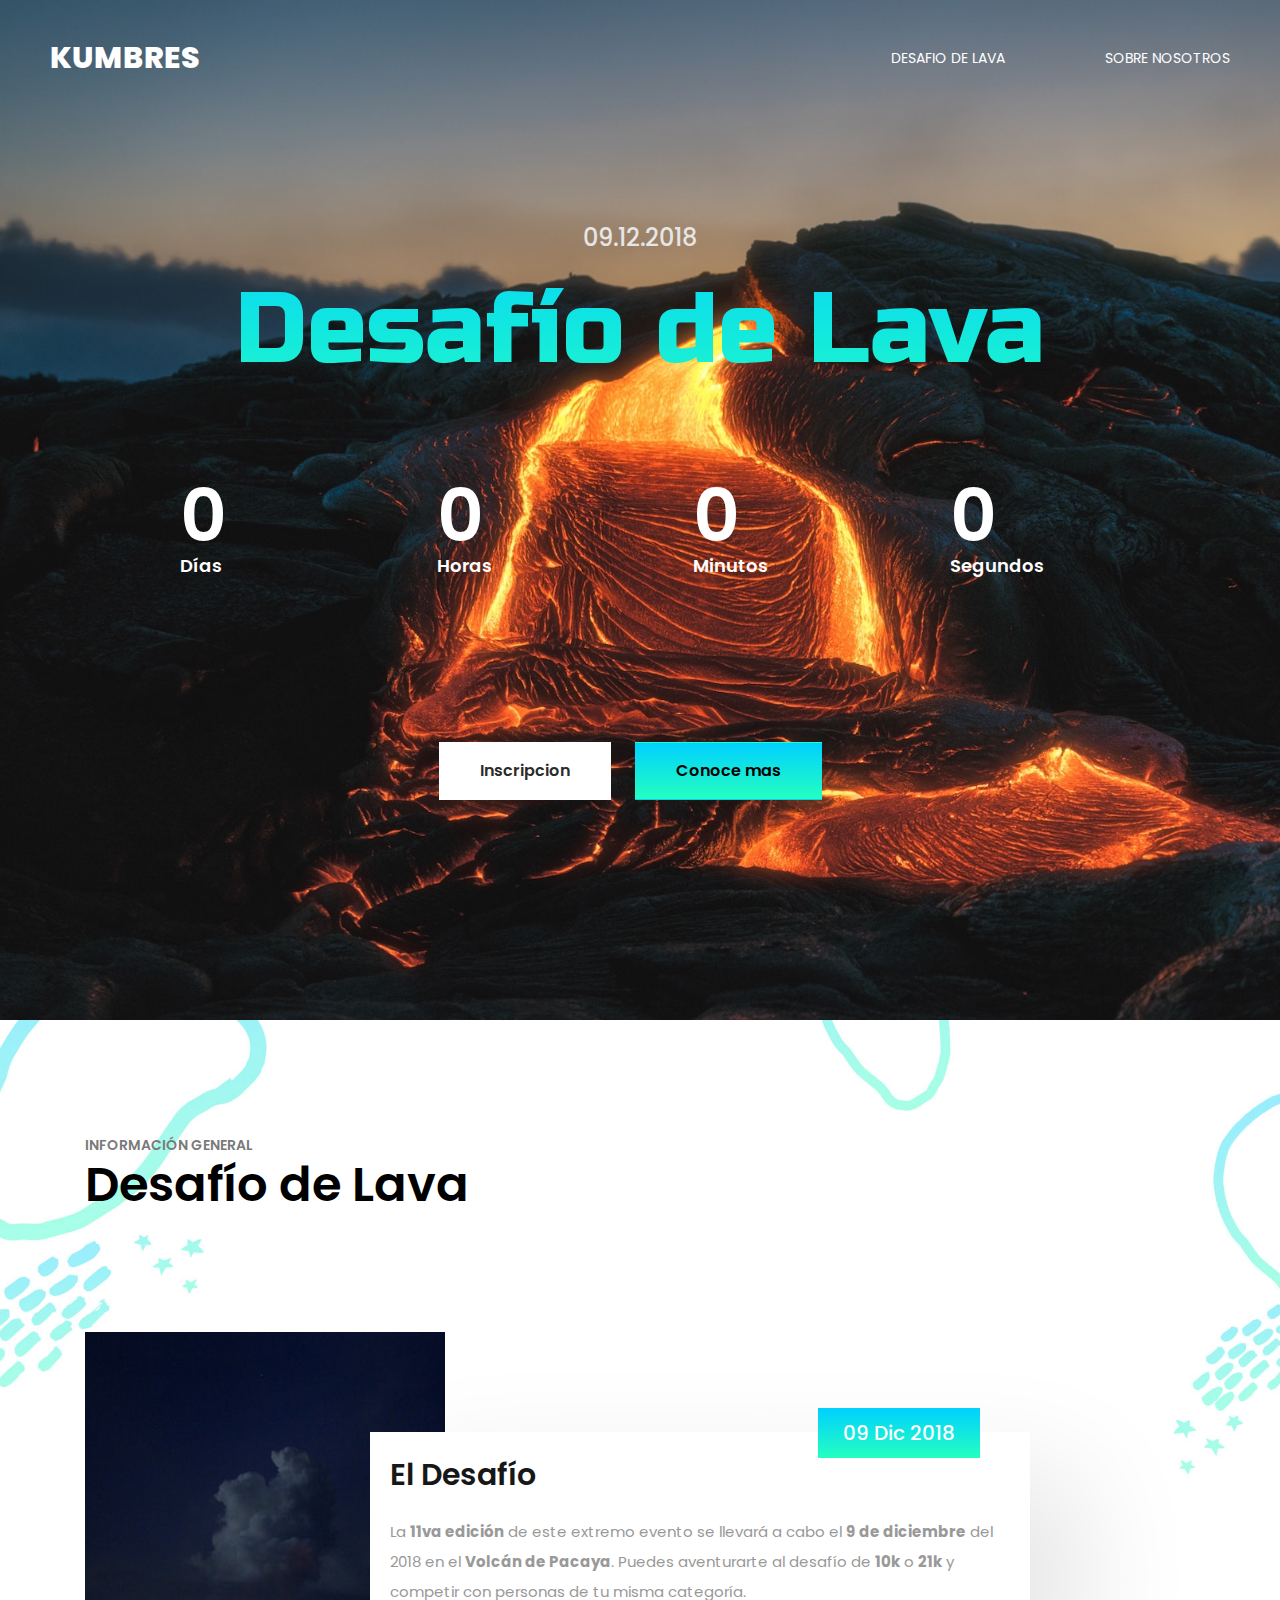
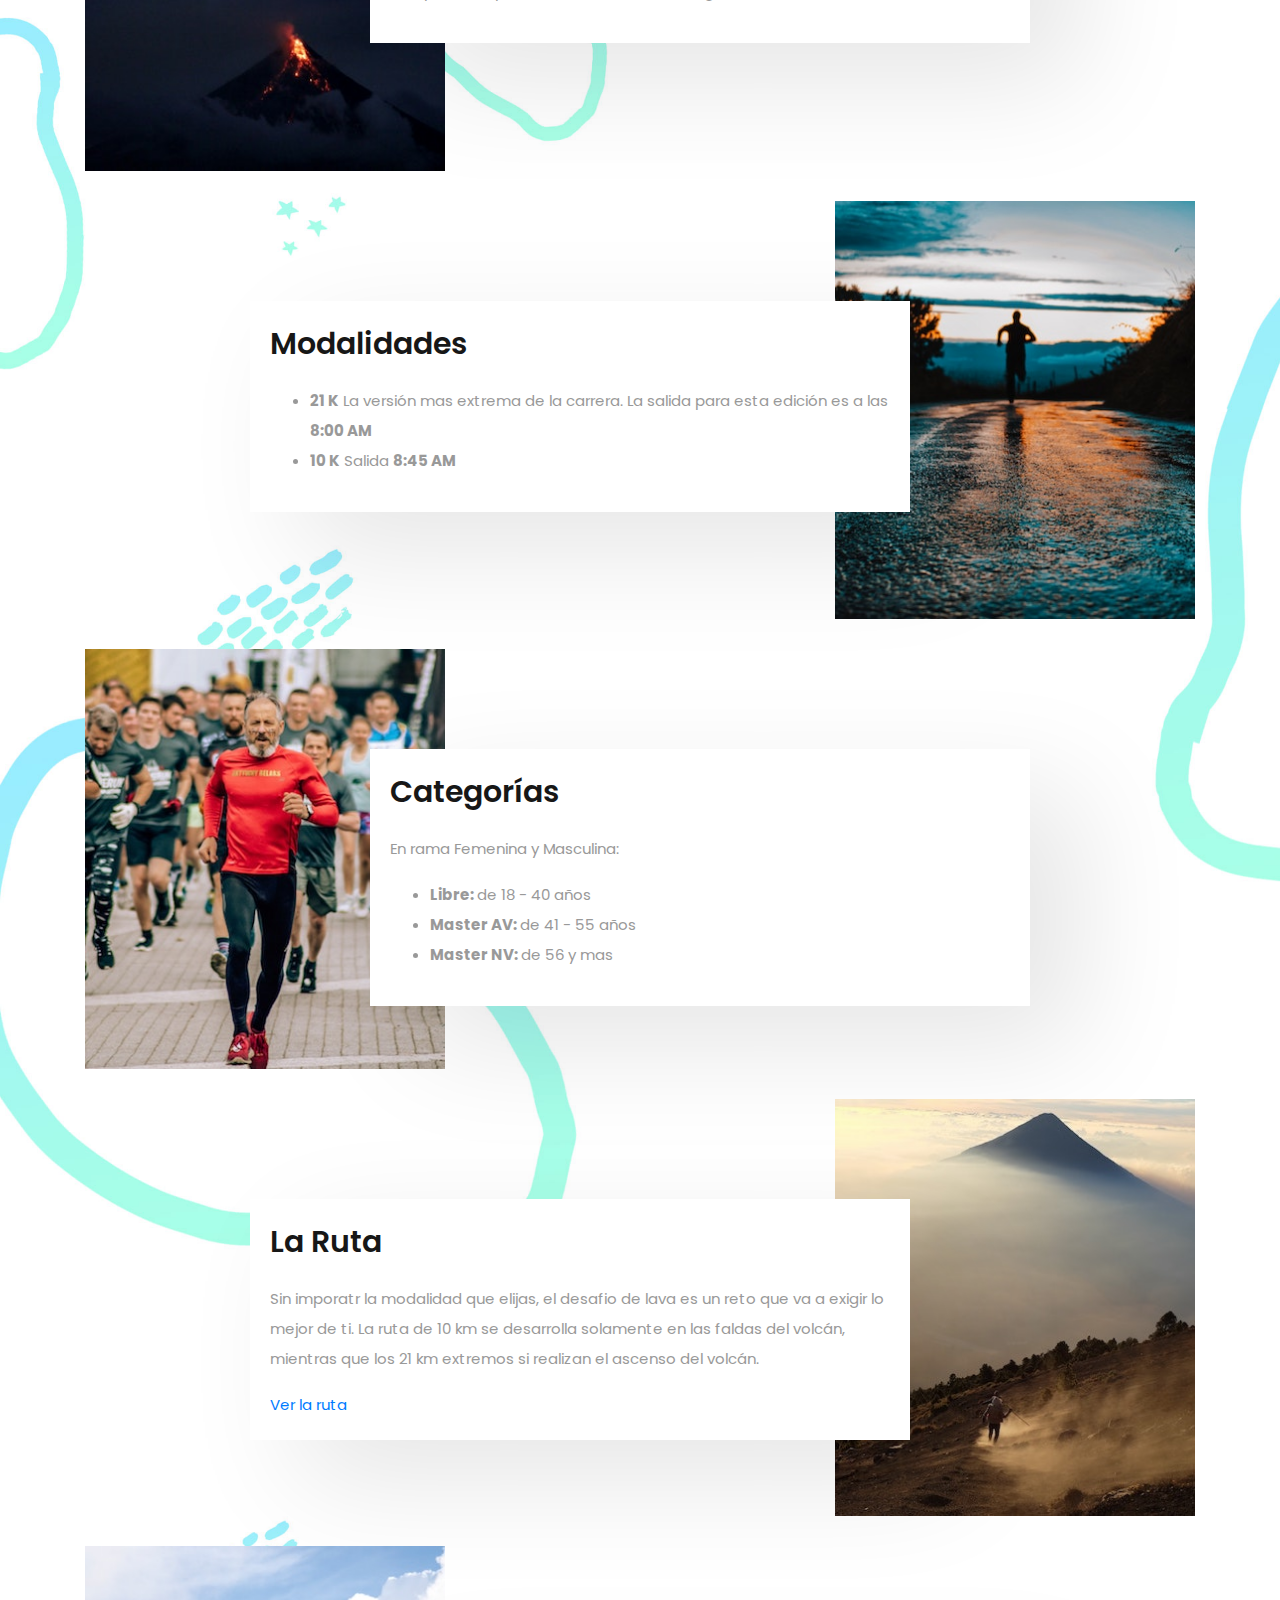
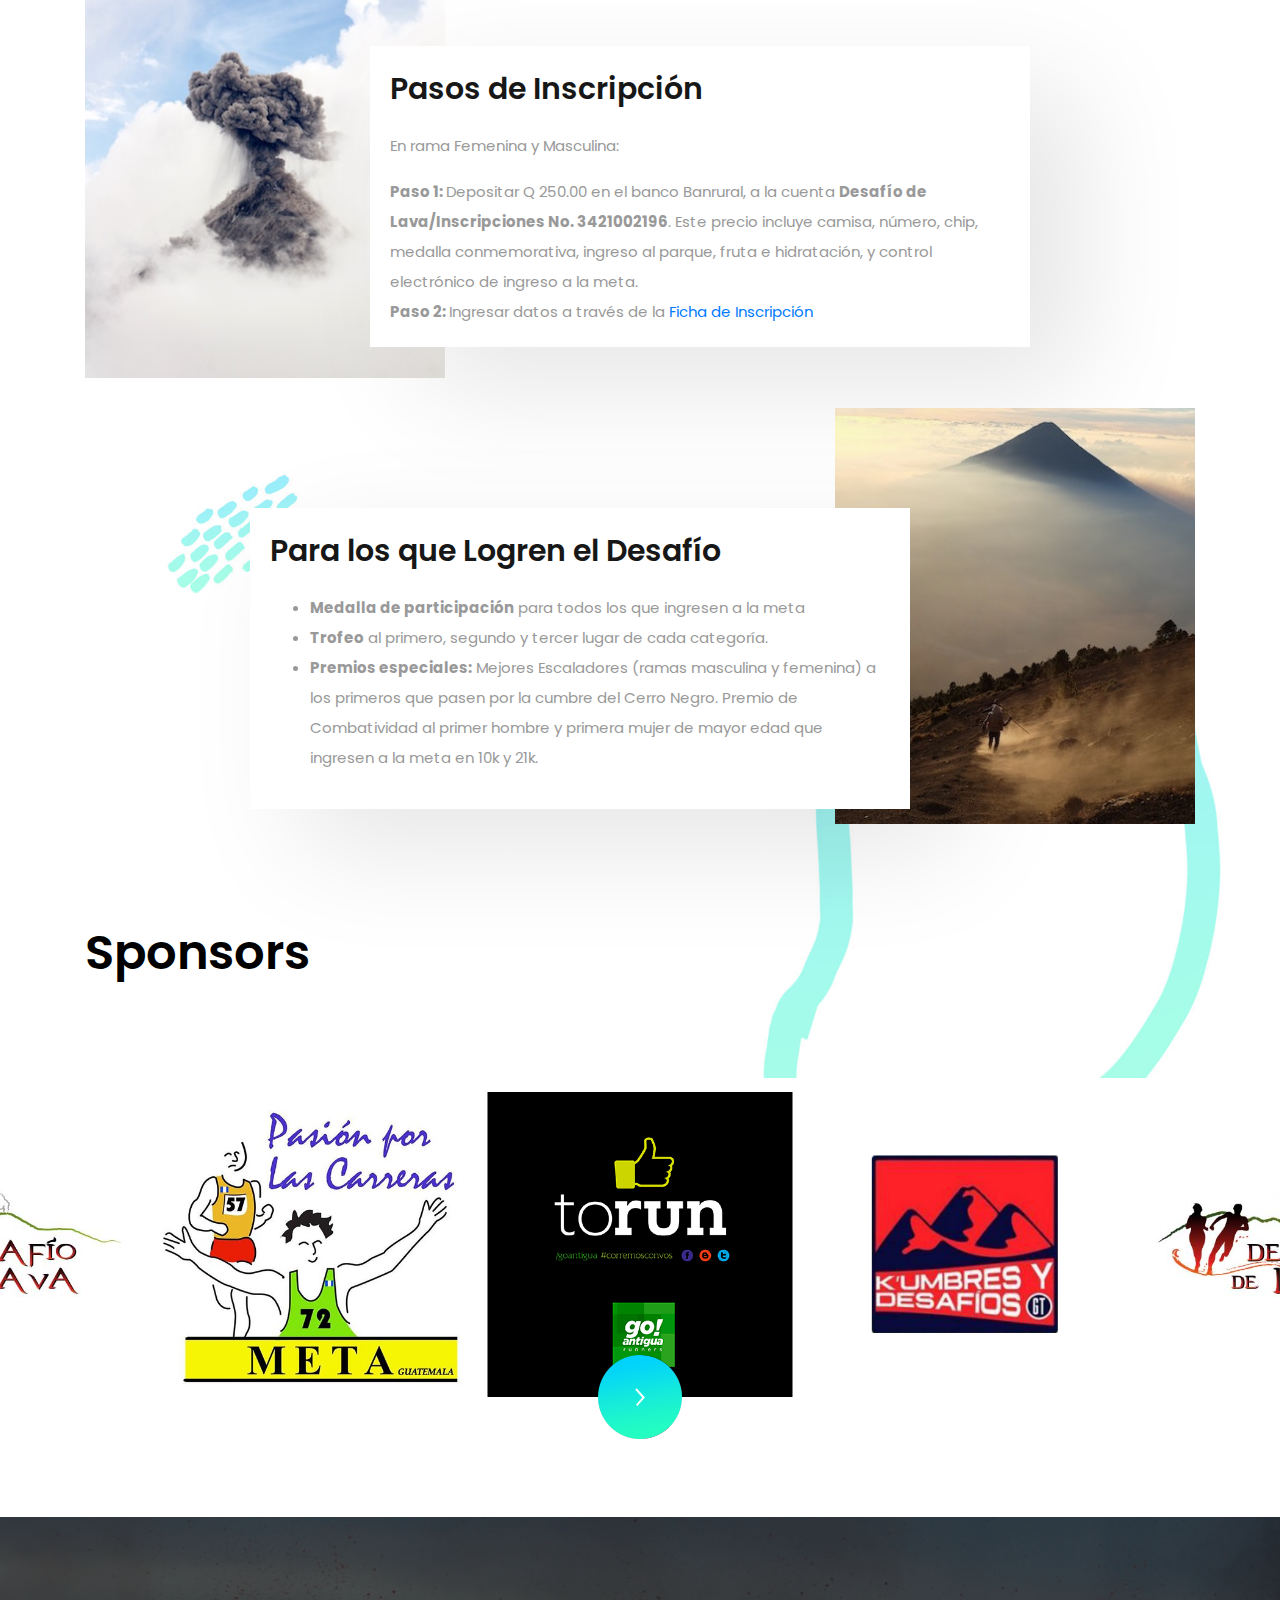
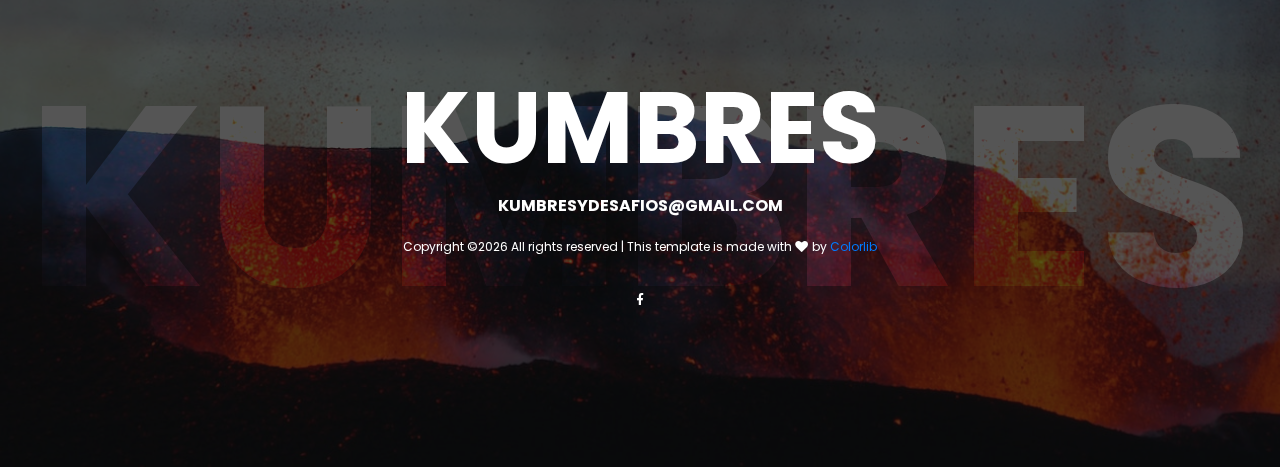
<file: sunfest/index.html>
<!DOCTYPE html>
<html lang="en" dir="ltr">
<head>
    <!-- Required meta tags -->
    <meta charset="utf-8">
    <meta name="viewport" content="width=device-width, initial-scale=1, shrink-to-fit=no">

    <title>Hello World!</title>

    <link href="https://fonts.googleapis.com/css?family=Poppins:300,400,500,600,700" rel="stylesheet">
    <link href="https://fonts.googleapis.com/css?family=Righteous" rel="stylesheet">
    <link href="https://fonts.googleapis.com/css?family=Russo+One" rel="stylesheet">

    <!-- Bootstrap CSS -->
    <link rel="stylesheet" href="css/bootstrap.min.css">

    <!-- FontAwesome CSS -->
    <link rel="stylesheet" href="css/fontawesome-all.min.css">

    <!-- Swiper CSS -->
    <link rel="stylesheet" href="css/swiper.min.css">

    <!-- Styles -->
    <link rel="stylesheet" href="style.css">
</head>

<body>
    <header class="site-header">
        <div class="header-bar">
            <div class="container-fluid">
                <div class="row align-items-center">
                    <div class="col-10 col-lg-4">
                        <h1 class="site-branding flex">
                            <a href="index.html">KUMBRES</a>
                        </h1>
                    </div>

                    <div class="col-2 col-lg-8">
                        <nav class="site-navigation">
                            <div class="hamburger-menu d-lg-none">
                                <span></span>
                                <span></span>
                                <span></span>
                                <span></span>
                            </div><!-- .hamburger-menu -->

                            <ul>                                
                                <li><a href="#info-desafio">DESAFIO DE LAVA</a></li>
                                <li><a href="about-us.html">SOBRE NOSOTROS</a></li>
                            </ul><!-- flex -->
                        </nav><!-- .site-navigation -->
                    </div><!-- .col-12 -->
                </div><!-- .row -->
            </div><!-- container-fluid -->
        </div><!-- header-bar -->
    </header><!-- .site-header -->

    <div class="hero-content">
        <div class="container">
            <div class="row">
                <div class="col-12 offset-lg-1 col-lg-10">
                    <div class="entry-header">
                        <h2>Desafío de Lava</h2>

                        <div class="entry-meta-date">
                            09.12.2018
                        </div><!-- .entry-meta-date -->
                    </div><!-- .entry-header -->

                    <div class="countdown flex flex-wrap justify-content-between" data-date="2018/12/09">
                        <div class="countdown-holder">
                            <div class="dday"></div>
                            <label>Días</label>
                        </div><!-- .countdown-holder -->

                        <div class="countdown-holder">
                            <div class="dhour"></div>
                            <label>Horas</label>
                        </div><!-- .countdown-holder -->

                        <div class="countdown-holder">
                            <div class="dmin"></div>
                            <label>Minutos</label>
                        </div><!-- .countdown-holder -->

                        <div class="countdown-holder">
                            <div class="dsec"></div>
                            <label>Segundos</label>
                        </div><!-- .countdown-holder -->
                    </div><!-- .countdown -->
                </div><!-- .col-12 -->
            </div><!-- row -->

            <div class="row">
                <div class="col-12 ">
                    <div class="entry-footer">
                        <a target="_blank" rel="noopener noreferrer" href='https://goo.gl/forms/j2ss2PMVMJCc50Nk1' class="btn">Inscripcion</a>
                        <a href="#info-desafio" class="btn current">Conoce mas</a>
                    </div>
                </div>
            </div>
        </div><!-- .container -->
    </div><!-- .hero-content -->

    <div id="info-desafio" class="content-section">           
        <div class="container">
            <div class="row">
                <div class="col-12">
                    <div class="lineup-artists-headline">
                        <div class="entry-title">
                            <p>INFORMACIÓN GENERAL</p>
                            <h2>Desafío de Lava</h2>
                        </div><!-- entry-title -->

                        <div class="lineup-artists">
                            <div class="lineup-artists-wrap flex flex-wrap">
                                <figure class="featured-image">
                                    <a href="#"> <img src="images/volcan-eruption.jpg" alt=""></a>
                                </figure><!-- featured-image -->

                                <div class="lineup-artists-description">
                                    <div class="lineup-artists-description-container">
                                        <div class="entry-title">
                                            El Desafío
                                        </div><!-- entry-title -->

                                        <div class="entry-content">
                                            <p>
                                                La <b>11va edición</b> de este extremo evento se llevará a cabo
                                                el <b>9 de diciembre</b> del 2018 en el <b>Volcán de Pacaya</b>.
                                                Puedes aventurarte al desafío de <b>10k</b> o <b>21k</b> y
                                                competir con personas de tu misma categoría.
                                            </p>                                
                                        </div><!-- entry-content -->

                                        <div class="box-link-date">
                                            09 Dic 2018
                                        </div><!-- box-link -->
                                    </div><!-- lineup-artists-description-container -->
                                </div><!-- lineup-artists-description -->
                            </div><!-- lineup-artists-wrap -->

                            <div class="lineup-artists-wrap flex flex-wrap">
                                <div class="lineup-artists-description">
                                    <figure class="featured-image d-md-none">
                                        <a href="#"> <img src="images/mathew-kane.jpg" alt=""> </a>
                                    </figure><!-- featured-image -->

                                    <div class="lineup-artists-description-container">
                                        <div class="entry-title">
                                            Modalidades
                                        </div><!-- entry-title -->

                                        <div class="entry-content">
                                            <ul>
                                                <li>
                                                    <b>21 K</b> La versión mas extrema de la carrera. La salida para
                                                    esta edición es a las <b>8:00 AM</b>
                                                </li>
                                                <li>
                                                    <b>10 K</b> Salida <b>8:45 AM</b>
                                                </li>
                                            </ul>
                                        </div><!-- entry-content -->                                
                                    </div><!-- lineup-artists-description-container -->
                                </div><!-- lineup-artists-description -->

                                <figure class="featured-image d-none d-md-block">
                                    <a href="#"> <img src="images/modalidades.jpg" alt=""> </a>
                                </figure><!-- featured-image -->
                            </div><!-- lineup-artists-wrap -->

                            <div class="lineup-artists-wrap flex flex-wrap">
                                <figure class="featured-image">
                                    <a href="#"> <img src="images/categorias.jpg" alt=""> </a>
                                </figure><!-- featured-image -->

                                <div class="lineup-artists-description">
                                    <div class="lineup-artists-description-container">
                                        <div class="entry-title">
                                            Categorías
                                        </div><!-- entry-title -->

                                        <div class="entry-content">
                                            <p>En rama Femenina y Masculina:</p>
                                            <ul>
                                                <li><b>Libre: </b> de 18 - 40 años</li>
                                                <li><b>Master AV: </b> de 41 - 55 años</li>
                                                <li><b>Master NV: </b> de 56 y mas</li>
                                            </ul>
                                        </div><!-- entry-content -->
                                    </div><!-- lineup-artists-description-container -->
                                </div><!-- lineup-artists-description -->
                            </div><!-- lineup-artists-wrap -->
                            
                            <div class="lineup-artists-wrap flex flex-wrap">
                                <div class="lineup-artists-description">
                                    <figure class="featured-image d-md-none">
                                        <a href="#"> <img src="images/mathew-kane.jpg" alt=""> </a>
                                    </figure><!-- featured-image -->

                                    <div class="lineup-artists-description-container">
                                        <div class="entry-title">
                                            La Ruta
                                        </div><!-- entry-title -->

                                        <div class="entry-content">
                                            <p>Sin imporatr la modalidad que elijas, el desafio de lava es un reto
                                            que va a exigir lo mejor de ti. La ruta de 10 km se desarrolla solamente
                                            en las faldas del volcán, mientras que los 21 km extremos si realizan el
                                            ascenso del volcán.</p>
                                            <a target="_blank" rel="noopener noreferrer" href='http://www.kumbresguatemala.com/wp-content/uploads/2014/11/Mapa-Desafio-2014.pdf'>Ver la ruta</a>
                                        </div><!-- entry-content -->
                                    </div><!-- lineup-artists-description-container -->
                                </div><!-- lineup-artists-description -->

                                <figure class="featured-image d-none d-md-block">
                                    <a href="#"> <img src="images/ruta.jpg" alt=""> </a>
                                </figure><!-- featured-image -->
                            </div><!-- lineup-artists-wrap -->
                            
                            <div class="lineup-artists-wrap flex flex-wrap">
                                <figure class="featured-image">
                                    <a href="#"> <img src="images/pasos-inscripcion.jpg" alt=""> </a>
                                </figure><!-- featured-image -->

                                <div class="lineup-artists-description">
                                    <div class="lineup-artists-description-container">
                                        <div class="entry-title">
                                            Pasos de Inscripción
                                        </div><!-- entry-title -->

                                        <div class="entry-content">
                                            <p>En rama Femenina y Masculina:</p>
                                            <b>Paso 1: </b> Depositar Q 250.00 en el banco Banrural, a la cuenta <b>Desafío de Lava/Inscripciones  No.  3421002196</b>. Este precio incluye camisa, número, chip, medalla conmemorativa, ingreso al parque, fruta e hidratación, y control electrónico de ingreso a la meta.<br>
                                            <b>Paso 2: </b> Ingresar datos a través de la <a target="_blank" rel="noopener noreferrer" href='https://goo.gl/forms/j2ss2PMVMJCc50Nk1'>Ficha de Inscripción</a>
                                        </div><!-- entry-content -->
                                    </div><!-- lineup-artists-description-container -->
                                </div><!-- lineup-artists-description -->
                            </div><!-- lineup-artists-wrap -->
                            
                            <div class="lineup-artists-wrap flex flex-wrap">
                                <div class="lineup-artists-description">
                                    <figure class="featured-image d-md-none">
                                        <a href="#"> <img src="images/mathew-kane.jpg" alt=""> </a>
                                    </figure><!-- featured-image -->

                                    <div class="lineup-artists-description-container">
                                        <div class="entry-title">
                                            Para los que Logren el Desafío
                                        </div><!-- entry-title -->

                                        <div class="entry-content">
                                            <ul>
                                                <li><b>Medalla de participación</b> para todos los que ingresen a la meta</li>
                                                <li><b>Trofeo</b> al primero, segundo y tercer lugar de cada categoría.</li>
                                                <li><b>Premios especiales:</b> Mejores Escaladores (ramas masculina y femenina) a los primeros que pasen por la cumbre del Cerro Negro. Premio de Combatividad al primer hombre y primera mujer de mayor edad que ingresen a la meta en 10k y 21k.</li>
                                            </ul>
                                        </div><!-- entry-content -->
                                    </div><!-- lineup-artists-description-container -->
                                </div><!-- lineup-artists-description -->

                                <figure class="featured-image d-none d-md-block">
                                    <a href="#"> <img src="images/ruta.jpg" alt=""> </a>
                                </figure><!-- featured-image -->
                            </div><!-- lineup-artists-wrap -->
                        </div><!-- lineup-artists -->
                    </div><!-- lineup-artists-headline -->
                </div><!-- col-12 -->
            </div><!-- row -->            
        </div><!-- container -->


        <div class="homepage-next-events">
            <div class="container">
                <div class="row">
                    <div class="col-12">
                        <div class="entry-title">
                            <p></p>
                            <h2>Sponsors</h2>
                        </div><!-- entry-title -->
                    </div><!-- col-12 -->
                </div><!-- row -->
            </div><!-- container -->

            <div class="next-event-slider-wrap">
                <div class="swiper-container next-event-slider">
                    <div class="swiper-wrapper">
                        <div class="swiper-slide">
                            <div class="next-event-content">
                                <figure class="featured-image">
                                    <img src="images/like-to-run-500-x-500-pixeles.gif" alt="">
                                </figure><!-- featured-image -->
                            </div><!-- next-event-content -->
                        </div><!-- swiper-slide" -->

                        <div class="swiper-slide">
                            <div class="next-event-content">
                                <figure class="featured-image">
                                    <img src="images/Kumbres-2016-500x500.png" alt="">
                                </figure><!-- featured-image -->
                            </div><!-- next-event-content -->
                        </div><!-- swiper-slide" -->

                        <div class="swiper-slide">
                            <div class="next-event-content">
                                <figure class="featured-image">
                                    <img src="images/ku-1.jpg" alt="">                                    
                                </figure><!-- featured-image -->
                            </div><!-- next-event-content -->
                        </div><!-- swiper-slide" -->

                        <div class="swiper-slide">
                            <div class="next-event-content">
                                <figure class="featured-image">
                                    <img src="images/500x500-pasion.jpg" alt="">
                                </figure><!-- featured-image -->
                            </div><!-- next-event-content -->
                        </div><!-- swiper-slide" -->
                    </div><!-- .swiper-wrapper -->
                </div><!-- .swiper-container -->

                <div class="swiper-button-next">
                    <img src="images/button.png" alt="">
                </div><!-- .slider-button -->
            </div><!-- .next-event-slider-wrap -->
        </div><!-- homepage-next-events -->
    </div>

    <footer class="site-footer">
        <div class="footer-cover-title flex justify-content-center align-items-center">
            <h2>KUMBRES</h2>
        </div><!-- .site-footer -->

        <div class="footer-content-wrapper">
            <div class="container">
                <div class="row">
                    <div class="col-12">
                        <div class="entry-title">
                            <a href="#">KUMBRES</a>
                        </div><!-- entry-title -->

                        <div class="entry-mail">
                            <a href="mailto:kumbresydesafios@gmail.com">KUMBRESYDESAFIOS@GMAIL.COM</a>
                        </div><!-- .entry-mail -->

                        <div class="copyright-info">
                            <!-- Link back to Colorlib can't be removed. Template is licensed under CC BY 3.0. -->
Copyright &copy;<script>document.write(new Date().getFullYear());</script> All rights reserved | This template is made with <i class="fa fa-heart" aria-hidden="true"></i> by <a href="https://colorlib.com" target="_blank">Colorlib</a>
<!-- Link back to Colorlib can't be removed. Template is licensed under CC BY 3.0. -->
                        </div><!-- copyright-info -->

                        <div class="footer-social">
                            <ul class="flex justify-content-center align-items-center">
                                <li><a href="https://www.facebook.com/kumbresydesafios/"><i class="fab fa-facebook-f"></i></a></li>                               
                            </ul>
                        </div><!-- footer-social -->
                    </div><!-- col -->
                </div><!-- row -->
            </div><!-- container -->
        </div><!-- footer-content-wrapper -->
    </footer><!-- site-footer -->

    <script type='text/javascript' src='js/jquery.js'></script>
    <script type='text/javascript' src='js/masonry.pkgd.min.js'></script>
    <script type='text/javascript' src='js/jquery.collapsible.min.js'></script>
    <script type='text/javascript' src='js/swiper.min.js'></script>
    <script type='text/javascript' src='js/jquery.countdown.min.js'></script>
    <script type='text/javascript' src='js/circle-progress.min.js'></script>
    <script type='text/javascript' src='js/jquery.countTo.min.js'></script>
    <script type='text/javascript' src='js/custom.js'></script>
</body>
</html>
</file>
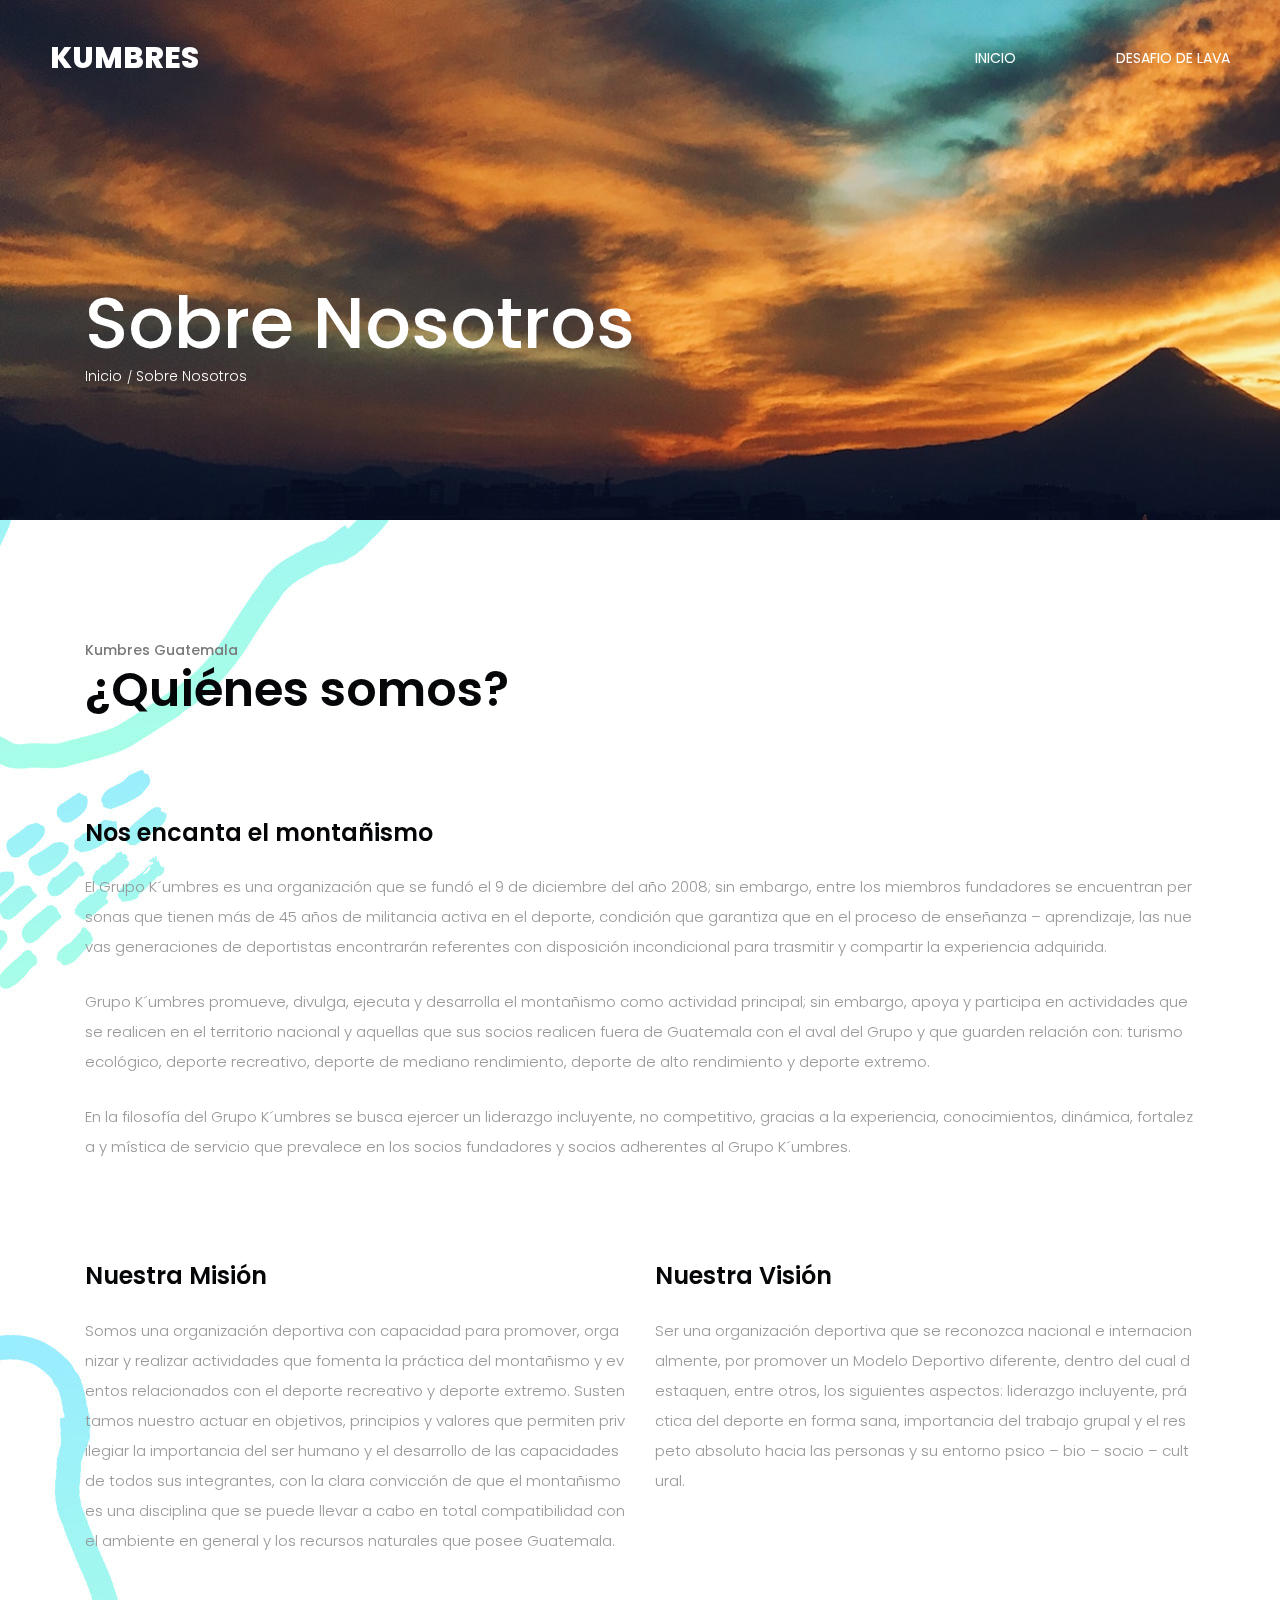
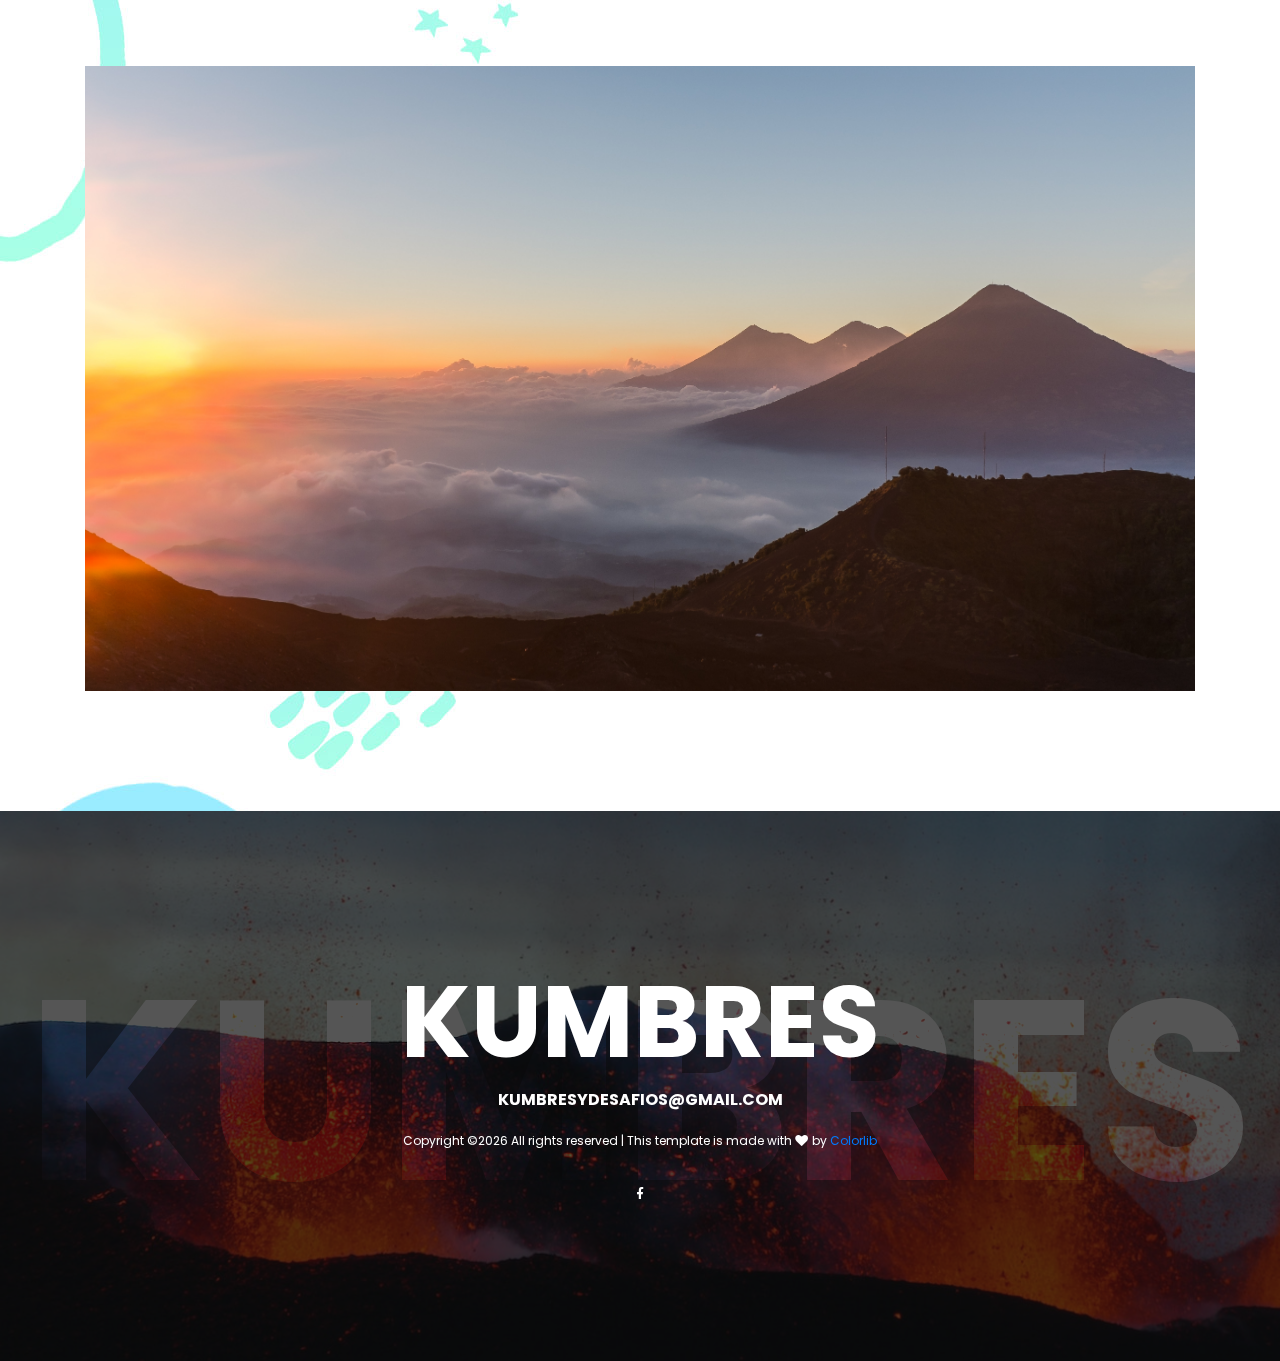
<file: sunfest/about-us.html>
<!DOCTYPE html>
<html lang="en" dir="ltr">
<head>
    <!-- Required meta tags -->
    <meta charset="utf-8">
    <meta name="viewport" content="width=device-width, initial-scale=1, shrink-to-fit=no">

    <title>Kumbres Guatemala</title>

    <link href="https://fonts.googleapis.com/css?family=Poppins:300,400,500,600,700" rel="stylesheet">
    <!-- Bootstrap CSS -->
    <link rel="stylesheet" href="css/bootstrap.min.css">

    <!-- FontAwesome CSS -->
    <link rel="stylesheet" href="css/fontawesome-all.min.css">

    <!-- Swiper CSS -->
    <link rel="stylesheet" href="css/swiper.min.css">

    <!-- Styles -->
    <link rel="stylesheet" href="style.css">
</head>
<body class="about-us">
    <header class="site-header">
        <div class="header-bar">
            <div class="container-fluid">
                <div class="row align-items-center">
                    <div class="col-10 col-lg-3">
                        <h1 class="site-branding flex">
                            <a href="index.html">KUMBRES</a>
                        </h1>
                    </div>

                    <div class="col-2 col-lg-9">
                        <nav class="site-navigation">
                            <div class="hamburger-menu d-lg-none">
                                <span></span>
                                <span></span>
                                <span></span>
                                <span></span>
                            </div><!-- .hamburger-menu -->

                            <ul>
                                <li><a href="index.html">INICIO</a></li>
                                <li><a href="index.html#info-desafio">DESAFIO DE LAVA</a></li>
                            </ul><!-- flex -->
                        </nav><!-- .site-navigation -->
                    </div><!-- .col-12 -->
                </div><!-- .row -->
            </div><!-- container-fluid -->
        </div><!-- header-bar -->
    </header><!-- .site-header -->

    <div class="page-header">
        <div class="container">
            <div class="row">
                <div class="col-12">
                    <div class="entry-header">
                        <h2 class="entry-title">Sobre Nosotros</h2>

                        <ul class="breadcrumbs flex align-items-center">
                            <li><a href="index.html">Inicio</a></li>
                            <li>Sobre Nosotros</li>
                        </ul><!-- .breadcrumbs -->
                    </div><!-- .entry-header -->
                </div><!-- .col-12 -->
            </div><!-- .row -->
        </div><!-- .container -->
    </div><!-- .page-header -->

    <div class="main-content">
        <div class="container">
            <div class="entry-header">
                <div class="entry-title">
                    <p>Kumbres Guatemala</p>
                    <h2>¿Quiénes somos?</h2>
                </div><!-- -->
            </div><!-- -->
            <div class="entry-content">
                <div class="row">
                    <div class="col-12">
                        <div class="entry-header">
                            <h3>Nos encanta el montañismo</h3>
                        </div><!-- -->

                        <div class="entry-description">
                            <p>El Grupo K´umbres es una organización que se fundó el 9 de diciembre del año 2008; sin embargo, entre los miembros fundadores se encuentran personas que tienen más de 45 años de militancia activa en el deporte, condición que garantiza que en el proceso de enseñanza – aprendizaje, las nuevas generaciones de deportistas encontrarán referentes con disposición incondicional para trasmitir y compartir la experiencia adquirida.</p>

                            <p>Grupo K´umbres promueve, divulga, ejecuta y desarrolla el montañismo como actividad principal; sin embargo, apoya y participa en actividades que se realicen en el territorio nacional y aquellas que sus socios realicen fuera de Guatemala con el aval del Grupo y que guarden relación con: turismo ecológico, deporte recreativo, deporte de mediano rendimiento, deporte de alto rendimiento y deporte extremo.</p>

                            <p>En la filosofía del Grupo K´umbres se busca ejercer un liderazgo incluyente, no competitivo, gracias a la experiencia, conocimientos, dinámica, fortaleza y mística de servicio que prevalece en los socios fundadores y socios adherentes al Grupo K´umbres.</p>
                        </div><!-- entry-description -->
                    </div><!-- col-6 -->
                </div><!-- row -->
            </div>
            <div class="entry-content">
                <div class="row">
                    <div class="col-12 col-lg-6">
                        <div class="entry-header">
                            <h3>Nuestra Misión</h3>
                        </div><!-- -->

                        <div class="entry-description">
                            <p>Somos una organización deportiva con capacidad para promover, organizar y realizar actividades que fomenta la práctica del montañismo y eventos relacionados con el deporte recreativo y deporte extremo. Sustentamos nuestro actuar en objetivos, principios y valores que permiten privilegiar la importancia del ser humano y el desarrollo de las capacidades de todos sus integrantes, con la clara convicción de que el montañismo es una disciplina que se puede llevar a cabo en total compatibilidad con el ambiente en general y los recursos naturales que posee Guatemala.</p>
                        </div><!-- entry-description -->
                    </div><!-- col-6 -->

                    <div class="col-12 col-lg-6 mt-5 mt-lg-0">
                        <div class="entry-header">
                            <h3>Nuestra Visión</h3>
                        </div><!-- -->

                        <div class="entry-description">
                            <p>Ser una organización deportiva que se reconozca nacional e internacionalmente, por promover un Modelo Deportivo diferente, dentro del cual destaquen, entre otros, los siguientes aspectos: liderazgo incluyente, práctica del deporte en forma sana, importancia del trabajo grupal y el respeto absoluto hacia las personas y su entorno psico – bio – socio – cultural.</p>
                        </div><!-- entry-description -->
                    </div><!-- col-6 -->
                </div><!-- row -->
            </div><!-- entry-content -->

            <figure class="featured-image">
                <img src="images/christopher-crouzet-654292-unsplash.jpg" alt="party people">
            </figure>
        </div><!-- container -->
    </div><!-- main-content -->

    <footer class="site-footer">
        <div class="footer-cover-title flex justify-content-center align-items-center">
            <h2>KUMBRES</h2>
        </div><!-- .site-footer -->

        <div class="footer-content-wrapper">
            <div class="container">
                <div class="row">
                    <div class="col-12">
                        <div class="entry-title">
                            <a href="index.html">KUMBRES</a>
                        </div><!-- entry-title -->

                        <div class="entry-mail">
                            <a href="mailto:kumbresydesafios@gmail.com">KUMBRESYDESAFIOS@GMAIL.COM</a>
                        </div><!-- .entry-mail -->

                        <div class="copyright-info">
                            <!-- Link back to Colorlib can't be removed. Template is licensed under CC BY 3.0. -->
Copyright &copy;<script>document.write(new Date().getFullYear());</script> All rights reserved | This template is made with <i class="fa fa-heart" aria-hidden="true"></i> by <a href="https://colorlib.com" target="_blank">Colorlib</a>
<!-- Link back to Colorlib can't be removed. Template is licensed under CC BY 3.0. -->
                        </div><!-- copyright-info -->

                        <div class="footer-social">
                            <ul class="flex justify-content-center align-items-center">
                                <li><a href="#"><i class="fab fa-facebook-f"></i></a></li>
                            </ul>
                        </div><!-- footer-social -->
                    </div><!-- col -->
                </div><!-- row -->
            </div><!-- container -->
        </div><!-- footer-content-wrapper -->
    </footer><!-- site-footer -->

    <script type='text/javascript' src='js/jquery.js'></script>
    <script type='text/javascript' src='js/masonry.pkgd.min.js'></script>
    <script type='text/javascript' src='js/jquery.collapsible.min.js'></script>
    <script type='text/javascript' src='js/swiper.min.js'></script>
    <script type='text/javascript' src='js/jquery.countdown.min.js'></script>
    <script type='text/javascript' src='js/circle-progress.min.js'></script>
    <script type='text/javascript' src='js/jquery.countTo.min.js'></script>
    <script type='text/javascript' src='js/custom.js'></script>
</body>
</html>
</file>
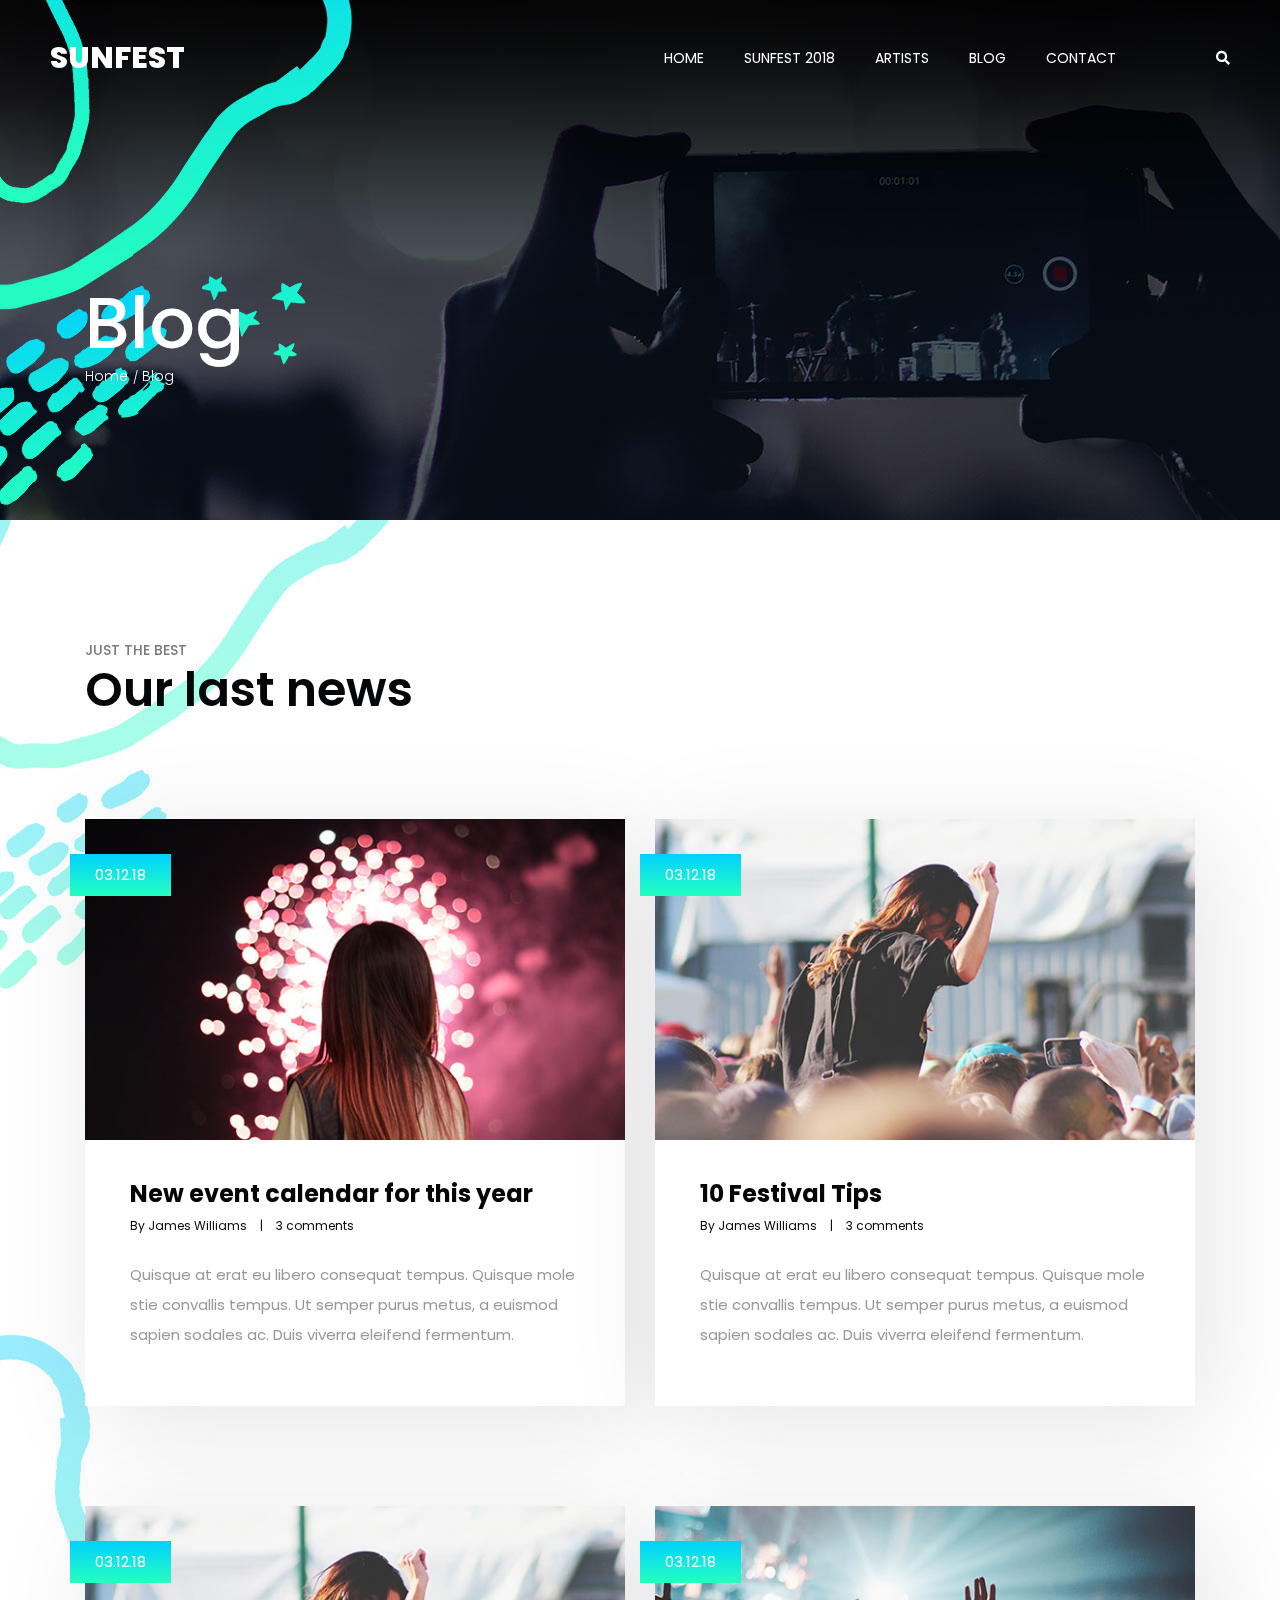
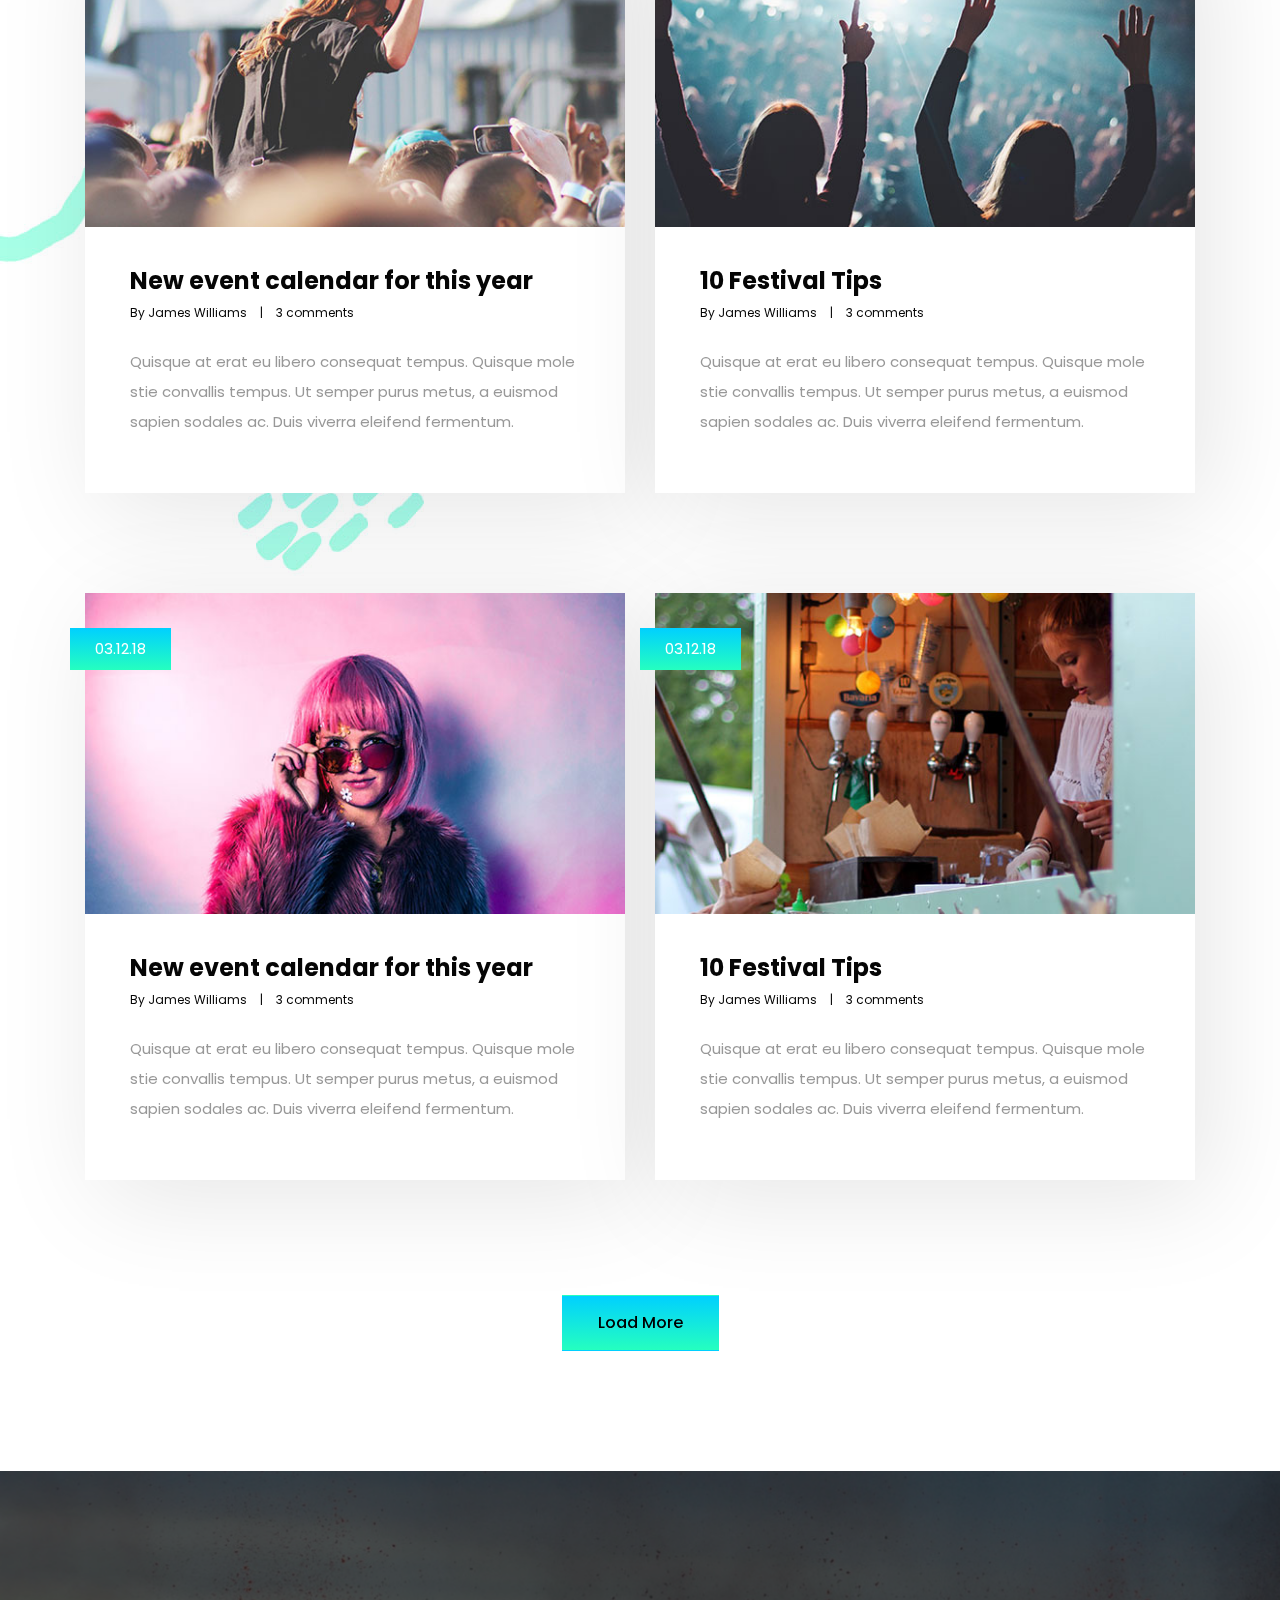
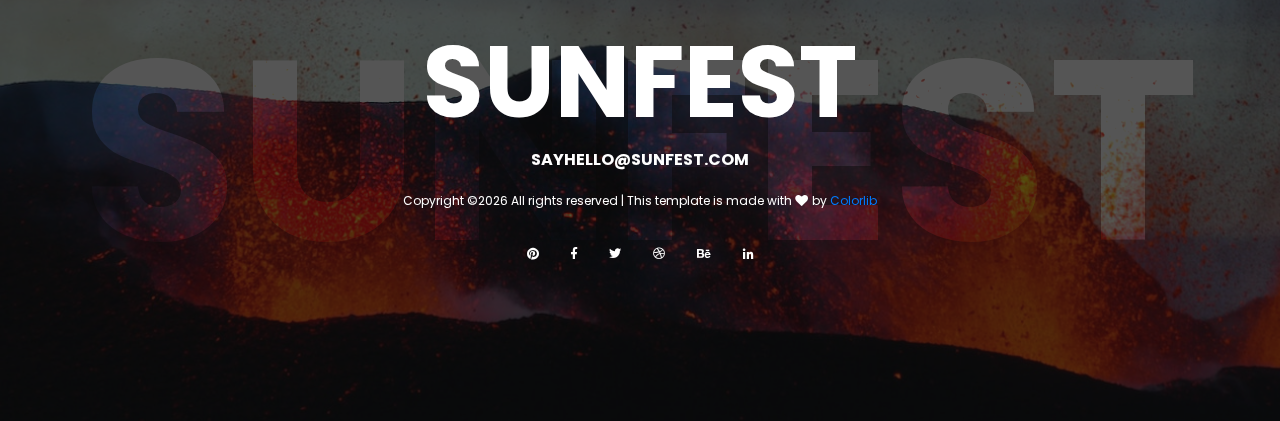
<file: sunfest/blog.html>
<!DOCTYPE html>
<html lang="en" dir="ltr">
<head>
    <!-- Required meta tags -->
    <meta charset="utf-8">
    <meta name="viewport" content="width=device-width, initial-scale=1, shrink-to-fit=no">

    <title>Hello World!</title>

    <link href="https://fonts.googleapis.com/css?family=Poppins:300,400,500,600,700" rel="stylesheet">
    <!-- Bootstrap CSS -->
    <link rel="stylesheet" href="css/bootstrap.min.css">

    <!-- FontAwesome CSS -->
    <link rel="stylesheet" href="css/fontawesome-all.min.css">

    <!-- Swiper CSS -->
    <link rel="stylesheet" href="css/swiper.min.css">

    <!-- Styles -->
    <link rel="stylesheet" href="style.css">
</head>
<body class="blog-page">
    <header class="site-header">
        <div class="header-bar">
            <div class="container-fluid">
                <div class="row align-items-center">
                    <div class="col-10 col-lg-4">
                        <h1 class="site-branding flex">
                            <a href="#">SUNFEST</a>
                        </h1>
                    </div>

                    <div class="col-2 col-lg-8">
                        <nav class="site-navigation">
                            <div class="hamburger-menu d-lg-none">
                                <span></span>
                                <span></span>
                                <span></span>
                                <span></span>
                            </div><!-- .hamburger-menu -->

                            <ul>
                                <li><a href="#">HOME</a></li>
                                <li><a href="#">SUNFEST 2018</a></li>
                                <li><a href="#">ARTISTS</a></li>
                                <li><a href="#">BLOG</a></li>
                                <li><a href="#">CONTACT</a></li>
                                <li><a href="#"><i class="fas fa-search"></i></a></li>
                            </ul><!-- flex -->
                        </nav><!-- .site-navigation -->
                    </div><!-- .col-12 -->
                </div><!-- .row -->
            </div><!-- container-fluid -->
        </div><!-- header-bar -->
    </header><!-- .site-header -->

    <div class="page-header">
        <div class="container">
            <div class="row">
                <div class="col-12">
                    <div class="entry-header">
                        <h2 class="entry-title">Blog</h2>

                        <ul class="breadcrumbs flex align-items-center">
                            <li><a href="#">Home</a></li>
                            <li>Blog</li>
                        </ul><!-- .breadcrumbs -->
                    </div><!-- entry-header -->
                </div><!-- col-12 -->
            </div><!-- row -->
        </div><!-- container -->
    </div><!-- page-header -->

    <div class="main-content">
        <div class="container">
            <div class="last-news">
                <div class="entry-header">
                    <div class="entry-title">
                        <p>JUST THE BEST</p>
                        <h2>Our last news</h2>
                    </div><!-- entry-title -->
                </div>

                <div class="row blog-list-page">
                    <div class="col-12 col-md-6 single-blog-content">
                        <div class="blog-content">
                            <figure class="featured-image">
                                <a href="#"> <img src="images/blog-image-1.jpg" alt="fesival+celebration"> </a>
                            </figure><!-- featured-image -->

                            <div class="box-link-date">
                                <a href="">03.12.18</a>
                            </div><!-- box-link-date -->

                            <div class="entry-content">
                                <div class="entry-header">
                                    <h2>New event calendar for this year</h2>
                                </div><!-- entry-header -->

                                <div class="entry-meta">
                                    <span class="author-name"><a href="#">By James Williams</a></span>
                                    <span class="space">|</span>
                                    <span class="comments-count"><a href="#">3 comments</a></span>
                                </div><!-- entry-meta -->

                                <div class="entry-description">
                                    <p>Quisque at erat eu libero consequat tempus. Quisque mole stie convallis tempus. Ut semper purus metus, a euismod sapien sodales ac. Duis viverra eleifend fermentum.</p>
                                </div><!-- entry-description -->
                            </div><!-- entry-content -->
                        </div>
                    </div><!-- col-6 -->

                    <div class="col-12 col-md-6 single-blog-content">
                        <div class="blog-content">
                            <figure class="featured-image">
                                <a href="#"> <img src="images/blog-image-2.jpg" alt="fesival+celebration"> </a>
                            </figure><!-- featured-image -->

                            <div class="box-link-date">
                                <a href="">03.12.18</a>
                            </div><!-- box-link-date -->

                            <div class="entry-content">
                                <div class="entry-header">
                                    <h2>10 Festival Tips</h2>
                                </div><!-- entry-header -->

                                <div class="entry-meta">
                                    <span class="author-name"><a href="#">By James Williams</a></span>
                                    <span class="space">|</span>
                                    <span class="comments-count"><a href="#">3 comments</a></span>
                                </div><!-- entry-meta -->

                                <div class="entry-description">
                                    <p>Quisque at erat eu libero consequat tempus. Quisque mole stie convallis tempus. Ut semper purus metus, a euismod sapien sodales ac. Duis viverra eleifend fermentum.</p>
                                </div><!-- entry-description -->
                            </div><!-- entry-content -->
                        </div>
                    </div><!-- col-6 -->

                    <div class="col-12 col-md-6 single-blog-content">
                        <div class="blog-content">
                            <figure class="featured-image">
                                <a href="#"> <img src="images/blog-image-3.jpg" alt="fesival+celebration"> </a>
                            </figure><!-- featured-image -->

                            <div class="box-link-date">
                                <a href="">03.12.18</a>
                            </div><!-- box-link-date -->

                            <div class="entry-content">
                                <div class="entry-header">
                                    <h2>New event calendar for this year</h2>
                                </div><!-- entry-header -->

                                <div class="entry-meta">
                                    <span class="author-name"><a href="#">By James Williams</a></span>
                                    <span class="space">|</span>
                                    <span class="comments-count"><a href="#">3 comments</a></span>
                                </div><!-- entry-meta -->

                                <div class="entry-description">
                                    <p>Quisque at erat eu libero consequat tempus. Quisque mole stie convallis tempus. Ut semper purus metus, a euismod sapien sodales ac. Duis viverra eleifend fermentum.</p>
                                </div><!-- entry-description -->
                            </div><!-- entry-content -->
                        </div>
                    </div><!-- col-6 -->

                    <div class="col-12 col-md-6 single-blog-content">
                        <div class="blog-content">
                            <figure class="featured-image">
                                <a href="#"> <img src="images/blog-image-4.jpg" alt="fesival+celebration"> </a>
                            </figure><!-- featured-image -->

                            <div class="box-link-date">
                                <a href="">03.12.18</a>
                            </div><!-- box-link-date -->

                            <div class="entry-content">
                                <div class="entry-header">
                                    <h2>10 Festival Tips</h2>
                                </div><!-- entry-header -->

                                <div class="entry-meta">
                                    <span class="author-name"><a href="#">By James Williams</a></span>
                                    <span class="space">|</span>
                                    <span class="comments-count"><a href="#">3 comments</a></span>
                                </div><!-- entry-meta -->

                                <div class="entry-description">
                                    <p>Quisque at erat eu libero consequat tempus. Quisque mole stie convallis tempus. Ut semper purus metus, a euismod sapien sodales ac. Duis viverra eleifend fermentum.</p>
                                </div><!-- entry-description -->
                            </div><!-- entry-content -->
                        </div>
                    </div><!-- col-6 -->

                    <div class="col-12 col-md-6 single-blog-content">
                        <div class="blog-content">
                            <figure class="featured-image">
                                <a href="#"> <img src="images/blog-image-5.jpg" alt="fesival+celebration"> </a>
                            </figure><!-- featured-image -->

                            <div class="box-link-date">
                                <a href="">03.12.18</a>
                            </div><!-- box-link-date -->

                            <div class="entry-content">
                                <div class="entry-header">
                                    <h2>New event calendar for this year</h2>
                                </div><!-- entry-header -->

                                <div class="entry-meta">
                                    <span class="author-name"><a href="#">By James Williams</a></span>
                                    <span class="space">|</span>
                                    <span class="comments-count"><a href="#">3 comments</a></span>
                                </div><!-- entry-meta -->

                                <div class="entry-description">
                                    <p>Quisque at erat eu libero consequat tempus. Quisque mole stie convallis tempus. Ut semper purus metus, a euismod sapien sodales ac. Duis viverra eleifend fermentum.</p>
                                </div><!-- entry-description -->
                            </div><!-- entry-content -->
                        </div>
                    </div><!-- col-6 -->

                    <div class="col-12 col-md-6 single-blog-content">
                        <div class="blog-content">
                            <figure class="featured-image">
                                <a href="#"> <img src="images/blog-image-6.jpg" alt="fesival+celebration"> </a>
                            </figure><!-- featured-image -->

                            <div class="box-link-date">
                                <a href="">03.12.18</a>
                            </div><!-- box-link-date -->

                            <div class="entry-content">
                                <div class="entry-header">
                                    <h2>10 Festival Tips</h2>
                                </div><!-- entry-header -->

                                <div class="entry-meta">
                                    <span class="author-name"><a href="#">By James Williams</a></span>
                                    <span class="space">|</span>
                                    <span class="comments-count"><a href="#">3 comments</a></span>
                                </div><!-- entry-meta -->

                                <div class="entry-description">
                                    <p>Quisque at erat eu libero consequat tempus. Quisque mole stie convallis tempus. Ut semper purus metus, a euismod sapien sodales ac. Duis viverra eleifend fermentum.</p>
                                </div><!-- entry-description -->
                            </div><!-- entry-content -->
                        </div>
                    </div><!-- col-6 -->


                    <div class="col-12 col-md-6 single-blog-content">
                        <div class="blog-content">
                            <figure class="featured-image">
                                <a href="#"> <img src="images/blog-image-1.jpg" alt="fesival+celebration"> </a>
                            </figure><!-- featured-image -->

                            <div class="box-link-date">
                                <a href="">03.12.18</a>
                            </div><!-- box-link-date -->

                            <div class="entry-content">
                                <div class="entry-header">
                                    <h2>New event calendar for this year</h2>
                                </div><!-- entry-header -->

                                <div class="entry-meta">
                                    <span class="author-name"><a href="#">By James Williams</a></span>
                                    <span class="space">|</span>
                                    <span class="comments-count"><a href="#">3 comments</a></span>
                                </div><!-- entry-meta -->

                                <div class="entry-description">
                                    <p>Quisque at erat eu libero consequat tempus. Quisque mole stie convallis tempus. Ut semper purus metus, a euismod sapien sodales ac. Duis viverra eleifend fermentum.</p>
                                </div><!-- entry-description -->
                            </div><!-- entry-content -->
                        </div>
                    </div><!-- col-6 -->

                    <div class="col-12 col-md-6 single-blog-content">
                        <div class="blog-content">
                            <figure class="featured-image">
                                <a href="#"> <img src="images/blog-image-2.jpg" alt="fesival+celebration"> </a>
                            </figure><!-- featured-image -->

                            <div class="box-link-date">
                                <a href="">03.12.18</a>
                            </div><!-- box-link-date -->

                            <div class="entry-content">
                                <div class="entry-header">
                                    <h2>10 Festival Tips</h2>
                                </div><!-- entry-header -->

                                <div class="entry-meta">
                                    <span class="author-name"><a href="#">By James Williams</a></span>
                                    <span class="space">|</span>
                                    <span class="comments-count"><a href="#">3 comments</a></span>
                                </div><!-- entry-meta -->

                                <div class="entry-description">
                                    <p>Quisque at erat eu libero consequat tempus. Quisque mole stie convallis tempus. Ut semper purus metus, a euismod sapien sodales ac. Duis viverra eleifend fermentum.</p>
                                </div><!-- entry-description -->
                            </div><!-- entry-content -->
                        </div>
                    </div><!-- col-6 -->

                    <div class="col-12 col-md-6 single-blog-content">
                        <div class="blog-content">
                            <figure class="featured-image">
                                <a href="#"> <img src="images/blog-image-3.jpg" alt="fesival+celebration"> </a>
                            </figure><!-- featured-image -->

                            <div class="box-link-date">
                                <a href="">03.12.18</a>
                            </div><!-- box-link-date -->

                            <div class="entry-content">
                                <div class="entry-header">
                                    <h2>New event calendar for this year</h2>
                                </div><!-- entry-header -->

                                <div class="entry-meta">
                                    <span class="author-name"><a href="#">By James Williams</a></span>
                                    <span class="space">|</span>
                                    <span class="comments-count"><a href="#">3 comments</a></span>
                                </div><!-- entry-meta -->

                                <div class="entry-description">
                                    <p>Quisque at erat eu libero consequat tempus. Quisque mole stie convallis tempus. Ut semper purus metus, a euismod sapien sodales ac. Duis viverra eleifend fermentum.</p>
                                </div><!-- entry-description -->
                            </div><!-- entry-content -->
                        </div>
                    </div><!-- col-6 -->

                    <div class="col-12 col-md-6 single-blog-content">
                        <div class="blog-content">
                            <figure class="featured-image">
                                <a href="#"> <img src="images/blog-image-4.jpg" alt="fesival+celebration"> </a>
                            </figure><!-- featured-image -->

                            <div class="box-link-date">
                                <a href="">03.12.18</a>
                            </div><!-- box-link-date -->

                            <div class="entry-content">
                                <div class="entry-header">
                                    <h2>10 Festival Tips</h2>
                                </div><!-- entry-header -->

                                <div class="entry-meta">
                                    <span class="author-name"><a href="#">By James Williams</a></span>
                                    <span class="space">|</span>
                                    <span class="comments-count"><a href="#">3 comments</a></span>
                                </div><!-- entry-meta -->

                                <div class="entry-description">
                                    <p>Quisque at erat eu libero consequat tempus. Quisque mole stie convallis tempus. Ut semper purus metus, a euismod sapien sodales ac. Duis viverra eleifend fermentum.</p>
                                </div><!-- entry-description -->
                            </div><!-- entry-content -->
                        </div>
                    </div><!-- col-6 -->

                    <div class="col-12 col-md-6 single-blog-content">
                        <div class="blog-content">
                            <figure class="featured-image">
                                <a href="#"> <img src="images/blog-image-5.jpg" alt="fesival+celebration"> </a>
                            </figure><!-- featured-image -->

                            <div class="box-link-date">
                                <a href="">03.12.18</a>
                            </div><!-- box-link-date -->

                            <div class="entry-content">
                                <div class="entry-header">
                                    <h2>New event calendar for this year</h2>
                                </div><!-- entry-header -->

                                <div class="entry-meta">
                                    <span class="author-name"><a href="#">By James Williams</a></span>
                                    <span class="space">|</span>
                                    <span class="comments-count"><a href="#">3 comments</a></span>
                                </div><!-- entry-meta -->

                                <div class="entry-description">
                                    <p>Quisque at erat eu libero consequat tempus. Quisque mole stie convallis tempus. Ut semper purus metus, a euismod sapien sodales ac. Duis viverra eleifend fermentum.</p>
                                </div><!-- entry-description -->
                            </div><!-- entry-content -->
                        </div>
                    </div><!-- col-6 -->

                    <div class="col-12 col-md-6 single-blog-content">
                        <div class="blog-content">
                            <figure class="featured-image">
                                <a href="#"> <img src="images/blog-image-6.jpg" alt="fesival+celebration"> </a>
                            </figure><!-- featured-image -->

                            <div class="box-link-date">
                                <a href="">03.12.18</a>
                            </div><!-- box-link-date -->

                            <div class="entry-content">
                                <div class="entry-header">
                                    <h2>10 Festival Tips</h2>
                                </div><!-- entry-header -->

                                <div class="entry-meta">
                                    <span class="author-name"><a href="#">By James Williams</a></span>
                                    <span class="space">|</span>
                                    <span class="comments-count"><a href="#">3 comments</a></span>
                                </div><!-- entry-meta -->

                                <div class="entry-description">
                                    <p>Quisque at erat eu libero consequat tempus. Quisque mole stie convallis tempus. Ut semper purus metus, a euismod sapien sodales ac. Duis viverra eleifend fermentum.</p>
                                </div><!-- entry-description -->
                            </div><!-- entry-content -->
                        </div>
                    </div><!-- col-6 -->


                    <div class="col-12 col-md-6 single-blog-content">
                        <div class="blog-content">
                            <figure class="featured-image">
                                <a href="#"> <img src="images/blog-image-1.jpg" alt="fesival+celebration"> </a>
                            </figure><!-- featured-image -->

                            <div class="box-link-date">
                                <a href="">03.12.18</a>
                            </div><!-- box-link-date -->

                            <div class="entry-content">
                                <div class="entry-header">
                                    <h2>New event calendar for this year</h2>
                                </div><!-- entry-header -->

                                <div class="entry-meta">
                                    <span class="author-name"><a href="#">By James Williams</a></span>
                                    <span class="space">|</span>
                                    <span class="comments-count"><a href="#">3 comments</a></span>
                                </div><!-- entry-meta -->

                                <div class="entry-description">
                                    <p>Quisque at erat eu libero consequat tempus. Quisque mole stie convallis tempus. Ut semper purus metus, a euismod sapien sodales ac. Duis viverra eleifend fermentum.</p>
                                </div><!-- entry-description -->
                            </div><!-- entry-content -->
                        </div>
                    </div><!-- col-6 -->

                    <div class="col-12 col-md-6 single-blog-content">
                        <div class="blog-content">
                            <figure class="featured-image">
                                <a href="#"> <img src="images/blog-image-2.jpg" alt="fesival+celebration"> </a>
                            </figure><!-- featured-image -->

                            <div class="box-link-date">
                                <a href="">03.12.18</a>
                            </div><!-- box-link-date -->

                            <div class="entry-content">
                                <div class="entry-header">
                                    <h2>10 Festival Tips</h2>
                                </div><!-- entry-header -->

                                <div class="entry-meta">
                                    <span class="author-name"><a href="#">By James Williams</a></span>
                                    <span class="space">|</span>
                                    <span class="comments-count"><a href="#">3 comments</a></span>
                                </div><!-- entry-meta -->

                                <div class="entry-description">
                                    <p>Quisque at erat eu libero consequat tempus. Quisque mole stie convallis tempus. Ut semper purus metus, a euismod sapien sodales ac. Duis viverra eleifend fermentum.</p>
                                </div><!-- entry-description -->
                            </div><!-- entry-content -->
                        </div>
                    </div><!-- col-6 -->

                    <div class="col-12 col-md-6 single-blog-content">
                        <div class="blog-content">
                            <figure class="featured-image">
                                <a href="#"> <img src="images/blog-image-3.jpg" alt="fesival+celebration"> </a>
                            </figure><!-- featured-image -->

                            <div class="box-link-date">
                                <a href="">03.12.18</a>
                            </div><!-- box-link-date -->

                            <div class="entry-content">
                                <div class="entry-header">
                                    <h2>New event calendar for this year</h2>
                                </div><!-- entry-header -->

                                <div class="entry-meta">
                                    <span class="author-name"><a href="#">By James Williams</a></span>
                                    <span class="space">|</span>
                                    <span class="comments-count"><a href="#">3 comments</a></span>
                                </div><!-- entry-meta -->

                                <div class="entry-description">
                                    <p>Quisque at erat eu libero consequat tempus. Quisque mole stie convallis tempus. Ut semper purus metus, a euismod sapien sodales ac. Duis viverra eleifend fermentum.</p>
                                </div><!-- entry-description -->
                            </div><!-- entry-content -->
                        </div>
                    </div><!-- col-6 -->

                    <div class="col-12 col-md-6 single-blog-content">
                        <div class="blog-content">
                            <figure class="featured-image">
                                <a href="#"> <img src="images/blog-image-4.jpg" alt="fesival+celebration"> </a>
                            </figure><!-- featured-image -->

                            <div class="box-link-date">
                                <a href="">03.12.18</a>
                            </div><!-- box-link-date -->

                            <div class="entry-content">
                                <div class="entry-header">
                                    <h2>10 Festival Tips</h2>
                                </div><!-- entry-header -->

                                <div class="entry-meta">
                                    <span class="author-name"><a href="#">By James Williams</a></span>
                                    <span class="space">|</span>
                                    <span class="comments-count"><a href="#">3 comments</a></span>
                                </div><!-- entry-meta -->

                                <div class="entry-description">
                                    <p>Quisque at erat eu libero consequat tempus. Quisque mole stie convallis tempus. Ut semper purus metus, a euismod sapien sodales ac. Duis viverra eleifend fermentum.</p>
                                </div><!-- entry-description -->
                            </div><!-- entry-content -->
                        </div>
                    </div><!-- col-6 -->

                    <div class="col-12 col-md-6 single-blog-content">
                        <div class="blog-content">
                            <figure class="featured-image">
                                <a href="#"> <img src="images/blog-image-5.jpg" alt="fesival+celebration"> </a>
                            </figure><!-- featured-image -->

                            <div class="box-link-date">
                                <a href="">03.12.18</a>
                            </div><!-- box-link-date -->

                            <div class="entry-content">
                                <div class="entry-header">
                                    <h2>New event calendar for this year</h2>
                                </div><!-- entry-header -->

                                <div class="entry-meta">
                                    <span class="author-name"><a href="#">By James Williams</a></span>
                                    <span class="space">|</span>
                                    <span class="comments-count"><a href="#">3 comments</a></span>
                                </div><!-- entry-meta -->

                                <div class="entry-description">
                                    <p>Quisque at erat eu libero consequat tempus. Quisque mole stie convallis tempus. Ut semper purus metus, a euismod sapien sodales ac. Duis viverra eleifend fermentum.</p>
                                </div><!-- entry-description -->
                            </div><!-- entry-content -->
                        </div>
                    </div><!-- col-6 -->

                    <div class="col-12 col-md-6 single-blog-content">
                        <div class="blog-content">
                            <figure class="featured-image">
                                <a href="#"> <img src="images/blog-image-6.jpg" alt="fesival+celebration"> </a>
                            </figure><!-- featured-image -->

                            <div class="box-link-date">
                                <a href="">03.12.18</a>
                            </div><!-- box-link-date -->

                            <div class="entry-content">
                                <div class="entry-header">
                                    <h2>10 Festival Tips</h2>
                                </div><!-- entry-header -->

                                <div class="entry-meta">
                                    <span class="author-name"><a href="#">By James Williams</a></span>
                                    <span class="space">|</span>
                                    <span class="comments-count"><a href="#">3 comments</a></span>
                                </div><!-- entry-meta -->

                                <div class="entry-description">
                                    <p>Quisque at erat eu libero consequat tempus. Quisque mole stie convallis tempus. Ut semper purus metus, a euismod sapien sodales ac. Duis viverra eleifend fermentum.</p>
                                </div><!-- entry-description -->
                            </div><!-- entry-content -->
                        </div>
                    </div><!-- col-6 -->

                    <div class="col-12 load-more flex justify-content-center">
                        <input type="submit" name="" value="Load More" class="btn">
                    </div>
                </div><!-- blog-list-page -->
            </div><!-- last-news -->
        </div><!-- container -->
    </div><!-- main-content -->

    <footer class="site-footer">
        <div class="footer-cover-title flex justify-content-center align-items-center">
            <h2>SUNFEST</h2>
        </div><!-- .site-footer -->

        <div class="footer-content-wrapper">
            <div class="container">
                <div class="row">
                    <div class="col-12">
                        <div class="entry-title">
                            <a href="#">SUNFEST</a>
                        </div><!-- entry-title -->

                        <div class="entry-mail">
                            <a href="#">SAYHELLO@SUNFEST.COM</a>
                        </div><!-- .entry-mail -->

                        <div class="copyright-info">
                            <!-- Link back to Colorlib can't be removed. Template is licensed under CC BY 3.0. -->
Copyright &copy;<script>document.write(new Date().getFullYear());</script> All rights reserved | This template is made with <i class="fa fa-heart" aria-hidden="true"></i> by <a href="https://colorlib.com" target="_blank">Colorlib</a>
<!-- Link back to Colorlib can't be removed. Template is licensed under CC BY 3.0. -->
                        </div><!-- copyright-info -->

                        <div class="footer-social">
                            <ul class="flex justify-content-center align-items-center">
                                <li><a href="#"><i class="fab fa-pinterest"></i></a></li>
                                <li><a href="#"><i class="fab fa-facebook-f"></i></a></li>
                                <li><a href="#"><i class="fab fa-twitter"></i></a></li>
                                <li><a href="#"><i class="fab fa-dribbble"></i></a></li>
                                <li><a href="#"><i class="fab fa-behance"></i></a></li>
                                <li><a href="#"><i class="fab fa-linkedin-in"></i></a></li>
                            </ul>
                        </div><!-- footer-social -->
                    </div><!-- col -->
                </div><!-- row -->
            </div><!-- container -->
        </div><!-- footer-content-wrapper -->
    </footer><!-- site-footer -->

    <script type='text/javascript' src='js/jquery.js'></script>
    <script type='text/javascript' src='js/masonry.pkgd.min.js'></script>
    <script type='text/javascript' src='js/jquery.collapsible.min.js'></script>
    <script type='text/javascript' src='js/swiper.min.js'></script>
    <script type='text/javascript' src='js/jquery.countdown.min.js'></script>
    <script type='text/javascript' src='js/circle-progress.min.js'></script>
    <script type='text/javascript' src='js/jquery.countTo.min.js'></script>
    <script type='text/javascript' src='js/custom.js'></script>
</body>
</html>
</file>
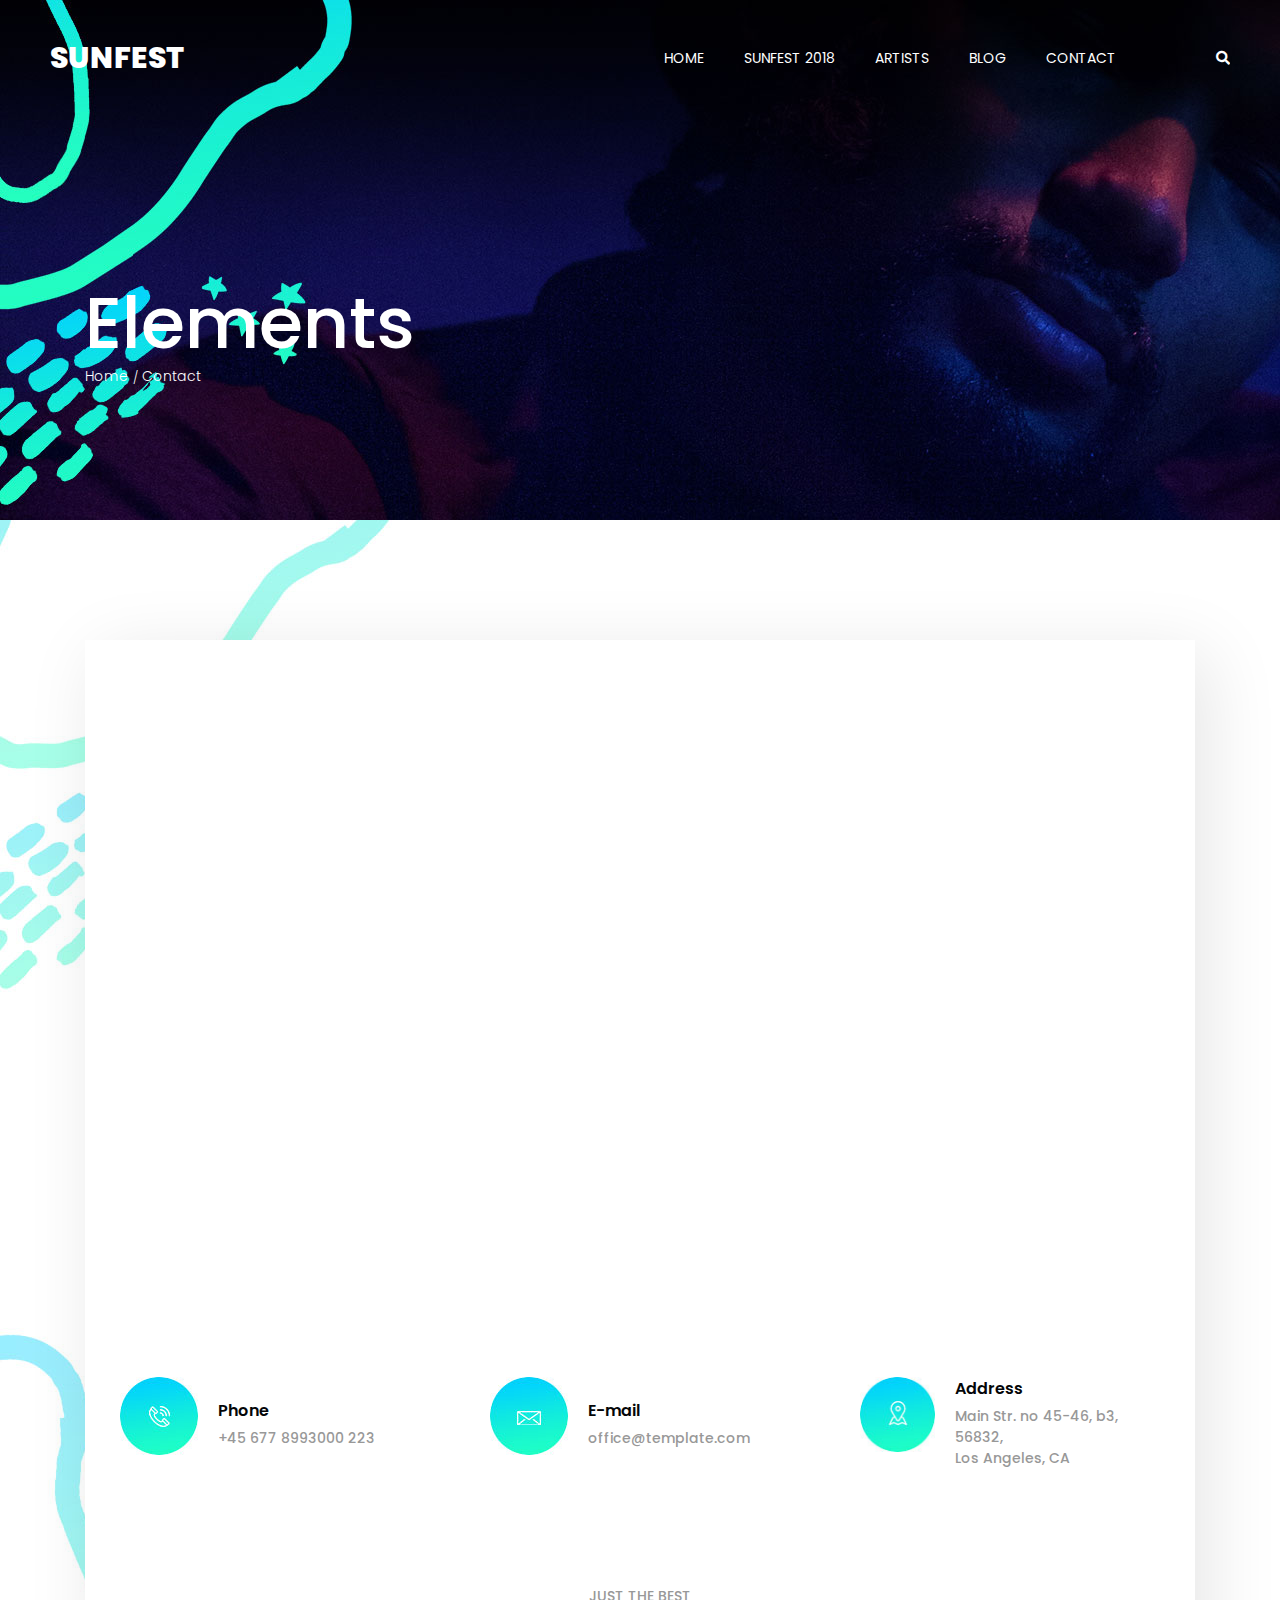
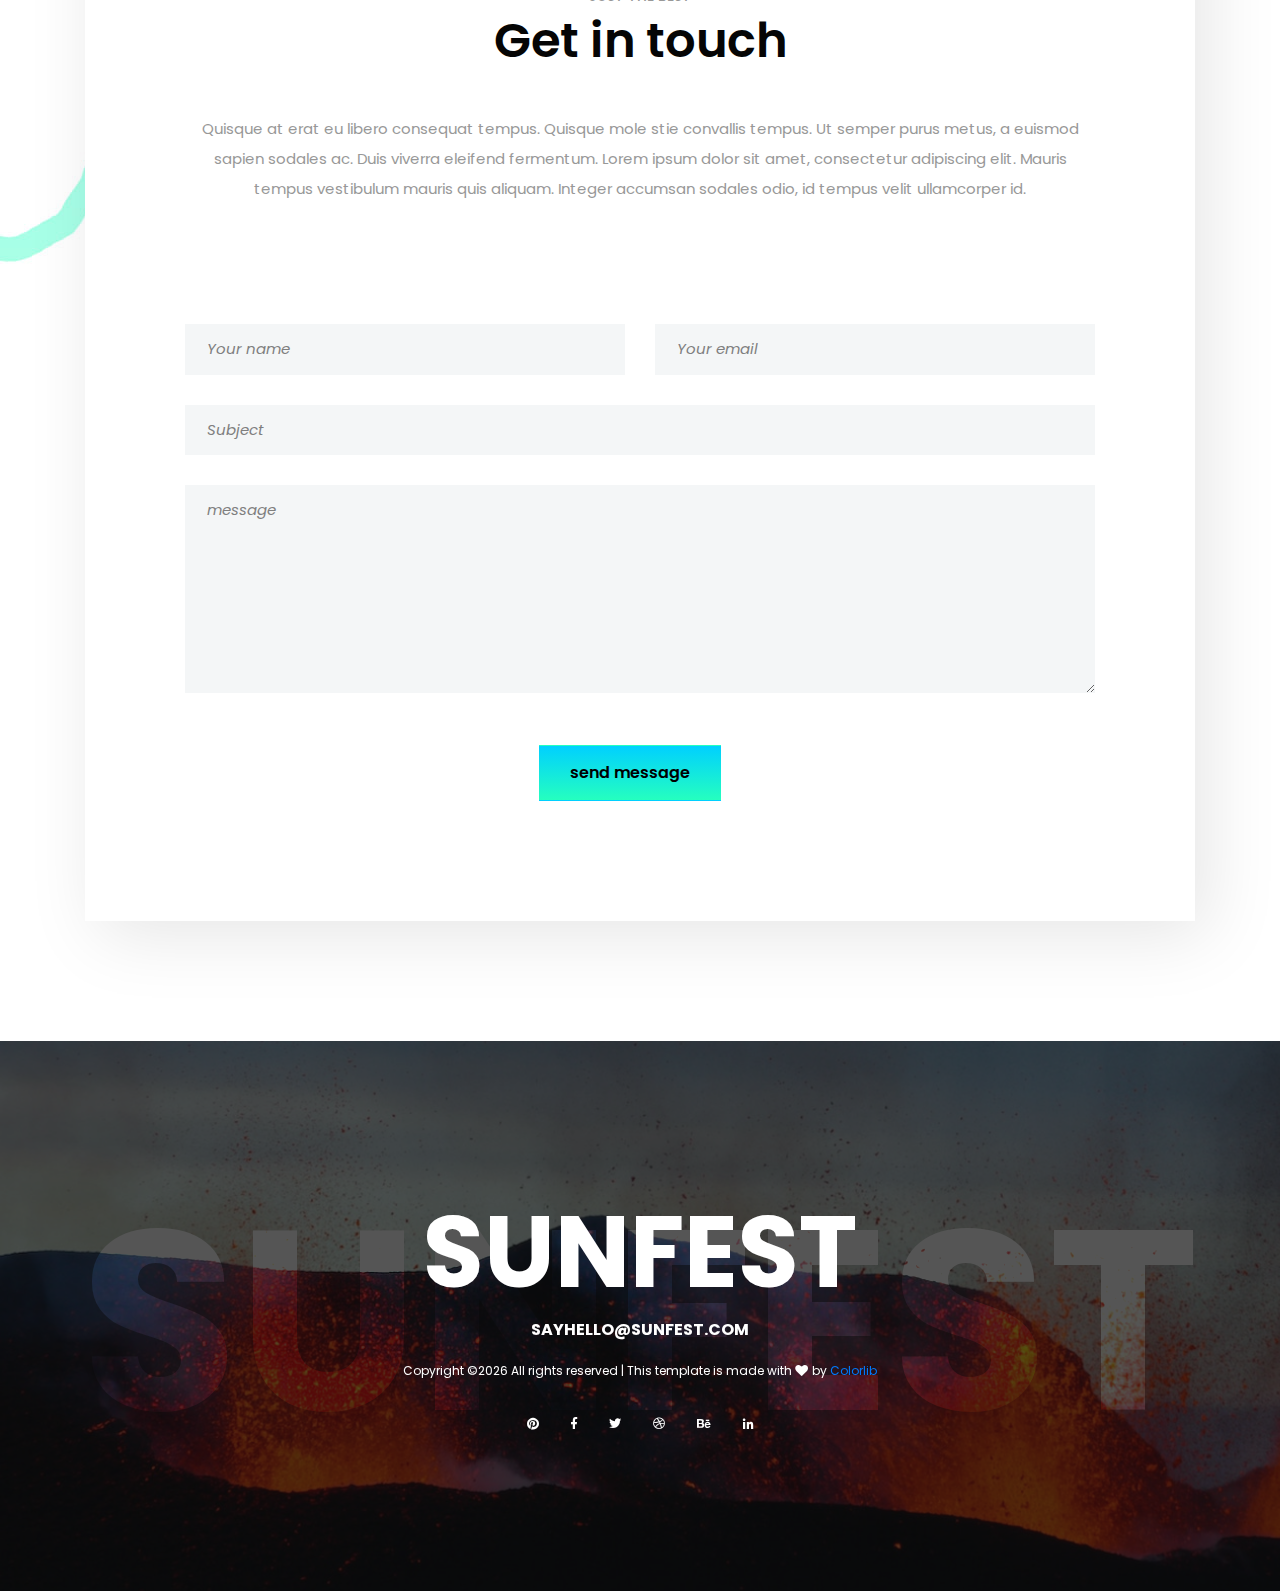
<file: sunfest/contact.html>
<!DOCTYPE html>
<html lang="en" dir="ltr">
<head>
    <!-- Required meta tags -->
    <meta charset="utf-8">
    <meta name="viewport" content="width=device-width, initial-scale=1, shrink-to-fit=no">

    <title>Hello World!</title>

    <link href="https://fonts.googleapis.com/css?family=Poppins:300,400,500,600,700" rel="stylesheet">
    <!-- Bootstrap CSS -->
    <link rel="stylesheet" href="css/bootstrap.min.css">

    <!-- FontAwesome CSS -->
    <link rel="stylesheet" href="css/fontawesome-all.min.css">

    <!-- Swiper CSS -->
    <link rel="stylesheet" href="css/swiper.min.css">

    <!-- Styles -->
    <link rel="stylesheet" href="style.css">
</head>

<body class="contact-page">
    <header class="site-header">
        <div class="header-bar">
            <div class="container-fluid">
                <div class="row align-items-center">
                    <div class="col-10 col-lg-4">
                        <h1 class="site-branding flex">
                            <a href="#">SUNFEST</a>
                        </h1>
                    </div>

                    <div class="col-2 col-lg-8">
                        <nav class="site-navigation">
                            <div class="hamburger-menu d-lg-none">
                                <span></span>
                                <span></span>
                                <span></span>
                                <span></span>
                            </div><!-- .hamburger-menu -->

                            <ul>
                                <li><a href="#">HOME</a></li>
                                <li><a href="#">SUNFEST 2018</a></li>
                                <li><a href="#">ARTISTS</a></li>
                                <li><a href="#">BLOG</a></li>
                                <li><a href="#">CONTACT</a></li>
                                <li><a href="#"><i class="fas fa-search"></i></a></li>
                            </ul><!-- flex -->
                        </nav><!-- .site-navigation -->
                    </div><!-- .col-12 -->
                </div><!-- .row -->
            </div><!-- container-fluid -->
        </div><!-- header-bar -->
    </header><!-- .site-header -->

    <div class="page-header">
        <div class="container">
            <div class="row">
                <div class="col-12">
                    <div class="entry-header">
                        <h2 class="entry-title">Elements</h2>

                        <ul class="breadcrumbs flex align-items-center">
                            <li><a href="#">Home</a></li>
                            <li>Contact</li>
                        </ul><!-- .breadcrumbs -->
                    </div><!-- entry-header -->
                </div><!-- col-12 -->
            </div><!-- row -->
        </div><!-- container -->
    </div><!-- page-header -->

    <div class="container">
        <div class="main-content">
            <div class="contact-page-map">
                <iframe id="gmap_canvas" src="https://maps.google.com/maps?q=university of san francisco&t=&z=15&ie=UTF8&iwloc=&output=embed" frameborder="0" scrolling="no" marginheight="0" marginwidth="0"></iframe>
            </div><!-- map -->

            <div class="contact-details">
                <div class="container">
                    <div class="row">
                        <div class="col-12 col-md-6 col-lg-4">
                            <div class="contact-medium flex align-items-center">
                                <figure class="contact-icon">
                                    <img src="images/phone.jpg" alt="phone icon">
                                </figure><!-- phone-icon -->

                                <div class="contact-content">
                                    <div class="entry-title">
                                        Phone
                                    </div><!-- entry-title -->
                                    <div class="entry-content">
                                        +45 677 8993000 223
                                    </div><!-- entry-content -->
                                </div><!-- phone-number -->
                            </div><!-- contact-phone -->
                        </div><!-- col-4 -->

                        <div class="col-12 col-md-6 col-lg-4 mt-5 mt-md-0">
                            <div class="contact-medium flex align-items-center">
                                <figure class="contact-icon">
                                    <img src="images/mail.jpg" alt="phone icon">
                                </figure><!-- phone-icon -->

                                <div class="contact-content">
                                    <div class="entry-title">
                                        E-mail
                                    </div><!-- entry-title -->
                                    <div class="entry-content">
                                        office@template.com
                                    </div><!-- entry-content -->
                                </div><!-- phone-number -->
                            </div><!-- contact-phone -->
                        </div><!-- col-4 -->

                        <div class="col-12 col-md-6 col-lg-4 mt-5 mt-lg-0">
                            <div class="contact-medium flex align-items-center">
                                <figure class="contact-icon">
                                    <img src="images/place.jpg" alt="phone icon">
                                </figure><!-- phone-icon -->

                                <div class="contact-content">
                                    <div class="entry-title">
                                        Address
                                    </div><!-- entry-title -->
                                    <div class="entry-content">
                                        Main Str. no 45-46, b3, 56832,<br>
                                        Los Angeles, CA
                                    </div><!-- entry-content -->
                                </div><!-- phone-number -->
                            </div><!-- contact-phone -->
                        </div><!-- col-4 -->
                    </div><!-- row -->
                </div>
            </div><!-- contact-details -->

            <div class="get-in-touch">
                <div class="entry-header">
                    <div class="entry-title">
                        <p>JUST THE BEST</p>
                        <h2>Get in touch</h2>
                    </div><!-- entry-title -->
                </div><!-- entry-header -->

                <div class="entry-content">
                    <p>Quisque at erat eu libero consequat tempus. Quisque mole stie convallis tempus.
                        Ut semper purus metus, a euismod sapien sodales ac. Duis viverra eleifend fermentum.
                         Lorem ipsum dolor sit amet, consectetur adipiscing elit. Mauris tempus vestibulum mauris quis aliquam.
                        Integer accumsan sodales odio, id tempus velit ullamcorper id.</p>
                </div><!-- entry-content -->

                <div class="contact-form">
                    <div class="row">
                        <div class="col-12 col-md-6">
                            <input type="text" placeholder="Your name">
                        </div><!-- col-4 -->

                        <div class="col-12 col-md-6">
                            <input type="email" placeholder="Your email">
                        </div><!-- col-6 -->

                        <div class="col-12">
                            <input type="text" placeholder="Subject">
                        </div>

                        <div class="col-12">
                            <textarea name="name" rows="8" cols="80" placeholder="message"></textarea>
                        </div>

                        <div class="col-12 submit flex justify-content-center">
                            <input type="submit" name="" value="send message" class="btn">
                        </div>

                    </div><!-- row -->
                </div><!-- contact-form -->
            </div><!-- newsletter-subscribe -->
        </div><!-- main-content -->
    </div><!-- container -->

    <footer class="site-footer">
        <div class="footer-cover-title flex justify-content-center align-items-center">
            <h2>SUNFEST</h2>
        </div><!-- .site-footer -->

        <div class="footer-content-wrapper">
            <div class="container">
                <div class="row">
                    <div class="col-12">
                        <div class="entry-title">
                            <a href="#">SUNFEST</a>
                        </div><!-- entry-title -->

                        <div class="entry-mail">
                            <a href="#">SAYHELLO@SUNFEST.COM</a>
                        </div><!-- .entry-mail -->

                        <div class="copyright-info">
                            <!-- Link back to Colorlib can't be removed. Template is licensed under CC BY 3.0. -->
Copyright &copy;<script>document.write(new Date().getFullYear());</script> All rights reserved | This template is made with <i class="fa fa-heart" aria-hidden="true"></i> by <a href="https://colorlib.com" target="_blank">Colorlib</a>
<!-- Link back to Colorlib can't be removed. Template is licensed under CC BY 3.0. -->
                        </div><!-- copyright-info -->

                        <div class="footer-social">
                            <ul class="flex justify-content-center align-items-center">
                                <li><a href="#"><i class="fab fa-pinterest"></i></a></li>
                                <li><a href="#"><i class="fab fa-facebook-f"></i></a></li>
                                <li><a href="#"><i class="fab fa-twitter"></i></a></li>
                                <li><a href="#"><i class="fab fa-dribbble"></i></a></li>
                                <li><a href="#"><i class="fab fa-behance"></i></a></li>
                                <li><a href="#"><i class="fab fa-linkedin-in"></i></a></li>
                            </ul>
                        </div><!-- footer-social -->
                    </div><!-- col -->
                </div><!-- row -->
            </div><!-- container -->
        </div><!-- footer-content-wrapper -->
    </footer><!-- site-footer -->

    <script type='text/javascript' src='js/jquery.js'></script>
    <script type='text/javascript' src='js/masonry.pkgd.min.js'></script>
    <script type='text/javascript' src='js/jquery.collapsible.min.js'></script>
    <script type='text/javascript' src='js/swiper.min.js'></script>
    <script type='text/javascript' src='js/jquery.countdown.min.js'></script>
    <script type='text/javascript' src='js/circle-progress.min.js'></script>
    <script type='text/javascript' src='js/jquery.countTo.min.js'></script>
    <script type='text/javascript' src='js/custom.js'></script>
</body>
</html>
</file>
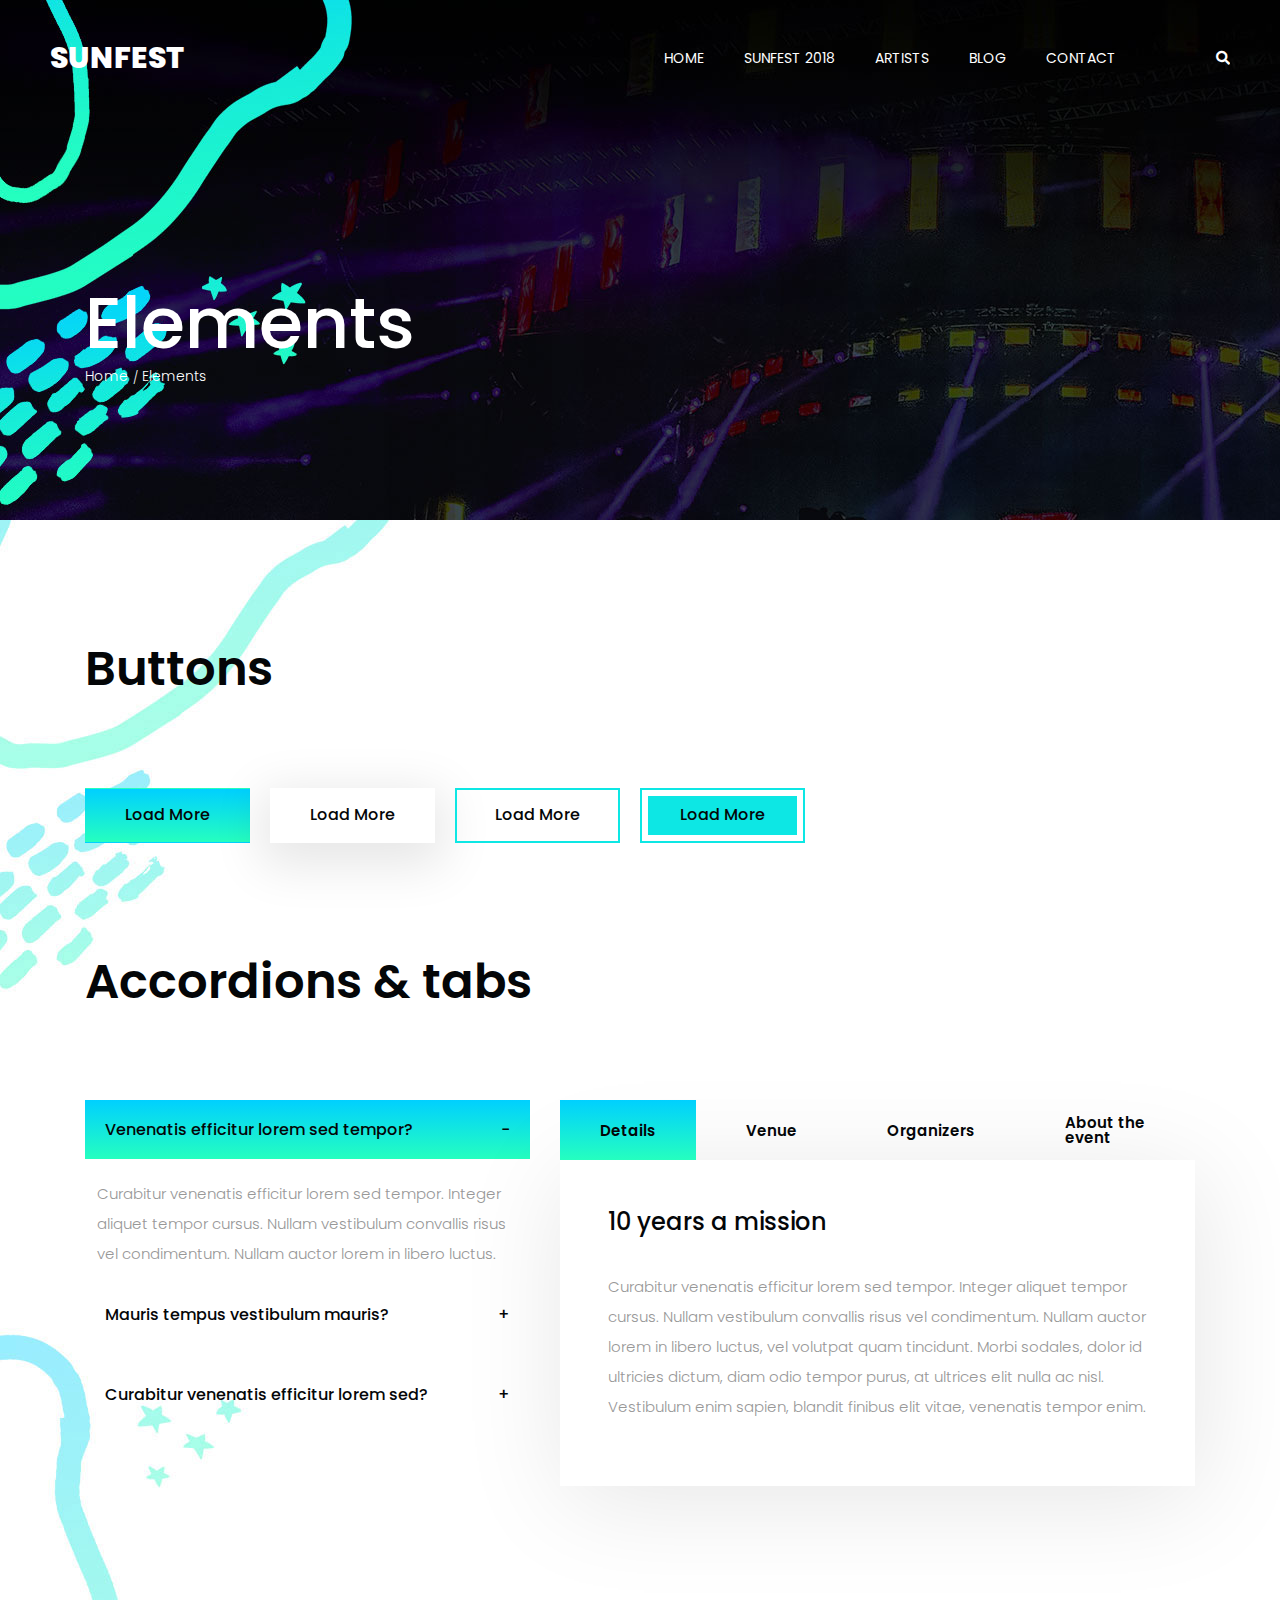
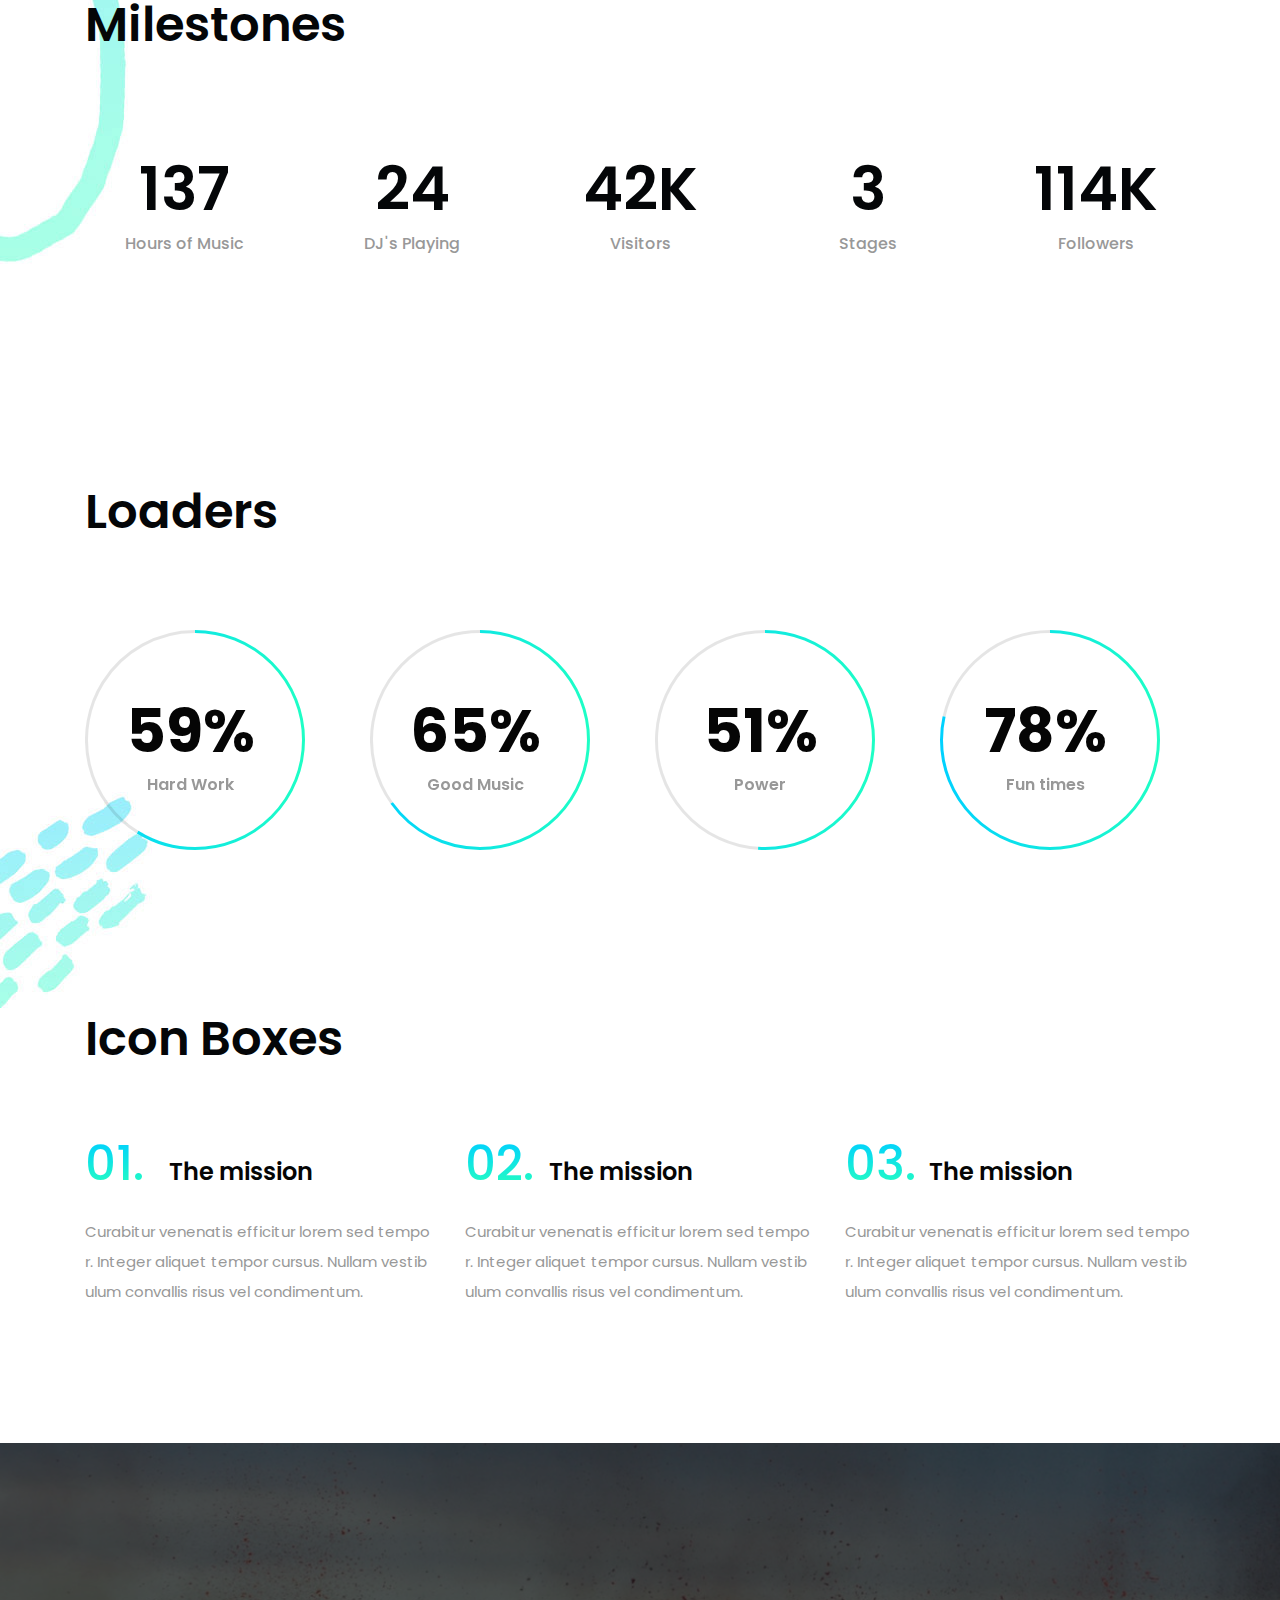
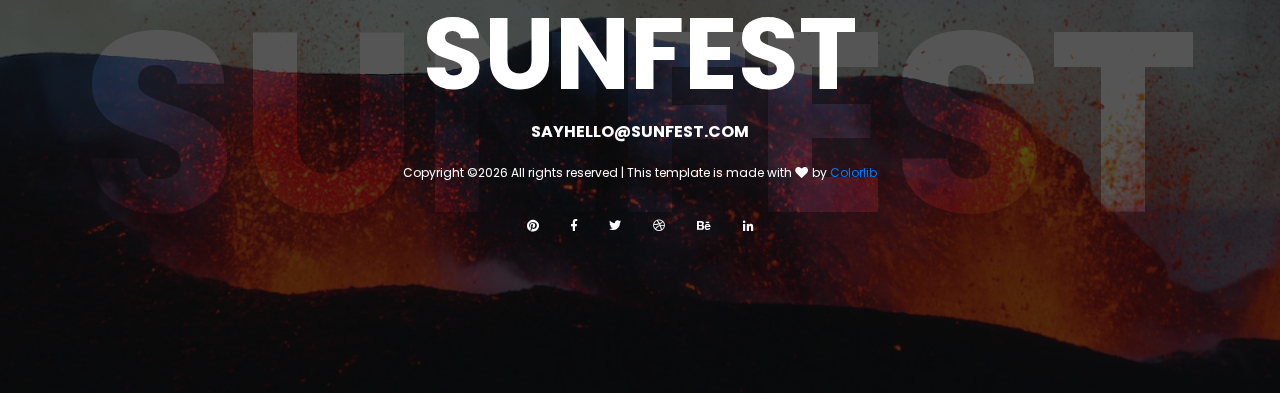
<file: sunfest/elements.html>
<!DOCTYPE html>
<html lang="en" dir="ltr">
<head>
    <!-- Required meta tags -->
    <meta charset="utf-8">
    <meta name="viewport" content="width=device-width, initial-scale=1, shrink-to-fit=no">

    <title>Hello World!</title>

    <link href="https://fonts.googleapis.com/css?family=Poppins:300,400,500,600,700" rel="stylesheet">
    <!-- Bootstrap CSS -->
    <link rel="stylesheet" href="css/bootstrap.min.css">

    <!-- FontAwesome CSS -->
    <link rel="stylesheet" href="css/fontawesome-all.min.css">

    <!-- Swiper CSS -->
    <link rel="stylesheet" href="css/swiper.min.css">

    <!-- Styles -->
    <link rel="stylesheet" href="style.css">
</head>
<body class="elements-page">
    <header class="site-header">
        <div class="header-bar">
            <div class="container-fluid">
                <div class="row align-items-center">
                    <div class="col-10 col-lg-4">
                        <h1 class="site-branding flex">
                            <a href="#">SUNFEST</a>
                        </h1>
                    </div>

                    <div class="col-2 col-lg-8">
                        <nav class="site-navigation">
                            <div class="hamburger-menu d-lg-none">
                                <span></span>
                                <span></span>
                                <span></span>
                                <span></span>
                            </div><!-- .hamburger-menu -->

                            <ul>
                                <li><a href="#">HOME</a></li>
                                <li><a href="#">SUNFEST 2018</a></li>
                                <li><a href="#">ARTISTS</a></li>
                                <li><a href="#">BLOG</a></li>
                                <li><a href="#">CONTACT</a></li>
                                <li><a href="#"><i class="fas fa-search"></i></a></li>
                            </ul><!-- flex -->
                        </nav><!-- .site-navigation -->
                    </div><!-- .col-12 -->
                </div><!-- .row -->
            </div><!-- container-fluid -->
        </div><!-- header-bar -->
    </header><!-- .site-header -->

    <div class="page-header">
        <div class="container">
            <div class="row">
                <div class="col-12">
                    <div class="entry-header">
                        <h2 class="entry-title">Elements</h2>

                        <ul class="breadcrumbs flex align-items-center">
                            <li><a href="#">Home</a></li>
                            <li>Elements</li>
                        </ul><!-- .breadcrumbs -->
                    </div><!-- .entry-header -->
                </div><!-- .col-12 -->
            </div><!-- .row -->
        </div><!-- .container -->
    </div><!-- .page-header -->

    <div class="main-content">
            <div class="container">
                <div class="row elements-wrap">
                    <div class="col-12 buttons-wrap">
                        <div class="entry-header">
                            <h2 class="entry-title">Buttons</h2>
                        </div><!-- entry-header -->

                        <div class="entry-content flex">
                            <a href="#" class="btn gradient flex justify-content-center align-items-center">Load More</a>
                            <a href="#" class="btn white flex justify-content-center align-items-center">Load More</a>
                            <a href="#" class="btn border-blu flex justify-content-center align-items-center">Load More</a>
                            <a href="#" class="btn color-border flex justify-content-center align-items-center">Load More</a>
                        </div><!-- entry-content -->
                    </div><!-- col-12 -->
                </div><!-- row elements-wrap -->

                <div class="row elements-wrap">
                    <div class="col-12 accordion-and-tabs-wrap">
                        <div class="entry-header">
                            <h2 class="entry-title">Accordions & tabs</h2>
                        </div><!-- entry-header -->

                        <div class="entry-content">
                            <div class="row">
                                <div class="col-12 col-lg-5">
                                    <div class="accordion-wrap type-accordion">
                                        <h3 class="entry-title active flex justify-content-between">Venenatis efficitur lorem sed tempor?<span class="arrow-r"></span></h3>

                                        <div class="entry-content">
                                            <p>Curabitur venenatis efficitur lorem sed tempor. Integer aliquet tempor cursus. Nullam vestibulum convallis risus vel condimentum. Nullam auctor lorem in libero luctus.</p>
                                        </div>

                                        <h3 class="entry-title flex justify-content-between">Mauris tempus vestibulum mauris?<span class="arrow-r"></span></h3>

                                        <div class="entry-content">
                                            <p>Curabitur venenatis efficitur lorem sed tempor. Integer aliquet tempor cursus. Nullam vestibulum convallis risus vel condimentum. Nullam auctor lorem in libero luctus.</p>
                                        </div>

                                        <h3 class="entry-title flex justify-content-between">Curabitur venenatis efficitur lorem sed?<span class="arrow-r"></span></h3>

                                        <div class="entry-content">
                                            <p>Curabitur venenatis efficitur lorem sed tempor. Integer aliquet tempor cursus. Nullam vestibulum convallis risus vel condimentum. Nullam auctor lorem in libero luctus.</p>
                                        </div>
                                    </div>
                                </div><!-- col-5 -->

                                <div class="col-12 col-lg-7 mt-5 mt-lg-0">
                                    <div class="tabs">
                                        <ul class="tabs-nav flex">
                                            <li class="tab-nav flex justify-content-center align-items-center active" data-target="#tab_details">Details</li>
                                            <li class="tab-nav flex justify-content-center align-items-center" data-target="#tab_venue">Venue</li>
                                            <li class="tab-nav flex justify-content-center align-items-center" data-target="#tab_organizers">Organizers</li>
                                            <li class="tab-nav flex justify-content-center align-items-center" data-target="#tab_about">About the event</li>
                                        </ul><!-- tabs-nav -->

                                        <div class="tabs-container">
                                            <div id="tab_details" class="tab-content">
                                                <h2 class="entry-header">10 years a mission</h2>

                                                <p>Curabitur venenatis efficitur lorem sed tempor. Integer aliquet tempor cursus. Nullam vestibulum convallis risus vel condimentum. Nullam auctor lorem in libero luctus, vel volutpat quam tincidunt. Morbi sodales, dolor id ultricies dictum, diam odio tempor purus, at ultrices elit nulla ac nisl. Vestibulum enim sapien, blandit finibus elit vitae, venenatis tempor enim.</p>
                                            </div>

                                            <div id="tab_venue" class="tab-content">
                                                <h2 class="entry-header">10 years a mission</h2>

                                                <p>Curabitur venenatis efficitur lorem sed tempor. Integer aliquet tempor cursus. Nullam vestibulum convallis risus vel condimentum. Nullam auctor lorem in libero luctus, vel volutpat quam tincidunt. Morbi sodales, dolor id ultricies dictum, diam odio tempor purus, at ultrices elit nulla ac nisl. Vestibulum enim sapien, blandit finibus elit vitae, venenatis tempor enim.</p>
                                            </div>

                                            <div id="tab_organizers" class="tab-content">
                                                <h2 class="entry-header">10 years a mission</h2>

                                                <p>Curabitur venenatis efficitur lorem sed tempor. Integer aliquet tempor cursus. Nullam vestibulum convallis risus vel condimentum. Nullam auctor lorem in libero luctus, vel volutpat quam tincidunt. Morbi sodales, dolor id ultricies dictum, diam odio tempor purus, at ultrices elit nulla ac nisl. Vestibulum enim sapien, blandit finibus elit vitae, venenatis tempor enim.</p>
                                            </div>

                                            <div id="tab_about" class="tab-content">
                                                <h2 class="entry-header">10 years a mission</h2>

                                                <p>Curabitur venenatis efficitur lorem sed tempor. Integer aliquet tempor cursus. Nullam vestibulum convallis risus vel condimentum. Nullam auctor lorem in libero luctus, vel volutpat quam tincidunt. Morbi sodales, dolor id ultricies dictum, diam odio tempor purus, at ultrices elit nulla ac nisl. Vestibulum enim sapien, blandit finibus elit vitae, venenatis tempor enim.</p>
                                            </div>
                                        </div>
                                    </div>
                                </div><!-- col-7 -->
                            </div><!-- row -->
                        </div><!-- entry-content -->
                    </div><!-- col-12 -->
                </div><!-- row elements-wrap -->

                <div class="row elements-wrap">
                    <div class="col-12">
                        <div class="entry-header">
                            <h2 class="entry-title">Milestones</h2>
                        </div><!-- entry-header -->

                        <div class="milestones">
                            <div class="row flex flex-wrap justify-content-between">
                                <div class="d-col-n mt-5 mt-lg-0">
                                    <div class="counter-box">
                                        <div class="flex justify-content-center">
                                            <div class="start-counter" data-to="390" data-speed="2000"></div>
                                        </div>

                                        <h3 class="entry-title">Hours of Music</h3><!-- entry-title -->
                                    </div><!-- counter-box -->
                                </div><!-- d-col-n -->

                                <div class="d-col-n mt-5 mt-lg-0">
                                    <div class="counter-box">
                                        <div class="flex justify-content-center">
                                            <div class="start-counter" data-to="68" data-speed="2000"></div>
                                        </div>

                                        <h3 class="entry-title">DJ's Playing</h3><!-- entry-title -->
                                    </div><!-- counter-box -->
                                </div><!-- d-col-n -->

                                <div class="d-col-n mt-5 mt-lg-0">
                                    <div class="counter-box">
                                        <div class="flex justify-content-center">
                                            <div class="start-counter" data-to="120" data-speed="2000"></div>
                                            <div class="counter-k">K</div>
                                        </div>

                                        <h3 class="entry-title">Visitors</h3><!-- entry-title -->
                                    </div><!-- counter-box -->
                                </div><!-- d-col-n -->

                                <div class="d-col-n mt-5 mt-lg-0">
                                    <div class="counter-box">
                                        <div class="flex justify-content-center">
                                            <div class="start-counter" data-to="8" data-speed="2000"></div>
                                        </div>

                                        <h3 class="entry-title">Stages</h3><!-- entry-title -->
                                    </div><!-- counter-box -->
                                </div><!-- d-col-n -->

                                <div class="d-col-n mt-5 mt-lg-0">
                                    <div class="counter-box">
                                        <div class="flex justify-content-center">
                                            <div class="start-counter" data-to="325" data-speed="2000"></div>
                                            <div class="counter-k">K</div>
                                        </div>

                                        <h3 class="entry-title">Followers</h3><!-- entry-title -->
                                    </div><!-- counter-box -->
                                </div><!-- d-col-n -->
                            </div>
                        </div>
                    </div><!-- col-12 -->
                </div><!-- row elements-wrap -->

                <div class="row elements-wrap">
                    <div class="col-12">
                        <div class="entry-header">
                            <h2 class="entry-title">Loaders</h2>
                        </div><!-- entry-header -->

                        <div class="entry-content elements-container">
                            <div class="row">
                                <div class="col-12 col-sm-6 col-md-4 col-lg-3">
                                    <div class="circular-progress-bar">
                                        <div class="circle" id="hard_work">
                                            <strong></strong>
                                            <h3 class="entry-title">Hard Work</h3>
                                        </div>
                                    </div>
                                </div>

                                <div class="col-12 col-sm-6 col-md-4 col-lg-3">
                                    <div class="circular-progress-bar">
                                        <div class="circle" id="good_music">
                                            <strong></strong>
                                            <h3 class="entry-title">Good Music</h3>
                                        </div>
                                    </div>
                                </div>

                                <div class="col-12 col-sm-6 col-md-4 col-lg-3">
                                    <div class="circular-progress-bar">
                                        <div class="circle" id="power">
                                            <strong></strong>
                                            <h3 class="entry-title">Power</h3>
                                        </div>
                                    </div>
                                </div>

                                <div class="col-12 col-sm-6 col-md-4 col-lg-3">
                                    <div class="circular-progress-bar">
                                        <div class="circle" id="fun_time">
                                            <strong></strong>
                                            <h3 class="entry-title">Fun times</h3>
                                        </div>
                                    </div>
                                </div>
                            </div>
                        </div>
                    </div><!-- col-12 -->
                </div><!-- row elements-wrap -->

                <div class="row elements-wrap">
                    <div class="col-12">
                        <div class="entry-header">
                            <h2 class="entry-title">Icon Boxes</h2>
                        </div><!-- entry-header -->

                        <div class="entry-content">
                            <div class="row">
                                <div class="col-12 col-md-6 col-lg-4">
                                    <div class="icon-box icon-box-1">
                                        <div class="entry-header">
                                            <h3 class="entry-title">The mission</h3>
                                        </div><!-- entry-header -->

                                        <div class="entry-content">
                                            <p>Curabitur venenatis efficitur lorem sed tempor. Integer aliquet tempor cursus.
                                                Nullam vestibulum convallis risus vel condimentum. </p>
                                        </div><!-- entry-content -->
                                    </div><!-- icon-box -->
                                </div><!-- col-4 -->

                                <div class="col-12 col-md-6 col-lg-4 mt-5 mt-md-0">
                                    <div class="icon-box icon-box-2">
                                        <div class="entry-header">
                                            <h3 class="entry-title">The mission</h3>
                                        </div><!-- entry-header -->

                                        <div class="entry-content">
                                            <p>Curabitur venenatis efficitur lorem sed tempor. Integer aliquet tempor cursus.
                                                Nullam vestibulum convallis risus vel condimentum. </p>
                                        </div><!-- entry-content -->
                                    </div><!-- icon-box -->
                                </div><!-- col-4 -->

                                <div class="col-12 col-md-6 col-lg-4 mt-5 mt-lg-0">
                                    <div class="icon-box icon-box-3">
                                        <div class="entry-header">
                                            <h3 class="entry-title">The mission</h3>
                                        </div><!-- entry-header -->

                                        <div class="entry-content">
                                            <p>Curabitur venenatis efficitur lorem sed tempor. Integer aliquet tempor cursus.
                                                Nullam vestibulum convallis risus vel condimentum. </p>
                                        </div><!-- entry-content -->
                                    </div><!-- icon-box -->
                                </div><!-- col-4 -->
                            </div><!-- row -->
                        </div><!-- entry-content -->
                    </div><!-- col-12 -->
                </div><!-- row elements-wrap -->
            </div><!-- container -->
    </div><!-- main-content -->

    <footer class="site-footer">
        <div class="footer-cover-title flex justify-content-center align-items-center">
            <h2>SUNFEST</h2>
        </div><!-- .site-footer -->

        <div class="footer-content-wrapper">
            <div class="container">
                <div class="row">
                    <div class="col-12">
                        <div class="entry-title">
                            <a href="#">SUNFEST</a>
                        </div><!-- entry-title -->

                        <div class="entry-mail">
                            <a href="#">SAYHELLO@SUNFEST.COM</a>
                        </div><!-- .entry-mail -->

                        <div class="copyright-info">
                            <!-- Link back to Colorlib can't be removed. Template is licensed under CC BY 3.0. -->
Copyright &copy;<script>document.write(new Date().getFullYear());</script> All rights reserved | This template is made with <i class="fa fa-heart" aria-hidden="true"></i> by <a href="https://colorlib.com" target="_blank">Colorlib</a>
<!-- Link back to Colorlib can't be removed. Template is licensed under CC BY 3.0. -->
                        </div><!-- copyright-info -->

                        <div class="footer-social">
                            <ul class="flex justify-content-center align-items-center">
                                <li><a href="#"><i class="fab fa-pinterest"></i></a></li>
                                <li><a href="#"><i class="fab fa-facebook-f"></i></a></li>
                                <li><a href="#"><i class="fab fa-twitter"></i></a></li>
                                <li><a href="#"><i class="fab fa-dribbble"></i></a></li>
                                <li><a href="#"><i class="fab fa-behance"></i></a></li>
                                <li><a href="#"><i class="fab fa-linkedin-in"></i></a></li>
                            </ul>
                        </div><!-- footer-social -->
                    </div><!-- col -->
                </div><!-- row -->
            </div><!-- container -->
        </div><!-- footer-content-wrapper -->
    </footer><!-- site-footer -->

    <script type='text/javascript' src='js/jquery.js'></script>
    <script type='text/javascript' src='js/masonry.pkgd.min.js'></script>
    <script type='text/javascript' src='js/jquery.collapsible.min.js'></script>
    <script type='text/javascript' src='js/swiper.min.js'></script>
    <script type='text/javascript' src='js/jquery.countdown.min.js'></script>
    <script type='text/javascript' src='js/circle-progress.min.js'></script>
    <script type='text/javascript' src='js/jquery.countTo.min.js'></script>
    <script type='text/javascript' src='js/custom.js'></script>
</body>
</html>
</file>
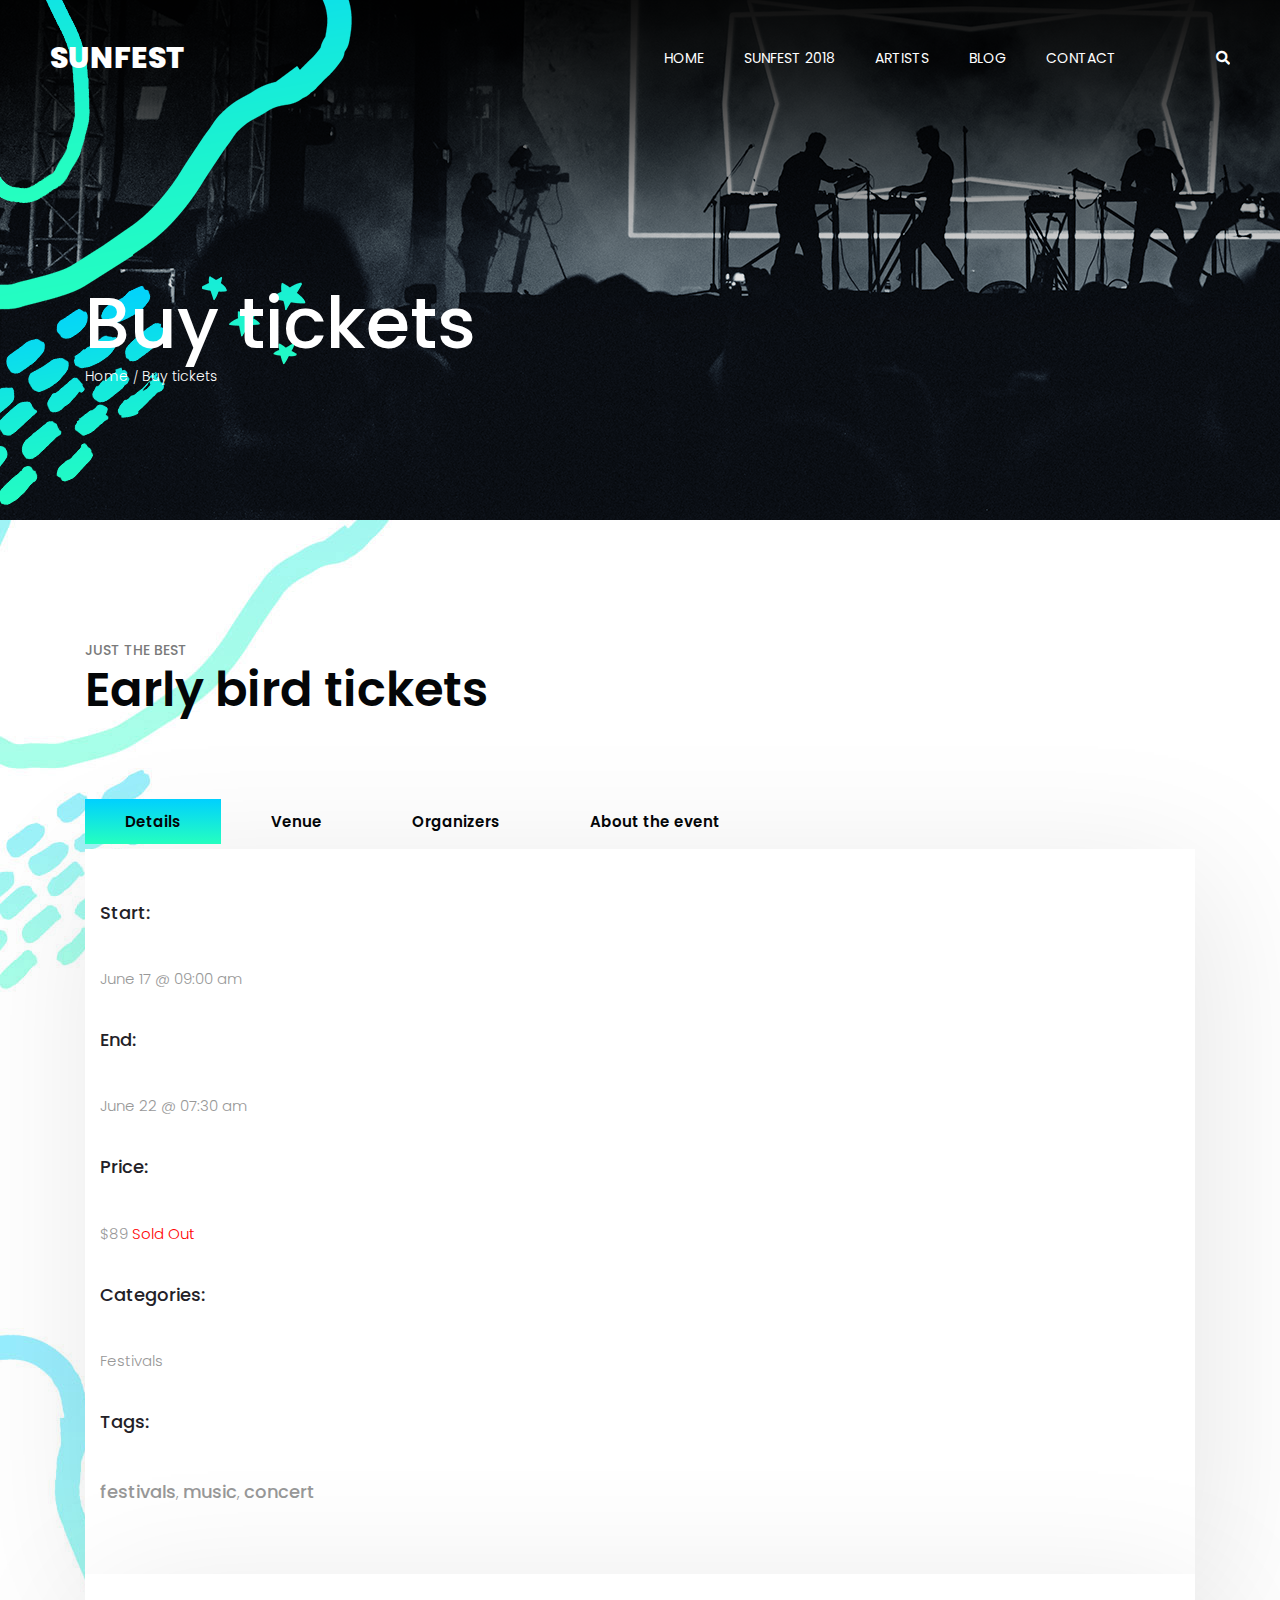
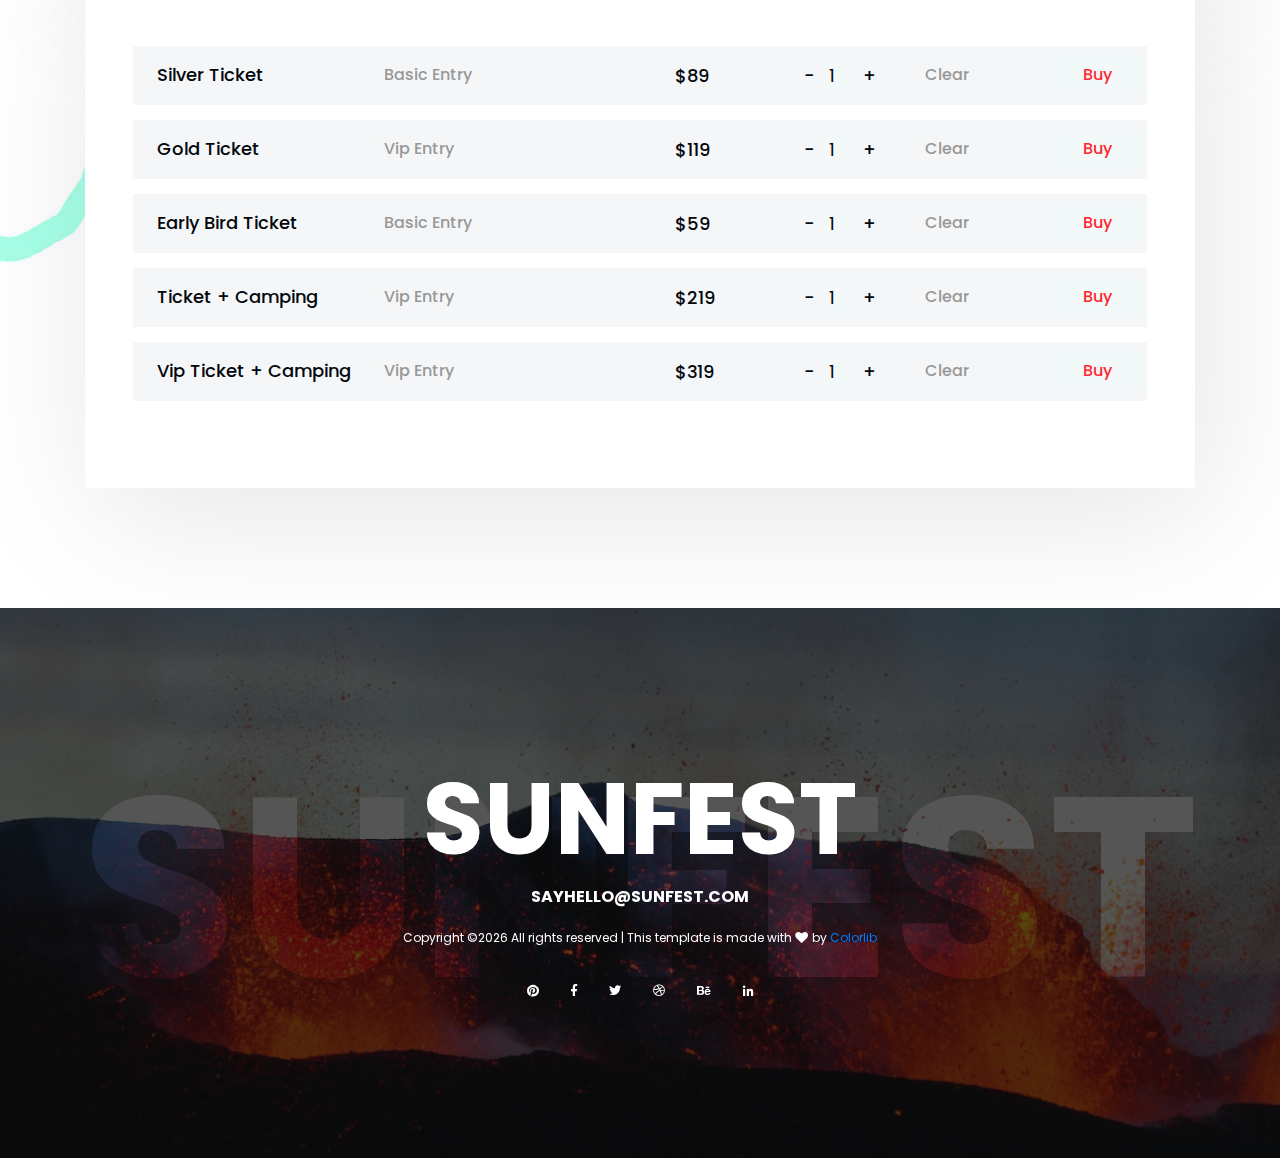
<file: sunfest/ticket.html>
<!DOCTYPE html>
<html lang="en" dir="ltr">
<head>
    <!-- Required meta tags -->
    <meta charset="utf-8">
    <meta name="viewport" content="width=device-width, initial-scale=1, shrink-to-fit=no">

    <title>Hello World!</title>

    <link href="https://fonts.googleapis.com/css?family=Poppins:300,400,500,600,700" rel="stylesheet">
    <!-- Bootstrap CSS -->
    <link rel="stylesheet" href="css/bootstrap.min.css">

    <!-- FontAwesome CSS -->
    <link rel="stylesheet" href="css/fontawesome-all.min.css">

    <!-- Swiper CSS -->
    <link rel="stylesheet" href="css/swiper.min.css">

    <!-- Styles -->
    <link rel="stylesheet" href="style.css">
</head>

<body class="tickets-page">
    <header class="site-header">
        <div class="header-bar">
            <div class="container-fluid">
                <div class="row align-items-center">
                    <div class="col-10 col-lg-4">
                        <h1 class="site-branding flex">
                            <a href="#">SUNFEST</a>
                        </h1>
                    </div>

                    <div class="col-2 col-lg-8">
                        <nav class="site-navigation">
                            <div class="hamburger-menu d-lg-none">
                                <span></span>
                                <span></span>
                                <span></span>
                                <span></span>
                            </div><!-- .hamburger-menu -->

                            <ul>
                                <li><a href="#">HOME</a></li>
                                <li><a href="#">SUNFEST 2018</a></li>
                                <li><a href="#">ARTISTS</a></li>
                                <li><a href="#">BLOG</a></li>
                                <li><a href="#">CONTACT</a></li>
                                <li><a href="#"><i class="fas fa-search"></i></a></li>
                            </ul><!-- flex -->
                        </nav><!-- .site-navigation -->
                    </div><!-- .col-12 -->
                </div><!-- .row -->
            </div><!-- container-fluid -->
        </div><!-- header-bar -->
    </header><!-- .site-header -->

    <div class="page-header">
        <div class="container">
            <div class="row">
                <div class="col-12">
                    <div class="entry-header">
                        <h2 class="entry-title">Buy tickets</h2>

                        <ul class="breadcrumbs flex align-items-center">
                            <li><a href="#">Home</a></li>
                            <li>Buy tickets</li>
                        </ul><!-- .breadcrumbs -->
                    </div><!-- entry-header -->
                </div><!-- col-12 -->
            </div><!-- row -->
        </div><!-- container -->
    </div><!-- page-header -->

    <div class="main-content">
        <div class="container">
            <div class="entry-header">
                <div class="entry-title">
                    <p>JUST THE BEST</p>
                    <h2>Early bird tickets</h2>
                </div><!-- entry-title -->
            </div><!-- entry-header -->

            <div class="row">
                <div class="col-12">
                    <div class="tabs">
                        <ul class="tabs-nav flex">
                            <li class="tab-nav flex justify-content-center align-items-center active" data-target="#tab_details">Details</li>
                            <li class="tab-nav flex justify-content-center align-items-center" data-target="#tab_venue">Venue</li>
                            <li class="tab-nav flex justify-content-center align-items-center" data-target="#tab_organizers">Organizers</li>
                            <li class="tab-nav flex justify-content-center align-items-center" data-target="#tab_about">About the event</li>
                        </ul><!-- tabs-nav -->

                        <div class="tabs-container">
                            <div id="tab_details" class="tab-content">
                                <div class="flex flex-wrap justify-content-between">
                                    <div class="single-event-details">
                                        <div class="single-event-details-row">
                                            <label>Start:</label>
                                            <p>June 17 @ 09:00 am</p>
                                        </div>

                                        <div class="single-event-details-row">
                                            <label>End:</label>
                                            <p>June 22 @ 07:30 am</p>
                                        </div>

                                        <div class="single-event-details-row">
                                            <label>Price:</label>
                                            <p class="sold-out">$89 <span>Sold Out</span></p>
                                        </div>

                                        <div class="single-event-details-row">
                                            <label>Categories:</label>
                                            <p>Festivals</p>
                                        </div>

                                        <div class="single-event-details-row">
                                            <label>Tags:</label>
                                            <p><a href="#">festivals</a>, <a href="#">music</a>, <a href="#">concert</a></p>
                                        </div>
                                    </div>

                                    <div class="single-event-map">
                                        <iframe id="gmap_canvas" src="https://maps.google.com/maps?q=university of san francisco&t=&z=15&ie=UTF8&iwloc=&output=embed" frameborder="0" scrolling="no" marginheight="0" marginwidth="0"></iframe>
                                    </div>
                                </div>
                            </div><!-- .tab-content -->

                            <div id="tab_venue" class="tab-content">
                                <p>Curabitur venenatis efficitur lorem sed tempor. Integer aliquet tempor cursus. Nullam vestibulum convallis risus vel condimentum. Nullam auctor lorem in libero luctus, vel volutpat quam tincidunt. Morbi sodales, dolor id ultricies dictum, diam odio tempor purus, at ultrices elit nulla ac nisl. Vestibulum enim sapien, blandit finibus elit vitae, venenatis tempor enim. </p>
                            </div><!-- .tab-content -->

                            <div id="tab_organizers" class="tab-content">
                                <p>Curabitur venenatis efficitur lorem sed tempor. Integer aliquet tempor cursus. Nullam vestibulum convallis risus vel condimentum. Nullam auctor lorem in libero luctus, vel volutpat quam tincidunt. Morbi sodales, dolor id ultricies dictum, diam odio tempor purus, at ultrices elit nulla ac nisl. Vestibulum enim sapien, blandit finibus elit vitae, venenatis tempor enim. </p>
                            </div><!-- .tab-content -->

                            <div id="tab_about" class="tab-content">
                                <p>Curabitur venenatis efficitur lorem sed tempor. Integer aliquet tempor cursus. Nullam vestibulum convallis risus vel condimentum. Nullam auctor lorem in libero luctus, vel volutpat quam tincidunt. Morbi sodales, dolor id ultricies dictum, diam odio tempor purus, at ultrices elit nulla ac nisl. Vestibulum enim sapien, blandit finibus elit vitae, venenatis tempor enim. </p>
                            </div><!-- .tab-content -->
                        </div><!-- .tabs-container -->
                    </div><!-- .tabs -->
                </div><!-- .col-12 -->
            </div><!-- .row -->

            <div class="row">
                <div class="col-12">
                    <div class="event-tickets">
                        <div class="ticket-row flex flex-column flex-lg-row justify-content-lg-between align-items-lg-center">
                            <div class="ticket-type flex flex-column flex-lg-row align-items-lg-center">
                                <h3 class="entry-title">Silver Ticket</h3>

                                <span class="mt-2 mt-lg-0">Basic Entry</span>

                                <div class="ticket-price mt-3 mt-lg-0">
                                    $89
                                </div><!-- ticket-price -->
                            </div><!-- ticket-type -->

                            <div class="flex align-items-center">
                                <div class="number-of-tickets flex justify-content-between align-items-center">
                                    <span class="decrease-ticket">-</span>
                                    <input type="number" name="" value="1" class="ticket-count">
                                    <span class="increase-ticket">+</span>
                                </div><!-- number-of-tickets -->

                                <div class="clear-ticket-count">Clear</div>
                            </div><!-- flex -->

                            <input type="submit" name="" value="Buy" class="btn mt-2 mb-2 mt-lg-0 mb-lg-0"><!-- btn -->
                        </div><!-- ticket-row -->

                        <div class="ticket-row flex flex-column flex-lg-row justify-content-lg-between align-items-lg-center">
                            <div class="ticket-type flex flex-column flex-lg-row align-items-lg-center">
                                <h3 class="entry-title"> Gold Ticket</h3>
                                <span class="mt-2 mt-lg-0"> Vip Entry</span>
                                <div class="ticket-price mt-3 mt-lg-0">
                                    $119
                                </div><!-- ticket-price -->
                            </div><!-- ticket-type -->

                            <div class="flex align-items-center">
                                <div class="number-of-tickets flex justify-content-between align-items-center">
                                    <span class="decrease-ticket">-</span>
                                    <input type="number" name="" value="1" class="ticket-count">
                                    <span class="increase-ticket">+</span>
                                </div><!-- number-of-tickets -->

                                <div class="clear-ticket-count">Clear</div>
                            </div><!-- flex -->
                            <input type="submit" name="" value="Buy" class="btn mt-2 mb-2 mt-lg-0 mb-lg-0"><!-- btn -->
                        </div><!-- ticket-row -->

                        <div class="ticket-row flex flex-column flex-lg-row justify-content-lg-between align-items-lg-center">
                            <div class="ticket-type flex flex-column flex-lg-row align-items-lg-center">
                                <h3 class="entry-title"> Early Bird Ticket</h3>
                                <span class="mt-2 mt-lg-0"> Basic Entry</span>
                                <div class="ticket-price mt-3 mt-lg-0">
                                    $59
                                </div><!-- ticket-price -->
                            </div><!-- ticket-type -->

                            <div class="flex align-items-center">
                                <div class="number-of-tickets flex justify-content-between align-items-center">
                                    <span class="decrease-ticket">-</span>
                                    <input type="number" name="" value="1" class="ticket-count">
                                    <span class="increase-ticket">+</span>
                                </div><!-- number-of-tickets -->

                                <div class="clear-ticket-count">Clear</div>
                            </div><!-- flex -->

                            <input type="submit" name="" value="Buy" class="btn mt-2 mb-2 mt-lg-0 mb-lg-0"><!-- btn -->
                        </div><!-- ticket-row -->

                        <div class="ticket-row flex flex-column flex-lg-row justify-content-lg-between align-items-lg-center">
                            <div class="ticket-type flex flex-column flex-lg-row align-items-lg-center">
                                <h3 class="entry-title">Ticket + Camping</h3>
                                <span class="mt-2 mt-lg-0"> Vip Entry</span>
                                <div class="ticket-price mt-3 mt-lg-0">
                                    $219
                                </div><!-- ticket-price -->
                            </div><!-- ticket-type -->

                            <div class="flex align-items-center">
                                <div class="number-of-tickets flex justify-content-between align-items-center">
                                    <span class="decrease-ticket">-</span>
                                    <input type="number" name="" value="1" class="ticket-count">
                                    <span class="increase-ticket">+</span>
                                </div><!-- number-of-tickets -->

                                <div class="clear-ticket-count">Clear</div>
                            </div><!-- flex -->

                            <input type="submit" name="" value="Buy" class="btn mt-2 mb-2 mt-lg-0 mb-lg-0"><!-- btn -->
                        </div><!-- ticket-row -->

                        <div class="ticket-row flex flex-column flex-lg-row justify-content-lg-between align-items-lg-center">
                            <div class="ticket-type flex flex-column flex-lg-row align-items-lg-center">
                                <h3 class="entry-title">Vip Ticket + Camping</h3>
                                <span class="mt-2 mt-lg-0"> Vip Entry</span>
                                <div class="ticket-price mt-3 mt-lg-0">
                                    $319
                                </div><!-- ticket-price -->
                            </div><!-- ticket-type -->

                            <div class="flex align-items-center">
                                <div class="number-of-tickets flex justify-content-between align-items-center">
                                    <span class="decrease-ticket">-</span>
                                    <input type="number" name="" value="1" class="ticket-count">
                                    <span class="increase-ticket">+</span>
                                </div><!-- number-of-tickets -->

                                <div class="clear-ticket-count">Clear</div>
                            </div><!-- flex -->

                            <input type="submit" name="" value="Buy" class="btn"><!-- btn -->
                        </div><!-- ticket-row -->
                    </div><!-- event-tickets -->
                </div><!-- col-12 -->
            </div><!-- row -->
        </div><!-- container -->
    </div><!-- main-content -->

    <footer class="site-footer">
        <div class="footer-cover-title flex justify-content-center align-items-center">
            <h2>SUNFEST</h2>
        </div><!-- .site-footer -->

        <div class="footer-content-wrapper">
            <div class="container">
                <div class="row">
                    <div class="col-12">
                        <div class="entry-title">
                            <a href="#">SUNFEST</a>
                        </div><!-- entry-title -->

                        <div class="entry-mail">
                            <a href="#">SAYHELLO@SUNFEST.COM</a>
                        </div><!-- .entry-mail -->

                        <div class="copyright-info">
                            <!-- Link back to Colorlib can't be removed. Template is licensed under CC BY 3.0. -->
Copyright &copy;<script>document.write(new Date().getFullYear());</script> All rights reserved | This template is made with <i class="fa fa-heart" aria-hidden="true"></i> by <a href="https://colorlib.com" target="_blank">Colorlib</a>
<!-- Link back to Colorlib can't be removed. Template is licensed under CC BY 3.0. -->
                        </div><!-- copyright-info -->

                        <div class="footer-social">
                            <ul class="flex justify-content-center align-items-center">
                                <li><a href="#"><i class="fab fa-pinterest"></i></a></li>
                                <li><a href="#"><i class="fab fa-facebook-f"></i></a></li>
                                <li><a href="#"><i class="fab fa-twitter"></i></a></li>
                                <li><a href="#"><i class="fab fa-dribbble"></i></a></li>
                                <li><a href="#"><i class="fab fa-behance"></i></a></li>
                                <li><a href="#"><i class="fab fa-linkedin-in"></i></a></li>
                            </ul>
                        </div><!-- footer-social -->
                    </div><!-- col -->
                </div><!-- row -->
            </div><!-- container -->
        </div><!-- footer-content-wrapper -->
    </footer><!-- site-footer -->

    <script type='text/javascript' src='js/jquery.js'></script>
    <script type='text/javascript' src='js/masonry.pkgd.min.js'></script>
    <script type='text/javascript' src='js/jquery.collapsible.min.js'></script>
    <script type='text/javascript' src='js/swiper.min.js'></script>
    <script type='text/javascript' src='js/jquery.countdown.min.js'></script>
    <script type='text/javascript' src='js/circle-progress.min.js'></script>
    <script type='text/javascript' src='js/jquery.countTo.min.js'></script>
    <script type='text/javascript' src='js/custom.js'></script>
</body>
</html>
</file>
<file: sunfest/style.css>
/*------------------------------------------------------------
# Global classes
------------------------------------------------------------*/
.flex {
    display: flex;
}

body {
    font-family: 'Poppins', sans-serif;
    font-size: 15px;
    font-weight: normal;
    color: hsl(0, 0%, 90%);
}

@font-face {
    font-family: "mountains";
    src: url(fonts/beyond_the_mountains.ttf);
    src: url(fonts/beyond_the_mountains.otf);
    font-weight: 400;
}



.d-col-n {
    position: relative;
    width: 100%;
    min-height: 1px;
    padding-right: 15px;
    padding-left: 15px;
    -webkit-box-flex: 0;
    -ms-flex: 0 0 20%;
    flex: 0 0 20%;
    max-width: 20%;
}

/*------------------------------------------------------------
# site-header
------------------------------------------------------------*/
.home-page {
    background: url(images/middle-cover.jpg) no-repeat;
}

.site-header {
    position: relative;
    width: 100%;
}

.site-header figure {
    margin: 0;
    padding: 0;
}

.site-header figure img {
    max-width: 100%;
}

/*------------------------------------------------------------
## header-bar
------------------------------------------------------------*/
.site-header .header-bar {
    position: absolute;
    top: 0;
    left: 0;
    z-index: 99;
    width: 100%;
    padding: 40px 0;
}

.header-bar .site-branding {
    margin-bottom: 0;
    font-size: 30px;
    font-weight: 800;
}

.header-bar .site-branding a {
    color: hsl(0, 0%, 100%);
    text-decoration: none;
}

/*------------------------------------------------------------
### site-navigation
------------------------------------------------------------*/
/*
  Hamburger Menu
----------------------------------------*/
.hamburger-menu {
    position: relative;
    width: 100%;
    max-width: 24px;
    height: 22px;
    margin-left: auto;
    transition: .5s ease-in-out;
    cursor: pointer;
}

.hamburger-menu span {
    display: block;
    position: absolute;
    height: 2px;
    width: 100%;
    background: #fff;
    border-radius: 10px;
    opacity: 1;
    left: 0;
    transition: .25s ease-in-out;
}

.hamburger-menu span:nth-child(1) {
    top: 2px;
}

.hamburger-menu span:nth-child(2),
.hamburger-menu span:nth-child(3) {
    top: 10px;
}

.hamburger-menu span:nth-child(4) {
    top: 18px;
}

.hamburger-menu.open span:nth-child(1) {
    top: 18px;
    width: 0;
    left: 50%;
}

.hamburger-menu.open span:nth-child(2) {
    transform: rotate(45deg);
}

.hamburger-menu.open span:nth-child(3) {
    transform: rotate(-45deg);
}

.hamburger-menu.open span:nth-child(4) {
    top: 18px;
    width: 0;
    left: 50%;
}

.site-navigation {
    position: absolute;
    top: -11px;
    right: 15px;
    z-index: 9999;
    width: 100%;
    height: 22px;
    overflow: hidden;
    list-style: none;
    transition: all .35s;
    color: hsl(0, 0%, 100%);
}

.site-navigation.show {
    height: auto;
}

.site-navigation ul {
    position: fixed;
    top: 0;
    left: -320px;
    z-index: 9999;
    width: 320px;
    height: 100vh;
    overflow-x: scroll;
    padding: 30px;
    margin: 0;
    background: #050505;
    transition: all 0.35s;
}

.site-navigation.show ul {
    left: 0;
}

.site-navigation ul li {
    display: block;
    padding: 15px 0;
}

.site-navigation ul li a {
    display: block;
    color: #fff;
    transition: all 0.35s;
    text-decoration: none;
    font-size: 14px;
    padding-left: 40px;
}

@media screen and (min-width: 992px) {
    .header-bar .site-branding {
        margin-left: 35px;
    }

    .site-navigation {
        position: relative;
        top: auto;
        right: auto;
        height: auto;
        padding-right: 35px;
        background: transparent;
    }

    .site-navigation ul {
        display: flex;
        flex-wrap: wrap;
        justify-content: flex-end;
        align-items: center;
        position: relative;
        top: auto;
        left: auto;
        width: 100%;
        height: auto;
        padding: 0;
        overflow: auto;
        background: transparent;
    }

    .site-navigation ul li {
        padding: 0;
    }

    .site-navigation ul li:nth-last-of-type(1) {
        padding-left: 60px;
    }

    .site-navigation ul li a {
        color: #fff;
    }
}

/*------------------------------------------------------------
# hero
-----------------------------------------------------------*/
.hero-content {
    padding: 220px 0;
    background: url("images/cover.jpg") no-repeat;
    background-size: cover;
}

.hero-content .entry-header {
    position: relative;
    text-align: center;
}

.hero-content .entry-header h2 {
    padding: 50px;
    margin: 0;
    /*font-family: 'Righteous', cursive;*/
    font-family: 'Russo One', sans-serif;

    font-size:120px;
    background: -webkit-linear-gradient(#00d0ff, #25ffbf);
    -webkit-background-clip: text;
    -webkit-text-fill-color: transparent;
}

.hero-content .entry-header .entry-meta-date {
    position: absolute;
    width: 100%;
    top: 0px;
    font-family: 'Poppins', sans-serif;
    font-size: 24px;
    font-weight: 500;
    color: hsl(0, 0%, 90%);
    text-align: center;
}

@media screen and (min-width: 992px) {
    .hero-content .entry-header h2 {
        font-size: 100px;
    }

    .hero-content .entry-header .entry-meta-date {
        top: 0px;
    }
}

/*------------------------------------------------------------
## countdown
------------------------------------------------------------*/
.countdown {
    margin-top: 40px;
}

.countdown-holder {
    min-width: 150px;
    margin-bottom: 30px;
}

.countdown-holder .dday,
.countdown-holder .dhour,
.countdown-holder .dmin,
.countdown-holder .dsec {
    display: block;
    font-size: 72px;
    font-weight: 600;
    line-height: 1;
    color: hsl(0, 0%, 100%);
}

.countdown-holder label {
    display: block;
    font-size: 18px;
    font-weight: 600;
    color: hsl(0, 0%, 100%);
}

/*------------------------------------------------------------
## hero-content entry-footer
------------------------------------------------------------*/
.hero-content .entry-footer {
    margin-top: 125px;
    text-align: center;
}

.hero-content .entry-footer .btn {
    background: hsl(0, 0%, 100%);
    padding: 16px 40px;
    border-radius: 0;
    margin-right: 20px;
    color: hsl(0, 0%, 17%);
    font-weight: 600;
}

.hero-content .entry-footer a:hover, .hero-content .entry-footer .current {
    background: -webkit-linear-gradient(#00d0ff, #25ffbf);
    color: hsl(0, 0%, 0%);
}

/*------------------------------------------------------------
# The Lineup Artists - Headliners
------------------------------------------------------------*/
.content-section {
    min-height: 3040px;
    width: 100%;
    padding-bottom: 120px;
    background: url("images/middle-cover.jpg") no-repeat;
    background-size: 100% auto;
}

.content-section .middle-cover {
    margin: 0;
    padding: 0;
    position: relative;
}

.content-section .middle-cover img {
    max-width: 100%;
}

/*------------------------------------------------------------
## lineup-artists-headline
------------------------------------------------------------*/
.lineup-artists-headline {
    margin-top: 115px;
}

.lineup-artists-headline .entry-title p {
    margin: 0;
    padding: 0;
    font-size: 14px;
    font-weight: 600;
    color: hsl(0, 0%, 48%);
}

.lineup-artists-headline .entry-title h2 {
    width: 100%;
    font-size: 48px;
    font-weight: 600;
    color: hsl(0, 0%, 0%);
}

/*------------------------------------------------------------
## lineup-artists
------------------------------------------------------------*/
.lineup-artists {
    padding-top: 80px;
}

.lineup-artists .featured-image {
    margin: 0;
    padding: 0;
}

.lineup-artists .featured-image {
    width: 100%;
}

.lineup-artists .featured-image img {
    width: 100%;
    max-width: 100%;
}

/*------------------------------------------------------------
### lineup-artists-wrap
------------------------------------------------------------*/
.lineup-artists .lineup-artists-wrap {
    margin-top: 80px;
    position: relative;
}

.lineup-artists .lineup-artists-wrap .lineup-artists-description {
    position: relative;
    width: 100%;
}

.lineup-artists .lineup-artists-wrap .lineup-artists-description-container {
    
    /*WORKING ON THIS TO GET THE TEXT TO ALING WITH THE IMAGE*/
    background: hsl(0, 0%, 100%);
    box-shadow: 50px 40px 115px rgba(0, 0, 0, 0.1);
display: flex;
  flex-direction: column;
  justify-content: center;
}

.lineup-artists-description .entry-title {
    font-size: 30px;
    font-weight: 600;
    color: hsl(0, 0%, 9%);
}

.lineup-artists-description .entry-content {
    margin-top: 20px;
    font-size: 15px;
    color: hsl(0, 0%, 60%);
    line-height: 2;
}

.lineup-artists-wrap .box-link {
    position: absolute;
    margin: 0;
    padding: 0;
    top: -24px;
    right: 50px;
    z-index: 999;
}

.lineup-artists-wrap .box-link-date {
    position: absolute;
    margin: 0;
    top: -24px;
    right: 50px;
    z-index: 999;
    padding: 10px 25px;
    background: -webkit-linear-gradient(#00d0ff, #25ffbf);
    font-size: 20px;
    font-weight: 500;
    color: hsl(0, 0%, 100%);
    text-decoration: none;
}

@media screen and (min-width: 768px) {
    .lineup-artists .lineup-artists-wrap {
        margin-top: 30px;
    }

    .lineup-artists .featured-image {
        max-width: 360px;
    }

    .lineup-artists .lineup-artists-wrap .lineup-artists-description {
        width: calc(100% - 360px);
    }

    .lineup-artists .lineup-artists-wrap .lineup-artists-description-container {
        position: absolute;
        z-index: 99;
        top: 100px;
        left: -75px;
        width: calc(100% + 75px);
    }

    .lineup-artists .lineup-artists-wrap:nth-of-type(even) .lineup-artists-description-container {
        right: -75px;
        left: auto;
    }

    .lineup-artists .lineup-artists-wrap:nth-of-type(even) .box-link {
        right: auto;
        left: 50px;
    }
}

@media screen and (min-width: 992px) {
    .lineup-artists .lineup-artists-wrap .lineup-artists-description-container {
        padding: 20px;
    }
}


@media screen and (min-width: 1200px) {
    .lineup-artists .lineup-artists-wrap .lineup-artists-description-container {
        max-width: 660px;
    }

    .lineup-artists .lineup-artists-wrap:nth-last-of-type(1) {
        margin-left: 80px;
    }
}

/*------------------------------------------------------------
# the-complete-lineup
------------------------------------------------------------*/
.the-complete-lineup {
    margin-top: 115px;
}

.the-complete-lineup .entry-title p {
    margin: 0;
    padding: 0;
    font-size: 14px;
    font-weight: 600;
    color: hsl(0, 0%, 48%);
}

.the-complete-lineup .entry-title h2 {
    width: 100%;
    margin: 0;
    font-size: 48px;
    font-weight: 600;
    color: hsl(0, 0%, 0%);
}

/*------------------------------------------------------------
## the-complete-lineup-artists
------------------------------------------------------------*/
.the-complete-lineup-artists {
    position: relative;
    margin-top: 110px;
    height: auto;
}

.the-complete-lineup-artists .artist-single {
    margin-bottom: 0px;
}

.the-complete-lineup-artists .artist-single:nth-of-type(even) {
    margin-top: 120px;
}

.the-complete-lineup-artists .artist-single figure {
    margin: 0;
    padding: 0;
    width: 100%;
}

.the-complete-lineup-artists .artist-single .box-link {
    position: absolute;
    top: 15px;
    left: 232px;
    cursor: pointer;
}

.the-complete-lineup-artists .artist-single .featured-image img {
    max-width: 100%;
    height: auto;
    width: 255px;
}

.the-complete-lineup-artists .artist-single .featured-image a {
    display: block;
}

.the-complete-lineup-artists .artist-single h2 {
    margin-top: 38px;
    font-size: 24px;
    font-weight: 600;
    color: hsl(0, 0%, 2%);
    text-align: center;
}

@media screen and (min-width: 768px) {
    .the-complete-lineup-artists .artist-single:nth-child(6) {
        margin-top: 0;
    }
}


@media screen and (min-width: 1200px) {
    .the-complete-lineup-artists .artist-single:nth-child(1) {
        margin-top: 2px;
    }

    .the-complete-lineup-artists .artist-single:nth-child(2) {
        margin-top: 90px;
    }

    .the-complete-lineup-artists .artist-single:nth-child(3) {
        margin-top: 48px;
    }

    .the-complete-lineup-artists .artist-single:nth-child(4) {
        margin-top: 0;
    }

    .the-complete-lineup-artists .artist-single:nth-child(5) {
        margin-top: 75px;
    }

    .the-complete-lineup-artists .artist-single:nth-child(6) {
        margin-top: 165px;
    }

    .the-complete-lineup-artists .artist-single:nth-child(7) {
        margin-top: 25px;
    }

    .the-complete-lineup-artists .artist-single:nth-child(8) {
        margin-top: 75px;
    }
}

/*------------------------------------------------------------
# see the-complete-lineup button
------------------------------------------------------------*/
.see-complete-lineup {
    margin-top: 105px
}

.see-complete-lineup .entry-footer .btn {
    padding: 15px 35px;
    border-radius: 0;
    margin-right: 20px;
    background: -webkit-linear-gradient(#00d0ff, #25ffbf);
    font-weight: 500;
}

.see-complete-lineup .entry-footer a {
    font-size: 14px;
    font-weight: 600;
    color: hsl(0, 0%, 100%);
}

/*------------------------------------------------------------
# homepage-next-events
------------------------------------------------------------*/
.homepage-next-events {
    margin-top: 100px;
}

.homepage-next-events .entry-title p {
    margin: 0;
    padding: 0;
    font-size: 14px;
    font-weight: 600;
    color: hsl(0, 0%, 48%);
}

.homepage-next-events .entry-title h2 {
    width: 100%;
    margin: 0;
    font-size: 48px;
    font-weight: 600;
    color: hsl(0, 0%, 0%);
}

/*------------------------------------------------------------
## .next-event-slider
------------------------------------------------------------*/
.next-event-slider-wrap {
    position: relative;
}

.next-event-slider {
    margin-top: 110px;
}

.next-event-slider .featured-image {
    display: block;
    margin: 0;
    position: relative;
}

.next-event-slider .featured-image img {
    display: block;
    width: 100%;
}

.next-event-slider .entry-content {
    position: absolute;
    top: 0;
    left: 0;
    z-index: 99;
    width: 100%;
    height: 100%;
    padding: 30px;
    text-align: center;
    background: rgba(0,0,0,.75);
    text-decoration: none;
    transition: all .5s;
    opacity: 0;
    visibility: hidden;
}

.next-event-slider .featured-image:hover .entry-content {
    opacity: 1;
    visibility: visible;
}

.next-event-slider .entry-content h3 {
    font-size: 24px;
    font-weight: 600;
    color: hsl(0, 0%, 100%);
}

.next-event-slider .entry-content p {
    font-size: 14px;
    color: hsl(0, 0%, 100%);
}

.next-event-slider-wrap .swiper-button-next {
    top: auto;
    bottom: -21px;
    right: auto;
    left: 50%;
    width: 42px;
    height: 42px;
    margin-left: -21px;
    background: transparent;
}

.next-event-slider-wrap .swiper-button-next img {
    width: 100%;
}

@media screen and (min-width: 768px){
    .next-event-slider-wrap .swiper-button-next {
        bottom: -42px;
        width: 84px;
        height: 84px;
        margin-left: -42px;
    }
}

/*------------------------------------------------------------
# home-page-last-news
------------------------------------------------------------*/
.home-page-last-news {
    margin-top: 220px;
}

.home-page-last-news .entry-title p {
    margin: 0;
    padding: 0;
    font-size: 14px;
    font-weight: 600;
    color: hsl(0, 0%, 48%);
}

.home-page-last-news .entry-title h2 {
    width: 100%;
    margin: 0;
    font-size: 48px;
    font-weight: 600;
    color: hsl(0, 0%, 0%);
}

/*------------------------------------------------------------
## home-page-last-news-wrap
------------------------------------------------------------*/
.home-page-last-news-wrap {
    margin-top: 110px;
}

.home-page-last-news-wrap .box-link-date {
    position: absolute;
    top: 30px;
    left: 0;
    padding: 10px 25px;
    background: -webkit-linear-gradient(#00d0ff, #25ffbf);
    font-size: 20px;
    font-weight: 500;
}

.home-page-last-news-wrap .box-link-date a {
    color: hsl(0, 0%, 100%);
    text-decoration: none;
}

.home-page-last-news-wrap .content-wrapper {
    background: hsl(0, 0%, 100%);
    box-shadow: 10px 40px 115px 27px rgba(0, 0, 0, 0.1);
}

.home-page-last-news-wrap .featured-image {
    margin: 0;
    padding: 0;
    box-shadow: 10px 40px 115px 27px rgba(0, 0, 0, 0.1);
}

.home-page-last-news-wrap .featured-image img {
    max-width: 100%;
}

.home-page-last-news-wrap .entry-content {
    padding: 35px 45px;
}

.home-page-last-news-wrap .entry-content .entry-header h2 {
    font-size: 24px;
    font-weight: 600;
    color: hsl(0, 0%, 9%);
}

.home-page-last-news-wrap .entry-content .entry-header h2 a {
    color: hsl(0, 0%, 9%);
}

.home-page-last-news-wrap .entry-content .entry-meta {
    margin-top: 6px;
    font-size: 12px;
    color: hsl(0, 0%, 9%);
    font-weight: 500;
}

.home-page-last-news-wrap .entry-content .entry-meta a {
    color: hsl(0, 0%, 10%);
}

.home-page-last-news-wrap .entry-content .entry-description {
    margin-top: 25px;
    font-size: 15px;
    color: hsl(0, 0%, 60%);
    line-height: 2;
}

.home-page-last-news-wrap .entry-content .entry-meta span {
    margin-right: 10px;
}

/*------------------------------------------------------------
# site-footer
------------------------------------------------------------*/
.site-footer {
    position: relative;
    padding: 40px 0 30px;
    background: url(images/marc-szeglat-556377-unsplash.jpg) no-repeat;
    background-size: cover;
}

.site-footer::before {
    position: absolute;
    content: " ";
    height: 100%;
    width: 100%;
    z-index: 3;
    background: hsla(0, 0%, 5%, 0.7);
    top: 0;
    left: 0;
}

.site-footer .footer-cover-title {
    min-height: 480px;
    width: 100%;
}

.site-footer .footer-cover-title h2 {
    font-size: 20vw;
    font-weight: 700;
    line-height: 1;
    margin-bottom: 0;
    text-align: center;
    color: hsl(0, 0%, 100%);
    mix-blend-mode: overlay;
    z-index: 2;
}

/*------------------------------------------------------------
## .site-footer footer-content-wrapper
------------------------------------------------------------*/
.footer-content-wrapper {
    position: absolute;
    width: 100%;
    height: auto;
    z-index: 4;
    top: 130px;
    left: 0;
    padding: 6px 0;
    text-align: center;
}

.footer-content-wrapper .flex {
    flex-direction: column;
}

.footer-content-wrapper .entry-title {
    text-align: center;
    margin-top: 25px;
}

.footer-content-wrapper .entry-title a {
    font-size: 52px;
    font-weight: 700;
    color: hsl(0, 0%, 100%);
    line-height: 1;
    text-decoration: none;
}

@media screen and (min-width: 576px) {
    .footer-content-wrapper .entry-title a {
        font-size: 100px;
    }
}

.footer-content-wrapper .entry-mail {
    margin-top: 16px;
    font-size: 16px;
    font-weight: 700;
    color: hsl(0, 0%, 100%);
}

.footer-content-wrapper .entry-mail a {
    text-decoration: none;
    color: hsl(0, 0%, 100%);
}

.footer-content-wrapper .copyright-info {
    margin-top: 20px;
    font-size: 12px;
    color: hsl(0, 0%, 100%);
}

.footer-content-wrapper .footer-social {
    margin-top: 32px;
}

.footer-content-wrapper .footer-social .flex {
    flex-direction: row !important;
}

.footer-content-wrapper .footer-social ul {
    margin: 0;
    padding: 0;
    list-style: none;
}

.footer-content-wrapper .footer-social ul a {
    padding: 5px 16px;
    font-size: 12px;
    color: hsl(0, 0%, 100%);
}

/*------------------------------------------------------------
# about-us
------------------------------------------------------------*/
.about-us {
    background: url("images/about-us-background.jpg") no-repeat;
    width: 100%;
    height: 100%;
}

/*------------------------------------------------------------
# site-header
------------------------------------------------------------*/
.about-us .site-header {
}

.about-us .site-header figure {
    margin: 0;
    padding: 0;
}

.about-us .site-header figure img {
    max-width: 100%;
}

/*------------------------------------------------------------
## Page Header
------------------------------------------------------------*/
.page-header {
    min-height: 520px;
    padding-top: 280px;
    background-size: cover;
}

.about-us .page-header {
    background: url("images/mel-elias-494644-unsplash.jpg") no-repeat;
    background-size: cover;
}

.page-header .entry-title {
    font-size: 72px;
    color: white;
    margin: 0;
    padding: 0;
}

.page-header .breadcrumbs {
    padding: 0;
    margin: 0;
    font-size: 14px;
    font-weight: 300;
    color: #fff;
    list-style: none;
}

.page-header .breadcrumbs li {
    position: relative;
    padding-right: 14px;
}

.page-header .breadcrumbs li::after {
    content: '/';
    position: absolute;
    top: 3px;
    right: 0;
    height: 20px;
    width: 14px;
    font-size: 12px;
    text-align: center;
}

.page-header .breadcrumbs li:nth-last-of-type(1)::after {
    display: none;
}

.page-header .breadcrumbs li a {
    text-decoration: none;
    color: #fff;
}

.main-content {
    margin: 120px 0;
}

.main-content .entry-header .entry-title p {
    margin: 0;
    padding: 0;
    font-size: 14px;
    font-weight: 500;
    color: #7a7a7a;
}

.main-content .entry-header .entry-title h2 {
    margin: 0;
    padding: 0;
    font-size: 48px;
    font-weight: 600;
    color: #040608;
}

.about-us .main-content .entry-content {
    margin-top: 100px;
}

.about-us .main-content .entry-content .entry-header h3 {
    margin: 0;
    padding: 0;
    font-size: 24px;
    font-weight: 600;
    color: #040608;
}

.about-us .main-content .entry-content .entry-description p {
    margin: 0 !important;
    padding: 0;
    margin-top: 25px !important;
    font-size: 15px;
    font-weight: 300;
    color: #989898;
    line-height: 2;
    word-break: break-all;
    hyphens: auto;
}

.about-us .main-content .featured-image {
    margin-top: 110px;
}

.about-us .main-content .featured-image img {
    max-width: 100%;
}

.about-us .hero-slider-images {
    margin-top: 110px;
}

.about-us .hero-slider-images .featured-images {
    position: relative;
    margin: 0;
    padding: 0;
}

.about-us .hero-slider-images .featured-images a {
    display: block;
}

.about-us .hero-slider-images .featured-images img {
    max-width: 100%;
}

.about-us .hero-slider-images .featured-images .button {
    position: absolute;
    top: 43%;
    left: 47.4%;
}

.milestones {
    padding-bottom: 120px;
}

.milestones .d-col-n {
    min-width: 150px;
}

/*------------------------------------------------------------
# Testimonials
------------------------------------------------------------*/
.testimonial-wrap {
    position: relative;
    background-image: linear-gradient(to bottom, #0196bf, #00a0bc, #00a9b3, #00b1a4, #1bb791);
}

.testimonials-container,
.testimonial-featured-image {
    position: relative;
    width: 100%;
    overflow: hidden;
}

.testimonials-container {
    padding-bottom: 60px;
}

.testimonial-content-wrap {
    padding: 120px 80px 110px 40px;
}

.testimonial-content-wrap .user-avatar {
    width: 52px;
    height: 52px;
    margin-right: 40px;
    border-radius: 50%;
    overflow: hidden;
}

.testimonial-content {
    width: calc(100% - 92px);
}

.testimonial-content-wrap .entry-title {
    font-size: 36px;
    font-weight: 600;
    color: #fff;
}

.testimonial-content-wrap .entry-content {
    margin-top: 48px;
    font-size: 15px;
    font-weight: 300;
    font-style: italic;
    color: #fff;
}

.testimonial-content-wrap .entry-footer {
    margin-top: 40px;
    font-size: 14px;
    font-weight: 600;
    color: #fff;
}

.testimonial-content-wrap .entry-footer a {
    color: #fff;
    text-decoration: none;
}

.testimonials-container .swiper-button-next {
    top: 50%;
    right: 15px;
    width: 42px;
    height: 42px;
    margin-top: -21px;
    background: transparent;
}

.testimonials-container .swiper-button-next img {
    width: 100%;
}

.testimonials-container .swiper-pagination-bullets {
    padding-left: 292px;
    text-align: left;
}

.testimonials-container .swiper-pagination-bullet {
    width: 10px;
    height: 10px;
    margin: 0 6px !important;
    background: transparent;
    border: 2px solid #fff;
    opacity: 1;
}

.testimonials-container .swiper-pagination-bullet-active {
    background: #fff;
}

.testimonial-featured-image img {
    min-width: 100%;
    width: auto;
    height: 100%;
}

@media screen and (min-width: 992px){
    .testimonials-container,
    .testimonial-featured-image {
        width: 50%;
    }

    .testimonials-container .swiper-button-next {
        right: -42px;
        width: 84px;
        height: 84px;
        margin-top: -42px;
    }
}


@media screen and (min-width: 1200px){
    .testimonials-container,
    .testimonial-featured-image {
        width: 50%;
    }

    .testimonial-content-wrap {
        padding: 120px 80px 110px 100px;
    }
}


@media screen and (min-width: 1500px){
    .testimonials-container,
    .testimonial-featured-image {
        width: 50%;
    }

    .testimonial-content-wrap {
        padding: 120px 180px 110px 200px;
    }
}

/*------------------------------------------------------------
# tickets-page
------------------------------------------------------------*/
.tickets-page {
    background: url("images/elements-total-background.jpg") no-repeat;
    width: 100%;
    height: 100%;
}

/*------------------------------------------------------------
# Page Header
------------------------------------------------------------*/
.tickets-page .page-header {
    background: url("images/tickets-page-header-background.jpg") no-repeat;
}

.tickets-page .tabs {
    margin-top: 80px;
}

.tickets-page .tabs ul {
    margin: 0;
    padding: 0;
    list-style: none;
}

.tickets-page .tabs .active {
    background: -webkit-linear-gradient(#00d0ff, #25ffbf) !important;
}

.tabs .tab-nav {
    padding: 10px 10px;
    margin-right: 0;
    font-size: 13px;
    line-height: 1;
    font-weight: 500;
    color: #040608;
    cursor: pointer;
}

.tabs .tab-nav:hover {
    background: -webkit-linear-gradient(#00d0ff, #25ffbf) !important;
}

.tickets-page .tabs .tabs-container {
    margin-top: 5px;
    box-shadow: 13px 26px 139px rgba(0, 0, 0, 0.1);
    background: #fff;
}

.tickets-page .tabs .tab-content {
    padding: 48px 15px;
    color: #989898;
    font-size: 15px;
    line-height: 1.8;
}

@media screen and (min-width: 576px){
    .tabs .tab-nav {
        padding: 20px;
    }
}

@media screen and (min-width: 992px){
    .tabs .tab-content {
        padding: 48px;
    }

    .tabs .tab-nav {
        padding: 20px 60px;
        margin-right: 10px;
        font-size: 15px;
    }
}

.tickets-page .single-event-details-row {
    margin-bottom: 30px;
}

.tickets-page .single-event-details-row:nth-last-of-type(1) {
    margin-bottom: 0;
}

.single-event-details,
.single-event-details a,
.single-event-details label {
    font-size: 18px;
    font-weight: 500;
    color: #040608;
}

.single-event-details label {
    display: block;
    margin-bottom: 0;
    color: #232127;
}

.single-event-details p,
.single-event-details a {
    color: #989898;
}

.single-event-details-row p.sold-out {
    color: #040608;
}

.single-event-details-row p.sold-out span{
    color: #ff0000;
}

.single-event-map {
    width: 100%;
    margin-top: 30px;
}

.single-event-map iframe {
    width: 100%;
    height: 460px;
}

@media screen and (min-width: 768px) {
    .tickets-page .single-event-heading {
        width: auto;
    }

    .single-event-details {
        width: 220px;
    }

    .single-event-map {
        width: calc(100% - 220px);
        margin: 0;
    }

    .event-tickets {
        padding: 40px;
    }
}

@media screen and (min-width: 992px) {
    .single-event-details {
        width: 340px;
    }

    .single-event-map {
        width: calc(100% - 340px);
        margin: 0;
    }

    .event-tickets .ticket-row {
        margin-bottom: 15px;
    }

    .ticket-type {
        width: calc(100% - 400px);
        margin-bottom: 0;
    }

    .event-tickets .number-of-ticket {
        margin-bottom: 0;
    }
}

.tickets-page .event-tickets {
    padding: 72px 48px;
    background: #fff;
    box-shadow: 13px 26px 139px rgba(0, 0, 0, 0.1);
}

.tickets-page .event-tickets .ticket-row {
    background: #f4f6f7;
    margin-bottom: 15px;
}

.tickets-page .event-tickets .ticket-row .ticket-type {
    padding: 15px 24px;
    margin-right: 15px;
}

.tickets-page .event-tickets .ticket-row .entry-title {
    font-size: 18px;
    font-weight: 500;
    color: #03070c;
    width: 235px;
    margin: 0;
    padding: 0;
}

.tickets-page .main-content .event-tickets .ticket-type span {
    font-size: 16px;
    font-weight: 500;
    color: #989898;
    margin: 0;
    padding: 0;
    width: 300px;
}

.tickets-page .main-content .event-tickets .ticket-price {
    font-size: 18px;
    font-weight: 500;
    color: #03070c;
    width: 50px;
}

.tickets-page .event-tickets .number-of-tickets {
    width: 120px;
    padding: 15px 24px;
    margin-right: 25px;
}

.tickets-page .number-of-tickets .increase-ticket,
.tickets-page .number-of-tickets .decrease-ticket {
    font-size: 18px;
    font-weight: 500;
    color: #03070c;
    cursor: pointer;
}

.tickets-page .number-of-tickets .ticket-count {
    font-size: 18px;
    font-weight: 400;
    color: #03070c;
    width: 32px;
    border: 0;
    text-align: center;
    background: #f3f8f9;
}

.tickets-page .clear-ticket-count {
    font-size: 16px;
    font-weight: 500;
    color: #989898;
    margin-right: 60px;
    cursor: pointer;
}

.tickets-page .ticket-row .btn {
    background: #f3f8f9;
    width: 100px;
    font-size: 16px;
    font-weight: 500;
    color: #ff2630;
}

/*------------------------------------------------------------
# Blog
------------------------------------------------------------*/
.blog-page {
    width: 100%;
    height: 100%;
    background: url("images/blog-page-background.jpg") no-repeat;
}

/*------------------------------------------------------------
# site-header
------------------------------------------------------------*/
.blog-page .page-header {
    background: url("images/blog-header-background.jpg") no-repeat;
}

.blog-list-page .single-blog-content {
    display: none;
}

.blog-list-page .single-blog-content.visible {
    display: block;
}

.blog-page .blog-list-page .blog-content {
    margin-top: 100px;
    box-shadow: 15px 18px 100px rgba(0, 0, 0, 0.1);
    transition: .35s;
}

.blog-page .blog-list-page .blog-content:hover {
    box-shadow: 15px 18px 100px rgba(0, 0, 0, 0.3);
    transition: .35s;
}

.blog-page .blog-list-page .blog-content .featured-image {
    margin: 0;
    padding: 0;
}

.blog-page .blog-list-page .blog-content .featured-image img {
    max-width: 100%;
    position: relative;
}

.blog-page .blog-list-page .blog-content .box-link-date {
    position: absolute;
    top: 135px;
    left: 0;
    padding: 10px 25px;
    background: -webkit-linear-gradient(#00d0ff, #25ffbf);
    cursor: pointer;
}

.blog-page .blog-list-page .blog-content .box-link-date a {
    font-weight: 400;
    color: white;
    text-decoration: none;
}

.blog-page .blog-list-page .blog-content .entry-content {
    padding: 40px 45px;
    background: white;
}

.blog-page .blog-list-page .blog-content .entry-content .entry-header h2 {
    font-size: 24px;
    font-weight: 700;
    color: #050505;
}

.blog-page .blog-list-page .blog-content .entry-content .entry-meta {
    margin-top: 6px;
    font-size: 12px;
    color: #050505;
}

.blog-page .blog-list-page .blog-content .entry-content .entry-meta span {
    margin-right: 10px;
}

.blog-page .blog-list-page .blog-content .entry-content .entry-meta span a {
    color: #050505;
}

.blog-page .blog-list-page .blog-content .entry-content .entry-description {
    margin-top: 25px;
    font-size: 15px;
    color: #989898;
    line-height: 2;
}

.blog-page .blog-list-page .load-more {
    margin-top: 115px;
}

.blog-page .blog-list-page .load-more .btn {
    padding: 15px 35px;
    border-radius: 0;
    background: -webkit-linear-gradient(#00d0ff, #25ffbf);
    font-weight: 500;
    outline: none;
}

/*------------------------------------------------------------
# contact-page
------------------------------------------------------------*/
.contact-page {
    background: url("images/contact-background-image.jpg") no-repeat;
}

/*------------------------------------------------------------
# site-header
------------------------------------------------------------*/
.contact-page .page-header {
    background: url("images/contact-header-background.jpg") no-repeat;
}

.contact-page .main-content {
    background: #fff;
    box-shadow: 13px 14px 68px rgba(0, 0, 0, 0.1);
}

.contact-page-map {
    width: 100%;
}

.contact-page-map iframe {
    width: 100%;
    height: 660px;
}

.contact-page .contact-details {
    margin-top: 70px;
}

.contact-page .contact-details .contact-medium {
    padding: 0 20px;
}

.contact-page .contact-details .contact-medium .contact-icon {
    padding: 0;
    margin-right: 20px;
}

.contact-page .contact-details .contact-medium .contact-icon img {
    max-width: 100%;
    height: auto;
}

.contact-page .contact-details .contact-medium .entry-title {
    margin: 0;
    font-size: 16px;
    font-weight: 600;
    color: #040608;
}

.contact-page .contact-details .contact-medium .entry-content {
    margin-top: 5px;
    font-size: 14px;
    font-weight: 500;
    color: #989898;
}

.contact-page .get-in-touch {
    margin-top: 115px;
    padding: 0 15px;
}


@media screen and (min-width: 992px) {
    .contact-page .get-in-touch {
        padding: 0 100px;
    }
}

.contact-page .get-in-touch .entry-header {
    text-align: center;
}

.contact-page .get-in-touch .entry-title p {
    font-size: 14px;
    font-weight: 500;
    color: #989898;
    margin: 0;
}

.contact-page .get-in-touch .entry-title h2 {
    font-size: 48px;
    font-weight: 600;
    color: #050505;
    margin: 5px 0 0;
}

.contact-page .get-in-touch .entry-content {
    margin-top: 45px;
}

.contact-page .get-in-touch .entry-content p {
    font-size: 15px;
    color: #989898;
    line-height: 2;
    text-align: center;
}

.contact-page .main-content .get-in-touch .contact-form {
    margin-top: 120px;
}

.contact-page .contact-form input[type="text"],
.contact-page .contact-form input[type="email"],
.contact-page .contact-form textarea {
    width: 100%;
    padding: 14px 22px;
    margin-bottom: 30px;
    border: 0;
    background: #f4f6f7;
    color: #050505;
    outline: none;
}

.contact-page .contact-form input[type="text"]::placeholder,
.contact-page .contact-form input[type="email"]::placeholder,
.contact-page .contact-form textarea::placeholder {
    color: #7f7f7f;
    font-style: italic;
}

.contact-page .contact-form .submit {
    margin-top: 15px;
    margin-bottom: 120px;
}

.contact-page .contact-form .submit .btn {
    padding: 15px 30px;
    margin-right: 20px;
    border-radius: 0;
    font-weight: 600;
    background: -webkit-linear-gradient(#00d0ff, #25ffbf);
}

/*------------------------------------------------------------
# elements-page
------------------------------------------------------------*/
.elements-page {
    background: url("images/elements-total-background.jpg") no-repeat;
}

.elements-page .page-header {
    background: url("images/elements-header-background.jpg") no-repeat;
}

.elements-page .elements-wrap {
    margin-bottom: 110px;
}

.elements-page .elements-wrap .entry-header h2.entry-title {
    color: #040608;
    font-size: 48px;
    font-weight: 600;
}

.elements-page .elements-wrap h2.entry-title {
    margin-bottom: 90px;
}

.elements-page .elements-wrap .entry-content .btn {
    height: 55px;
    width: 165px;
    padding: 10px 20px;
    margin-right: 20px;
    border-radius: 0;
    font-size: 16px;
    font-weight: 500;
    color: #040608;
}

.elements-page .elements-wrap .entry-content .gradient {
    background: -webkit-linear-gradient(#00d0ff, #25ffbf);
}

.elements-page .elements-wrap .entry-content .white {
    background: white;
    box-shadow: 0 13px 50px 9px rgba(0, 0, 0, 0.1);
}

.elements-page .elements-wrap .entry-content .border-blu {
    border: 2px solid #0de7e4;
}

.elements-page .elements-wrap .entry-content .color-border {
    border: 2px solid #0de7e4;
    padding: 6px;
    background: #0de7e4;
    background-clip: content-box;
}

.counter-box {
    text-align: center;
}

.counter-box .start-counter {
    font-size: 60px;
    font-weight: 500;
    color: #040608;
}

.counter-box .start-counter,
.counter-box .counter-k {
    font-size: 60px;
    font-weight: 600;
    color: #040608;
    text-align: center;
}

.counter-box .entry-title {
    margin: 0;
    font-size: 16px;
    font-weight: 500;
    color: #989898;
}


.tabs ul {
    margin: 0;
    padding: 0;
    list-style: none;
}

.tabs ul .active {
    background: -webkit-linear-gradient(#00d0ff, #25ffbf) !important;
}

.tabs ul .tab-nav {
    padding: 15px 40px;
    line-height: 1;
    color: #040608;
    font-weight: 600;
    cursor: pointer;
}

.tabs-container {
    background: #f3f8f9;
    box-shadow: 5px 14px 100px rgba(0, 0, 0, 0.1);
}

.tabs-container .tab-content {
    display: block;
    padding: 48px;
    background: #fff;
}

.tabs-container .tab-content .entry-header {
    margin-top: 0;
    font-size: 24px;
    font-weight: 500;
    color: #040608;
}

.tabs-container .tab-content p {
    margin-top: 35px;
    color: #989898;
    font-size: 15px;
    font-weight: 300;
    line-height: 2;
}

.accordion-and-tabs-wrap .accordion-wrap {
    position: relative;
}

.accordion-and-tabs-wrap .accordion-wrap .entry-title {
    width: 445px;
    margin-bottom: 20px;
    padding: 20px;
    font-size: 16px;
    color: #040608;
    cursor: pointer;
}

.accordion-and-tabs-wrap .accordion-wrap .entry-title .arrow-d::before {
    content: "-";
}

.accordion-and-tabs-wrap .accordion-wrap .entry-title .arrow-r::before {
    content: "+";
}

.accordion-and-tabs-wrap .accordion-wrap .active {
    background: -webkit-linear-gradient(#00d0ff, #25ffbf);
}

.accordion-and-tabs-wrap .accordion-wrap .entry-content {
    display: none;
    width: 100%;
    height: auto;
    padding: 0 12px;
    font-size: 15px;
    font-weight: 300;
    color: #989898;
    line-height: 2;
}

.accordion-and-tabs-wrap .accordion-wrap .accordion-active {
    display: block;
    margin-top: 0;
}

.circular-progress-bar {
    margin-bottom: 60px;
    text-align: center;
}

.circular-progress-bar .circle {
    position: relative;
    width: 210px;
    height: 210px;
}

.circular-progress-bar .circle strong {
    position: absolute;
    top: 56px;
    left: 0;
    width: 100%;
    font-size: 60px;
    color: #050505;
}

.circular-progress-bar .entry-title {
    position: absolute;
    top: 145px;
    left: 0;
    font-size: 16px;
    font-weight: 600;
    color: #989898;
    text-align: center;
    width: 100%;
}

.icon-box .entry-header {
    position: relative;
    margin: 0;
}

.icon-box .entry-header::before {
    position: absolute;
    content: "01.";
    top: -18px;
    font-size: 48px;
    font-weight: 500;
    line-height: 1;
    background: -webkit-linear-gradient(#00d0ff, #25ffbf);
    -webkit-background-clip: text;
    -webkit-text-fill-color: transparent;
}

.icon-box .entry-header .entry-title {
    padding-left: 84px;
    margin: 0;
    font-size: 24px;
    font-weight: 600;
    color: #050505;
}

.icon-box .entry-content {
    margin-top: 30px;
    color: #989898;
    font-size: 15px;
    line-height: 2;
    word-break: break-all;
}

.icon-box-1 .entry-header::before {
    content: "01.";
}

.icon-box-2 .entry-header::before {
    content: "02.";
}

.icon-box-3 .entry-header::before {
    content: "03.";
}
</file>
